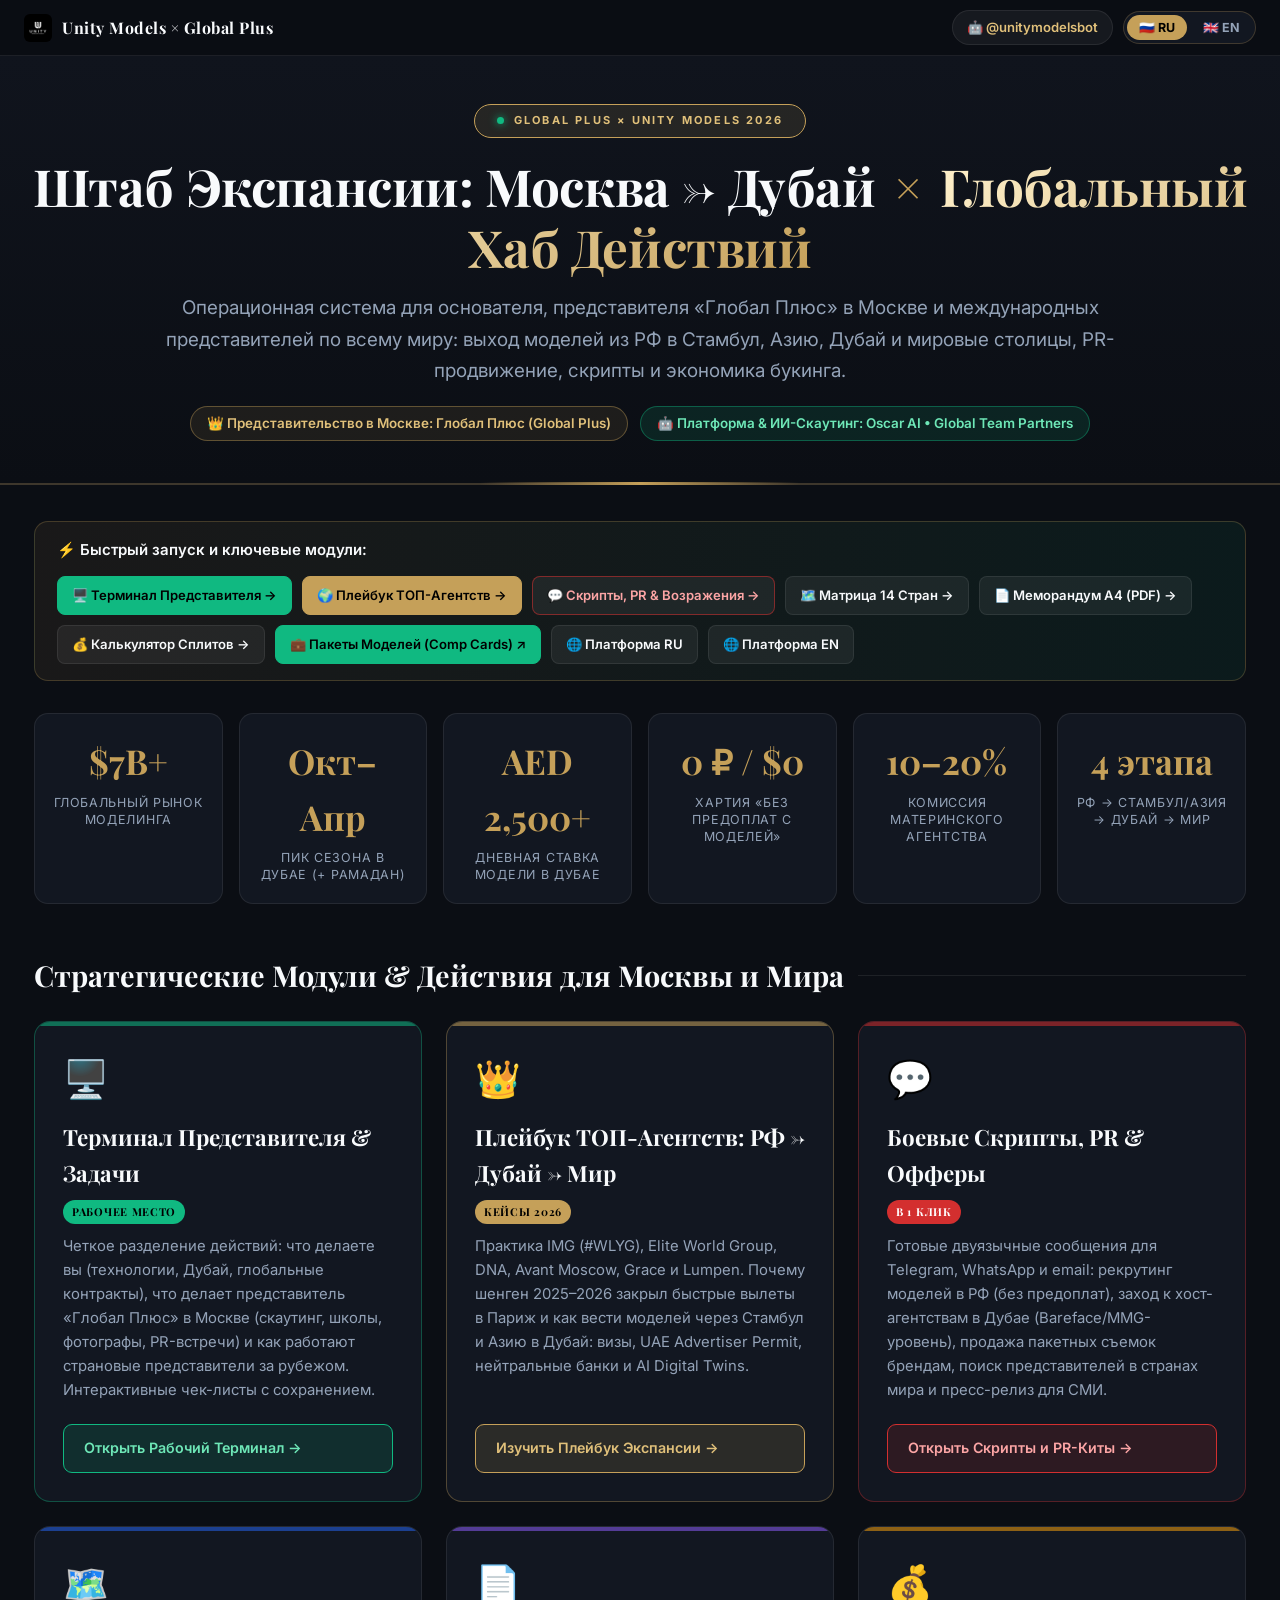
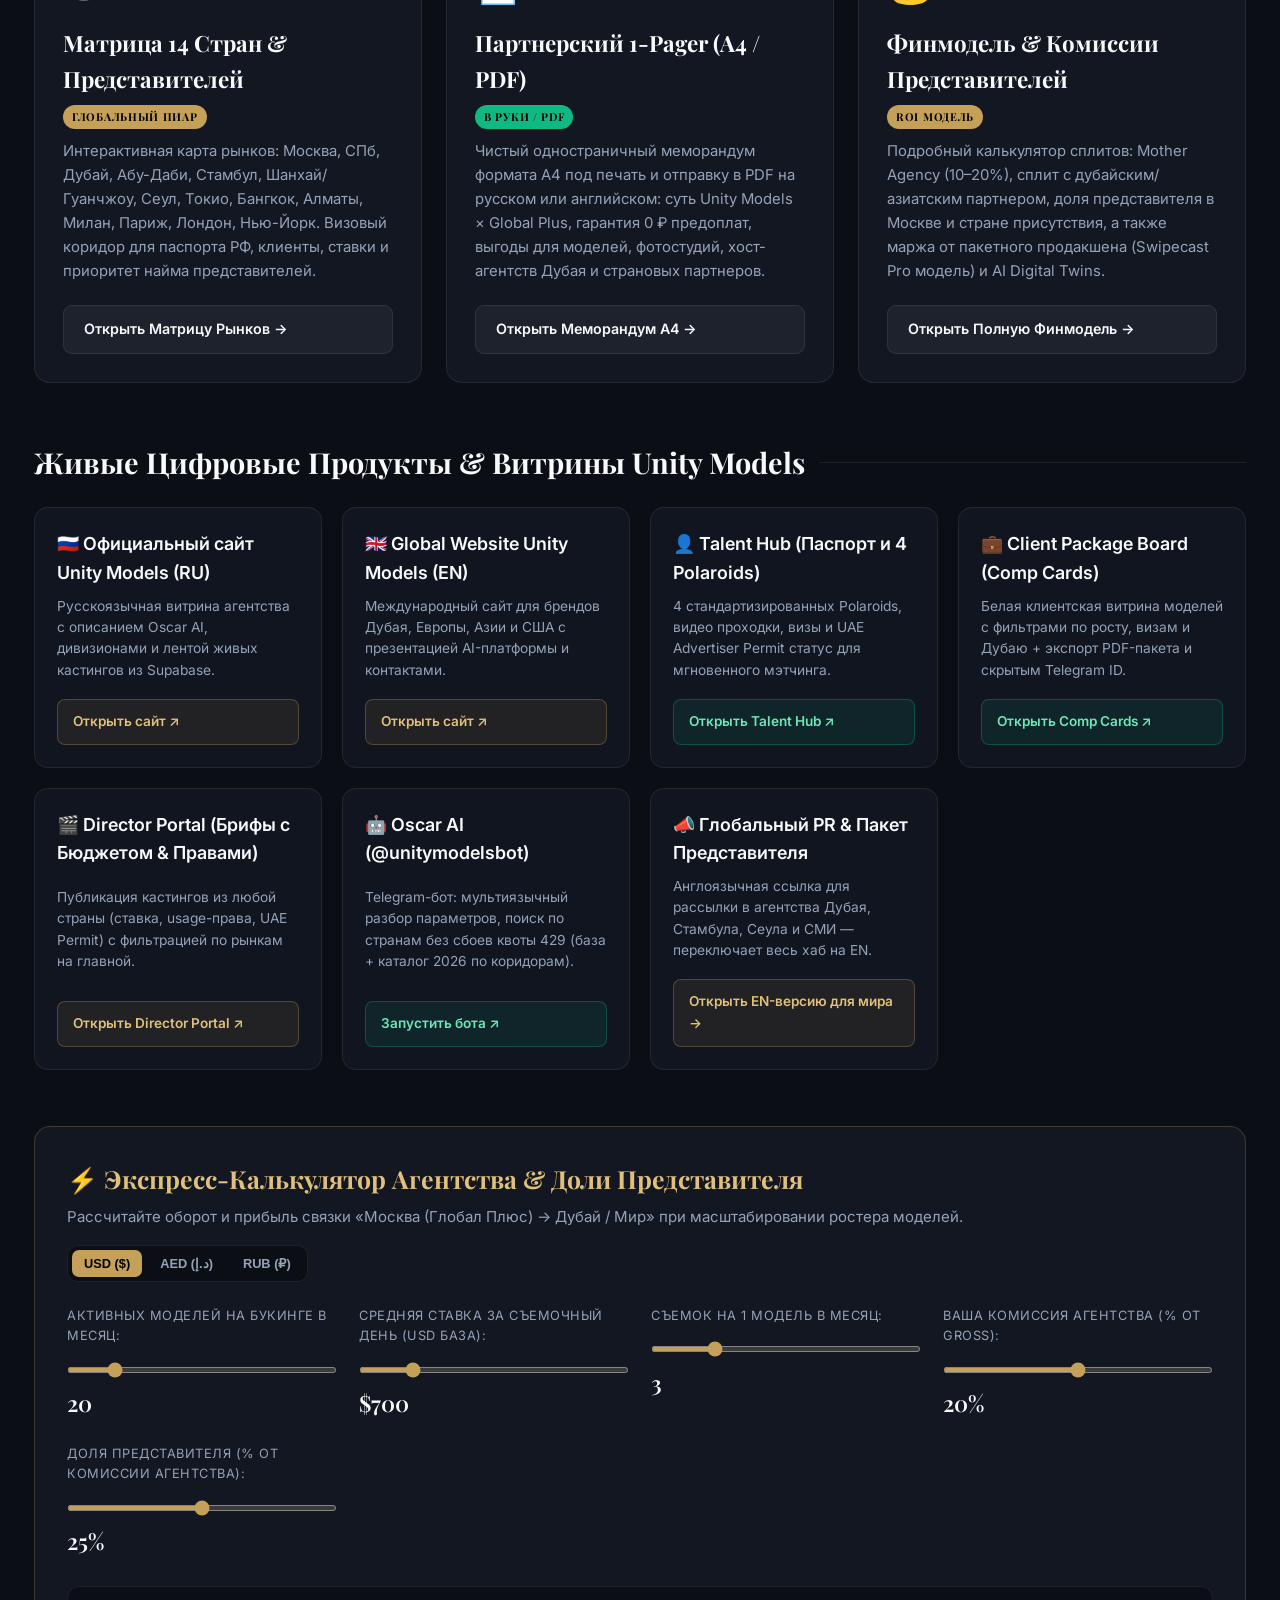
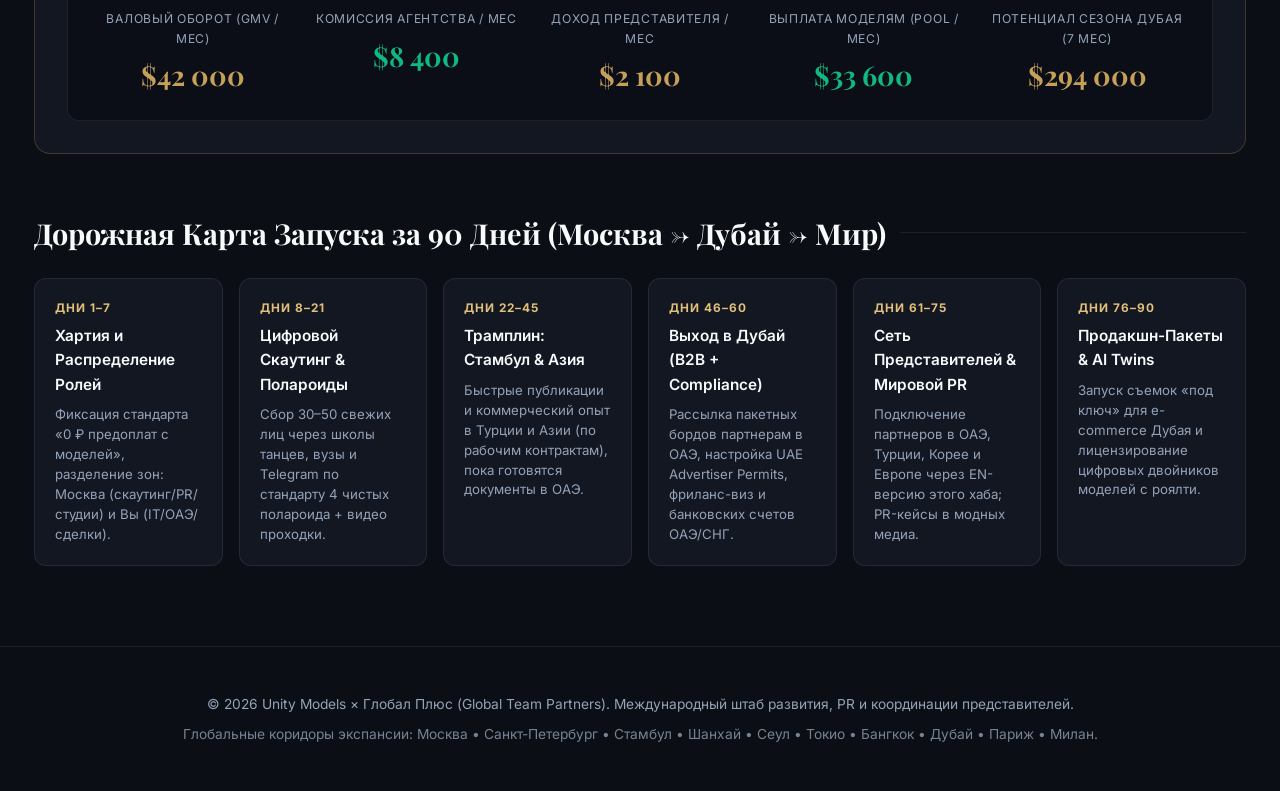
<file: index.html>
<!DOCTYPE html>
<html lang="ru">
<head>
    <meta charset="UTF-8">
    <meta name="viewport" content="width=device-width, initial-scale=1.0">
    <title>Unity Models × Global Plus | Global Action Hub & Expansion HQ (RU / EN)</title>
    <link rel="icon" type="image/png" href="images/logo.png">
    <link href="https://fonts.googleapis.com/css2?family=Playfair+Display:ital,wght@0,600;0,700;1,400&family=Inter:wght@300;400;500;600;700&display=swap" rel="stylesheet">
    <link rel="stylesheet" href="hub.css">
</head>
<body>

<!-- Top Utility Bar with Language Switcher -->
<div class="top-utility-bar">
    <div class="top-left-nav">
        <a href="index.html" class="top-logo-link">
            <img src="images/logo.png" alt="Unity Models" onerror="this.onerror=null;this.src='https://unityspirit.github.io/unity-models-platform/images/logo.png'">
            <span data-i18n="brand_name">Unity Models × Global Plus</span>
        </a>
    </div>
    <div class="top-right-controls">
        <a href="https://t.me/unitymodelsbot" target="_blank" rel="noopener noreferrer" class="nav-back-pill" data-i18n="bot_btn">🤖 @unitymodelsbot</a>
        <div class="lang-switcher" aria-label="Language Switcher">
            <button class="lang-btn active" data-lang="ru" onclick="HubI18n.setLang('ru')">🇷🇺 RU</button>
            <button class="lang-btn" data-lang="en" onclick="HubI18n.setLang('en')">🇬🇧 EN</button>
        </div>
    </div>
</div>

<!-- Hero Header -->
<header class="hero-header">
    <div class="brand-pill">
        <span class="dot"></span>
        <span data-i18n="hero_pill">GLOBAL PLUS × UNITY MODELS 2026</span>
    </div>
    <h1 data-i18n-html="hero_h1">Штаб Экспансии: Москва → Дубай <span class="cross">&times;</span> <span class="highlight">Глобальный Хаб Действий</span></h1>
    <p class="subtitle" data-i18n="hero_sub">Операционная система для основателя, представителя «Глобал Плюс» в Москве и международных представителей по всему миру: выход моделей из РФ в Стамбул, Азию, Дубай и мировые столицы, PR-продвижение, скрипты и экономика букинга.</p>
    <div class="badge-cluster">
        <div class="partner-badge" data-i18n="badge_moscow">👑 Представительство в Москве: Глобал Плюс (Global Plus)</div>
        <div class="tech-badge" data-i18n="badge_tech">🤖 Платформа & ИИ-Скаутинг: Oscar AI • Global Team Partners</div>
    </div>
</header>

<div class="container">

    <!-- Fast Actions Bar -->
    <div class="fast-actions-bar">
        <div class="fast-actions-title">
            <span data-i18n="fast_title">⚡ Быстрый запуск и ключевые модули:</span>
        </div>
        <div class="fast-actions-links">
            <a href="office.html" class="fast-btn emerald" data-i18n="fast_office">🖥️ Терминал Представителя &rarr;</a>
            <a href="playbook.html" class="fast-btn gold" data-i18n="fast_playbook">🌍 Плейбук ТОП-Агентств &rarr;</a>
            <a href="scripts.html" class="fast-btn crimson" data-i18n="fast_scripts">💬 Скрипты, PR & Возражения &rarr;</a>
            <a href="markets.html" class="fast-btn" data-i18n="fast_markets">🗺️ Матрица 14 Стран &rarr;</a>
            <a href="onepager.html" class="fast-btn" data-i18n="fast_pager">📄 Меморандум А4 (PDF) &rarr;</a>
            <a href="calculator.html" class="fast-btn" data-i18n="fast_calc">💰 Калькулятор Сплитов &rarr;</a>
            <a href="https://unityspirit.github.io/unity-models-platform/package.html" target="_blank" rel="noopener noreferrer" class="fast-btn emerald" data-i18n="fast_pkg">💼 Пакеты Моделей (Comp Cards) &nearr;</a>
            <a href="https://globalteamgroup.github.io/unity-models-platform/" target="_blank" rel="noopener noreferrer" class="fast-btn" data-i18n="live_ru">🌐 Платформа RU &nearr;</a>
            <a href="https://unityspirit.github.io/unity-models-platform/" target="_blank" rel="noopener noreferrer" class="fast-btn" data-i18n="live_en">🌐 Platform EN &nearr;</a>
        </div>
    </div>

    <!-- Stats Bar -->
    <div class="stats-bar">
        <div class="stat-card">
            <div class="stat-num">$7B+</div>
            <div class="stat-label" data-i18n="stat_1">Глобальный рынок моделинга</div>
        </div>
        <div class="stat-card">
            <div class="stat-num" data-i18n="stat_2_val">Окт–Апр</div>
            <div class="stat-label" data-i18n="stat_2">Пик сезона в Дубае (+ Рамадан)</div>
        </div>
        <div class="stat-card">
            <div class="stat-num">AED 2,500+</div>
            <div class="stat-label" data-i18n="stat_3">Дневная ставка модели в Дубае</div>
        </div>
        <div class="stat-card">
            <div class="stat-num" data-i18n="stat_4_val">0 ₽ / $0</div>
            <div class="stat-label" data-i18n="stat_4">Хартия «Без предоплат с моделей»</div>
        </div>
        <div class="stat-card">
            <div class="stat-num">10–20%</div>
            <div class="stat-label" data-i18n="stat_5">Комиссия материнского агентства</div>
        </div>
        <div class="stat-card">
            <div class="stat-num" data-i18n="stat_6_val">4 этапа</div>
            <div class="stat-label" data-i18n="stat_6">РФ → Стамбул/Азия → Дубай → Мир</div>
        </div>
    </div>

    <!-- Section 1: Core Modules -->
    <h2 class="section-heading" data-i18n="sec1_heading">Стратегические Модули &amp; Действия для Москвы и Мира</h2>

    <div class="grid-core">

        <div class="hub-card" style="--card-accent: var(--emerald); border-color: rgba(16, 185, 129, 0.35);">
            <div>
                <span class="card-icon">🖥️</span>
                <h3 class="card-title">
                    <span data-i18n="c1_title">Терминал Представителя &amp; Задачи</span>
                    <span class="badge-emerald" data-i18n="c1_badge">РАБОЧЕЕ МЕСТО</span>
                </h3>
                <p class="card-desc" data-i18n="c1_desc">Четкое разделение действий: что делаете вы (технологии, Дубай, глобальные контракты), что делает представитель «Глобал Плюс» в Москве (скаутинг, школы, фотографы, PR-встречи) и как работают страновые представители за рубежом. Интерактивные чек-листы с сохранением.</p>
            </div>
            <a href="office.html" class="btn-card" style="background: rgba(16, 185, 129, 0.14); border-color: var(--emerald); color: #6EE7B7;">
                <span data-i18n="c1_btn">Открыть Рабочий Терминал &rarr;</span>
            </a>
        </div>

        <div class="hub-card" style="--card-accent: var(--gold); border-color: rgba(197, 160, 89, 0.35);">
            <div>
                <span class="card-icon">👑</span>
                <h3 class="card-title">
                    <span data-i18n="c2_title">Плейбук ТОП-Агентств: РФ → Дубай → Мир</span>
                    <span class="badge-gold" data-i18n="c2_badge">КЕЙСЫ 2026</span>
                </h3>
                <p class="card-desc" data-i18n="c2_desc">Практика IMG (#WLYG), Elite World Group, DNA, Avant Moscow, Grace и Lumpen. Почему шенген 2025–2026 закрыл быстрые вылеты в Париж и как вести моделей через Стамбул и Азию в Дубай: визы, UAE Advertiser Permit, нейтральные банки и AI Digital Twins.</p>
            </div>
            <a href="playbook.html" class="btn-card" style="background: rgba(197, 160, 89, 0.14); border-color: var(--gold); color: var(--gold-light);">
                <span data-i18n="c2_btn">Изучить Плейбук Экспансии &rarr;</span>
            </a>
        </div>

        <div class="hub-card" style="--card-accent: var(--red); border-color: rgba(211, 47, 47, 0.35);">
            <div>
                <span class="card-icon">💬</span>
                <h3 class="card-title">
                    <span data-i18n="c3_title">Боевые Скрипты, PR &amp; Офферы</span>
                    <span class="badge-hot" data-i18n="c3_badge">В 1 КЛИК</span>
                </h3>
                <p class="card-desc" data-i18n="c3_desc">Готовые двуязычные сообщения для Telegram, WhatsApp и email: рекрутинг моделей в РФ (без предоплат), заход к хост-агентствам в Дубае (Bareface/MMG-уровень), продажа пакетных съемок брендам, поиск представителей в странах мира и пресс-релиз для СМИ.</p>
            </div>
            <a href="scripts.html" class="btn-card" style="background: rgba(211, 47, 47, 0.14); border-color: var(--red); color: #FCA5A5;">
                <span data-i18n="c3_btn">Открыть Скрипты и PR-Киты &rarr;</span>
            </a>
        </div>

        <div class="hub-card" style="--card-accent: var(--blue);">
            <div>
                <span class="card-icon">🗺️</span>
                <h3 class="card-title">
                    <span data-i18n="c4_title">Матрица 14 Стран &amp; Представителей</span>
                    <span class="badge-gold" data-i18n="c4_badge">ГЛОБАЛЬНЫЙ ПИАР</span>
                </h3>
                <p class="card-desc" data-i18n="c4_desc">Интерактивная карта рынков: Москва, СПб, Дубай, Абу-Даби, Стамбул, Шанхай/Гуанчжоу, Сеул, Токио, Бангкок, Алматы, Милан, Париж, Лондон, Нью-Йорк. Визовый коридор для паспорта РФ, клиенты, ставки и приоритет найма представителей.</p>
            </div>
            <a href="markets.html" class="btn-card">
                <span data-i18n="c4_btn">Открыть Матрицу Рынков &rarr;</span>
            </a>
        </div>

        <div class="hub-card" style="--card-accent: var(--purple);">
            <div>
                <span class="card-icon">📄</span>
                <h3 class="card-title">
                    <span data-i18n="c5_title">Партнерский 1-Pager (А4 / PDF)</span>
                    <span class="badge-emerald" data-i18n="c5_badge">В РУКИ / PDF</span>
                </h3>
                <p class="card-desc" data-i18n="c5_desc">Чистый одностраничный меморандум формата А4 под печать и отправку в PDF на русском или английском: суть Unity Models × Global Plus, гарантия 0 ₽ предоплат, выгоды для моделей, фотостудий, хост-агентств Дубая и страновых партнеров.</p>
            </div>
            <a href="onepager.html" class="btn-card">
                <span data-i18n="c5_btn">Открыть Меморандум А4 &rarr;</span>
            </a>
        </div>

        <div class="hub-card" style="--card-accent: var(--amber);">
            <div>
                <span class="card-icon">💰</span>
                <h3 class="card-title">
                    <span data-i18n="c6_title">Финмодель &amp; Комиссии Представителей</span>
                    <span class="badge-gold" data-i18n="c6_badge">ROI МОДЕЛЬ</span>
                </h3>
                <p class="card-desc" data-i18n="c6_desc">Подробный калькулятор сплитов: Mother Agency (10–20%), сплит с дубайским/азиатским партнером, доля представителя в Москве и стране присутствия, а также маржа от пакетного продакшена (Swipecast Pro модель) и AI Digital Twins.</p>
            </div>
            <a href="calculator.html" class="btn-card">
                <span data-i18n="c6_btn">Открыть Полную Финмодель &rarr;</span>
            </a>
        </div>

    </div>

    <!-- Section 2: Live Platform Ecosystem -->
    <h2 class="section-heading" data-i18n="sec2_heading">Живые Цифровые Продукты &amp; Витрины Unity Models</h2>

    <div class="demo-grid">
        <div class="demo-card">
            <div class="demo-content">
                <div class="demo-title" data-i18n="d1_title">🇷🇺 Официальный сайт Unity Models (RU)</div>
                <div class="demo-subtitle" data-i18n="d1_desc">Русскоязычная витрина агентства с описанием Oscar AI, дивизионами и лентой живых кастингов из Supabase.</div>
                <a href="https://globalteamgroup.github.io/unity-models-platform/" target="_blank" rel="noopener noreferrer" class="demo-link">
                    <span data-i18n="d_open">Открыть сайт &nearr;</span>
                </a>
            </div>
        </div>

        <div class="demo-card">
            <div class="demo-content">
                <div class="demo-title" data-i18n="d2_title">🇬🇧 Global Website Unity Models (EN)</div>
                <div class="demo-subtitle" data-i18n="d2_desc">Международный сайт для брендов Дубая, Европы, Азии и США с презентацией AI-платформы и контактами.</div>
                <a href="https://unityspirit.github.io/unity-models-platform/" target="_blank" rel="noopener noreferrer" class="demo-link">
                    <span data-i18n="d_open">Открыть сайт &nearr;</span>
                </a>
            </div>
        </div>

        <div class="demo-card">
            <div class="demo-content">
                <div class="demo-title" data-i18n="d3_title">👤 Talent Hub (Паспорт и 4 Polaroids)</div>
                <div class="demo-subtitle" data-i18n="d3_desc">4 стандартизированных Polaroids, видео проходки, визы и UAE Advertiser Permit статус для мгновенного мэтчинга.</div>
                <a href="https://unityspirit.github.io/unity-models-platform/hub.html" target="_blank" rel="noopener noreferrer" class="demo-link emerald">
                    <span data-i18n="d3_btn">Открыть Talent Hub &nearr;</span>
                </a>
            </div>
        </div>

        <div class="demo-card">
            <div class="demo-content">
                <div class="demo-title" data-i18n="d7_title">💼 Client Package Board (Comp Cards)</div>
                <div class="demo-subtitle" data-i18n="d7_desc">Белая клиентская витрина моделей с фильтрами по росту, визам и Дубаю + экспорт PDF-пакета и скрытым Telegram ID.</div>
                <a href="https://unityspirit.github.io/unity-models-platform/package.html" target="_blank" rel="noopener noreferrer" class="demo-link emerald">
                    <span data-i18n="d7_btn">Открыть Comp Cards &nearr;</span>
                </a>
            </div>
        </div>

        <div class="demo-card">
            <div class="demo-content">
                <div class="demo-title" data-i18n="d4_title">🎬 Director Portal (Для Кастинг-Директоров)</div>
                <div class="demo-subtitle" data-i18n="d4_desc">Публикация кастингов из любой страны с мгновенным сохранением в базу и отображением на главной странице.</div>
                <a href="https://unityspirit.github.io/unity-models-platform/directors.html" target="_blank" rel="noopener noreferrer" class="demo-link">
                    <span data-i18n="d4_btn">Открыть Director Portal &nearr;</span>
                </a>
            </div>
        </div>

        <div class="demo-card">
            <div class="demo-content">
                <div class="demo-title" data-i18n="d5_title">🤖 Oscar AI (@unitymodelsbot)</div>
                <div class="demo-subtitle" data-i18n="d5_desc">Telegram-бот: мультиязычный разбор параметров по тексту/фото, пошаговая анкета и подбор кастингов по странам.</div>
                <a href="https://t.me/unitymodelsbot" target="_blank" rel="noopener noreferrer" class="demo-link emerald">
                    <span data-i18n="d5_btn">Запустить бота &nearr;</span>
                </a>
            </div>
        </div>

        <div class="demo-card">
            <div class="demo-content">
                <div class="demo-title" data-i18n="d6_title">📣 Глобальный PR &amp; Пакет Представителя</div>
                <div class="demo-subtitle" data-i18n="d6_desc">Англоязычная ссылка для рассылки в агентства Дубая, Стамбула, Сеула и СМИ — переключает весь хаб на EN.</div>
                <a href="index.html?lang=en" class="demo-link">
                    <span data-i18n="d6_btn">Открыть EN-версию для мира &rarr;</span>
                </a>
            </div>
        </div>
    </div>

    <!-- Section 3: Express Calculator -->
    <div class="calc-box">
        <div class="calc-header">
            <div>
                <h3 data-i18n="calc_title">⚡ Экспресс-Калькулятор Агентства &amp; Доли Представителя</h3>
                <p data-i18n="calc_sub">Рассчитайте оборот и прибыль связки «Москва (Глобал Плюс) → Дубай / Мир» при масштабировании ростера моделей.</p>
            </div>
            <div class="currency-switch">
                <button class="cur-btn active" data-cur="USD" onclick="setCurrency('USD')">USD ($)</button>
                <button class="cur-btn" data-cur="AED" onclick="setCurrency('AED')">AED (د.إ)</button>
                <button class="cur-btn" data-cur="RUB" onclick="setCurrency('RUB')">RUB (₽)</button>
            </div>
        </div>

        <div class="calc-controls">
            <div class="calc-input-group">
                <label data-i18n="calc_l1">Активных моделей на букинге в месяц:</label>
                <input type="range" class="calc-slider" id="cModels" min="5" max="100" step="5" value="20" oninput="updateExpressCalc()">
                <div class="calc-val-display" id="cModelsVal">20</div>
            </div>
            <div class="calc-input-group">
                <label data-i18n="calc_l2">Средняя ставка за съемочный день (USD база):</label>
                <input type="range" class="calc-slider" id="cRate" min="300" max="2500" step="50" value="700" oninput="updateExpressCalc()">
                <div class="calc-val-display" id="cRateVal">$700</div>
            </div>
            <div class="calc-input-group">
                <label data-i18n="calc_l3">Съемок на 1 модель в месяц:</label>
                <input type="range" class="calc-slider" id="cBookings" min="1" max="10" step="1" value="3" oninput="updateExpressCalc()">
                <div class="calc-val-display" id="cBookingsVal">3</div>
            </div>
            <div class="calc-input-group">
                <label data-i18n="calc_l4">Ваша комиссия агентства (% от gross):</label>
                <input type="range" class="calc-slider" id="cAgencyPct" min="10" max="30" step="1" value="20" oninput="updateExpressCalc()">
                <div class="calc-val-display" id="cAgencyPctVal">20%</div>
            </div>
            <div class="calc-input-group">
                <label data-i18n="calc_l5">Доля представителя (% от комиссии агентства):</label>
                <input type="range" class="calc-slider" id="cRepPct" min="10" max="40" step="5" value="25" oninput="updateExpressCalc()">
                <div class="calc-val-display" id="cRepPctVal">25%</div>
            </div>
        </div>

        <div class="calc-results">
            <div>
                <div class="res-item-title" data-i18n="res_gross">Валовый оборот (GMV / мес)</div>
                <div class="res-item-val gold" id="rGross">$42,000</div>
            </div>
            <div>
                <div class="res-item-title" data-i18n="res_agency">Комиссия агентства / мес</div>
                <div class="res-item-val" id="rAgency">$8,400</div>
            </div>
            <div>
                <div class="res-item-title" data-i18n="res_rep">Доход представителя / мес</div>
                <div class="res-item-val gold" id="rRep">$2,100</div>
            </div>
            <div>
                <div class="res-item-title" data-i18n="res_models">Выплата моделям (pool / мес)</div>
                <div class="res-item-val" id="rModels">$33,600</div>
            </div>
            <div>
                <div class="res-item-title" data-i18n="res_season">Потенциал сезона Дубая (7 мес)</div>
                <div class="res-item-val gold" id="rSeason">$294,000</div>
            </div>
        </div>
    </div>

    <!-- Section 4: 90-Day Expansion Timeline -->
    <h2 class="section-heading" data-i18n="sec4_heading">Дорожная Карта Запуска за 90 Дней (Москва → Дубай → Мир)</h2>
    <div class="timeline-grid">
        <div class="timeline-card">
            <div class="timeline-day" data-i18n="t1_day">Дни 1–7</div>
            <div class="timeline-step" data-i18n="t1_step">Хартия и Распределение Ролей</div>
            <div class="timeline-desc" data-i18n="t1_desc">Фиксация стандарта «0 ₽ предоплат с моделей», разделение зон: Москва (скаутинг/PR/студии) и Вы (IT/ОАЭ/сделки).</div>
        </div>
        <div class="timeline-card">
            <div class="timeline-day" data-i18n="t2_day">Дни 8–21</div>
            <div class="timeline-step" data-i18n="t2_step">Цифровой Скаутинг &amp; Полароиды</div>
            <div class="timeline-desc" data-i18n="t2_desc">Сбор 30–50 свежих лиц через школы танцев, вузы и Telegram по стандарту 4 чистых полароида + видео проходки.</div>
        </div>
        <div class="timeline-card">
            <div class="timeline-day" data-i18n="t3_day">Дни 22–45</div>
            <div class="timeline-step" data-i18n="t3_step">Трамплин: Стамбул &amp; Азия</div>
            <div class="timeline-desc" data-i18n="t3_desc">Быстрые публикации и коммерческий опыт в Турции и Азии (по рабочим контрактам), пока готовятся документы в ОАЭ.</div>
        </div>
        <div class="timeline-card">
            <div class="timeline-day" data-i18n="t4_day">Дни 46–60</div>
            <div class="timeline-step" data-i18n="t4_step">Выход в Дубай (B2B + Compliance)</div>
            <div class="timeline-desc" data-i18n="t4_desc">Рассылка пакетных бордов партнерам в ОАЭ, настройка UAE Advertiser Permits, фриланс-виз и банковских счетов ОАЭ/СНГ.</div>
        </div>
        <div class="timeline-card">
            <div class="timeline-day" data-i18n="t5_day">Дни 61–75</div>
            <div class="timeline-step" data-i18n="t5_step">Сеть Представителей &amp; Мировой PR</div>
            <div class="timeline-desc" data-i18n="t5_desc">Подключение партнеров в ОАЭ, Турции, Корее и Европе через EN-версию этого хаба; PR-кейсы в модных медиа.</div>
        </div>
        <div class="timeline-card">
            <div class="timeline-day" data-i18n="t6_day">Дни 76–90</div>
            <div class="timeline-step" data-i18n="t6_step">Продакшн-Пакеты &amp; AI Twins</div>
            <div class="timeline-desc" data-i18n="t6_desc">Запуск съемок «под ключ» для e-commerce Дубая и лицензирование цифровых двойников моделей с роялти.</div>
        </div>
    </div>

</div>

<footer>
    <p data-i18n="footer_copy">© 2026 Unity Models × Глобал Плюс (Global Team Partners). Международный штаб развития, PR и координации представителей.</p>
    <p style="margin-top: 8px; opacity: 0.78;" data-i18n="footer_sub">Глобальные коридоры экспансии: Москва • Санкт-Петербург • Стамбул • Шанхай • Сеул • Токио • Бангкок • Дубай • Париж • Милан.</p>
</footer>

<script src="i18n.js"></script>
<script>
const INDEX_DICT = {
    ru: {
        hero_pill: 'GLOBAL PLUS × UNITY MODELS 2026',
        hero_h1: 'Штаб Экспансии: Москва → Дубай <span class="cross">&times;</span> <span class="highlight">Глобальный Хаб Действий</span>',
        hero_sub: 'Операционная система для основателя, представителя «Глобал Плюс» в Москве и международных представителей по всему миру: выход моделей из РФ в Стамбул, Азию, Дубай и мировые столицы, PR-продвижение, скрипты и экономика букинга.',
        badge_moscow: '👑 Представительство в Москве: Глобал Плюс (Global Plus)',
        badge_tech: '🤖 Платформа & ИИ-Скаутинг: Oscar AI • Global Team Partners',
        fast_title: '⚡ Быстрый запуск и ключевые модули:',
        fast_office: '🖥️ Терминал Представителя →',
        fast_playbook: '🌍 Плейбук ТОП-Агентств →',
        fast_scripts: '💬 Скрипты, PR & Возражения →',
        fast_markets: '🗺️ Матрица 14 Стран →',
        fast_pager: '📄 Меморандум А4 (PDF) →',
        fast_calc: '💰 Калькулятор Сплитов →',
        stat_1: 'Глобальный рынок моделинга',
        stat_2_val: 'Окт–Апр',
        stat_2: 'Пик сезона в Дубае (+ Рамадан)',
        stat_3: 'Дневная ставка модели в Дубае',
        stat_4_val: '0 ₽ / $0',
        stat_4: 'Хартия «Без предоплат с моделей»',
        stat_5: 'Комиссия материнского агентства',
        stat_6_val: '4 этапа',
        stat_6: 'РФ → Стамбул/Азия → Дубай → Мир',
        sec1_heading: 'Стратегические Модули & Действия для Москвы и Мира',
        c1_title: 'Терминал Представителя & Задачи',
        c1_badge: 'РАБОЧЕЕ МЕСТО',
        c1_desc: 'Четкое разделение действий: что делаете вы (технологии, Дубай, глобальные контракты), что делает представитель «Глобал Плюс» в Москве (скаутинг, школы, фотографы, PR-встречи) и как работают страновые представители за рубежом. Интерактивные чек-листы с сохранением.',
        c1_btn: 'Открыть Рабочий Терминал →',
        c2_title: 'Плейбук ТОП-Агентств: РФ → Дубай → Мир',
        c2_badge: 'КЕЙСЫ 2026',
        c2_desc: 'Практика IMG (#WLYG), Elite World Group, DNA, Avant Moscow, Grace и Lumpen. Почему шенген 2025–2026 закрыл быстрые вылеты в Париж и как вести моделей через Стамбул и Азию в Дубай: визы, UAE Advertiser Permit, нейтральные банки и AI Digital Twins.',
        c2_btn: 'Изучить Плейбук Экспансии →',
        c3_title: 'Боевые Скрипты, PR & Офферы',
        c3_badge: 'В 1 КЛИК',
        c3_desc: 'Готовые двуязычные сообщения для Telegram, WhatsApp и email: рекрутинг моделей в РФ (без предоплат), заход к хост-агентствам в Дубае (Bareface/MMG-уровень), продажа пакетных съемок брендам, поиск представителей в странах мира и пресс-релиз для СМИ.',
        c3_btn: 'Открыть Скрипты и PR-Киты →',
        c4_title: 'Матрица 14 Стран & Представителей',
        c4_badge: 'ГЛОБАЛЬНЫЙ ПИАР',
        c4_desc: 'Интерактивная карта рынков: Москва, СПб, Дубай, Абу-Даби, Стамбул, Шанхай/Гуанчжоу, Сеул, Токио, Бангкок, Алматы, Милан, Париж, Лондон, Нью-Йорк. Визовый коридор для паспорта РФ, клиенты, ставки и приоритет найма представителей.',
        c4_btn: 'Открыть Матрицу Рынков →',
        c5_title: 'Партнерский 1-Pager (А4 / PDF)',
        c5_badge: 'В РУКИ / PDF',
        c5_desc: 'Чистый одностраничный меморандум формата А4 под печать и отправку в PDF на русском или английском: суть Unity Models × Global Plus, гарантия 0 ₽ предоплат, выгоды для моделей, фотостудий, хост-агентств Дубая и страновых партнеров.',
        c5_btn: 'Открыть Меморандум А4 →',
        c6_title: 'Финмодель & Комиссии Представителей',
        c6_badge: 'ROI МОДЕЛЬ',
        c6_desc: 'Подробный калькулятор сплитов: Mother Agency (10–20%), сплит с дубайским/азиатским партнером, доля представителя в Москве и стране присутствия, а также маржа от пакетного продакшена (Swipecast Pro модель) и AI Digital Twins.',
        c6_btn: 'Открыть Полную Финмодель →',
        sec2_heading: 'Живые Цифровые Продукты & Витрины Unity Models',
        d1_title: '🇷🇺 Официальный сайт Unity Models (RU)',
        d1_desc: 'Русскоязычная витрина агентства с описанием Oscar AI, дивизионами и лентой живых кастингов из Supabase.',
        d2_title: '🇬🇧 Global Website Unity Models (EN)',
        d2_desc: 'Международный сайт для брендов Дубая, Европы, Азии и США с презентацией AI-платформы и контактами.',
        d3_title: '👤 Talent Hub (Паспорт и 4 Polaroids)',
        d3_desc: '4 стандартизированных Polaroids, видео проходки, визы и UAE Advertiser Permit статус для мгновенного мэтчинга.',
        d4_title: '🎬 Director Portal (Брифы с Бюджетом & Правами)',
        d4_desc: 'Публикация кастингов из любой страны (ставка, usage-права, UAE Permit) с фильтрацией по рынкам на главной.',
        d5_title: '🤖 Oscar AI (@unitymodelsbot)',
        d5_desc: 'Telegram-бот: мультиязычный разбор параметров, поиск по странам без сбоев квоты 429 (база + каталог 2026 по коридорам).',
        d6_title: '📣 Глобальный PR & Пакет Представителя',
        d6_desc: 'Англоязычная ссылка для рассылки в агентства Дубая, Стамбула, Сеула и СМИ — переключает весь хаб на EN.',
        d7_title: '💼 Client Package Board (Comp Cards)',
        d7_desc: 'Белая клиентская витрина моделей с фильтрами по росту, визам и Дубаю + экспорт PDF-пакета и скрытым Telegram ID.',
        d_open: 'Открыть сайт ↗',
        d3_btn: 'Открыть Talent Hub ↗',
        d4_btn: 'Открыть Director Portal ↗',
        d5_btn: 'Запустить бота ↗',
        d6_btn: 'Открыть EN-версию для мира →',
        d7_btn: 'Открыть Comp Cards ↗',
        fast_pkg: '💼 Пакеты Моделей (Comp Cards) ↗',
        calc_title: '⚡ Экспресс-Калькулятор Агентства & Доли Представителя',
        calc_sub: 'Рассчитайте оборот и прибыль связки «Москва (Глобал Плюс) → Дубай / Мир» при масштабировании ростера моделей.',
        calc_l1: 'Активных моделей на букинге в месяц:',
        calc_l2: 'Средняя ставка за съемочный день (USD база):',
        calc_l3: 'Съемок на 1 модель в месяц:',
        calc_l4: 'Ваша комиссия агентства (% от gross):',
        calc_l5: 'Доля представителя (% от комиссии агентства):',
        res_gross: 'Валовый оборот (GMV / мес)',
        res_agency: 'Комиссия агентства / мес',
        res_rep: 'Доход представителя / мес',
        res_models: 'Выплата моделям (pool / мес)',
        res_season: 'Потенциал сезона Дубая (7 мес)',
        sec4_heading: 'Дорожная Карта Запуска за 90 Дней (Москва → Дубай → Мир)',
        t1_day: 'Дни 1–7',
        t1_step: 'Хартия и Распределение Ролей',
        t1_desc: 'Фиксация стандарта «0 ₽ предоплат с моделей», разделение зон: Москва (скаутинг/PR/студии) и Вы (IT/ОАЭ/сделки).',
        t2_day: 'Дни 8–21',
        t2_step: 'Цифровой Скаутинг & Полароиды',
        t2_desc: 'Сбор 30–50 свежих лиц через школы танцев, вузы и Telegram по стандарту 4 чистых полароида + видео проходки.',
        t3_day: 'Дни 22–45',
        t3_step: 'Трамплин: Стамбул & Азия',
        t3_desc: 'Быстрые публикации и коммерческий опыт в Турции и Азии (по рабочим контрактам), пока готовятся документы в ОАЭ.',
        t4_day: 'Дни 46–60',
        t4_step: 'Выход в Дубай (B2B + Compliance)',
        t4_desc: 'Рассылка пакетных бордов партнерам в ОАЭ, настройка UAE Advertiser Permits, фриланс-виз и банковских счетов ОАЭ/СНГ.',
        t5_day: 'Дни 61–75',
        t5_step: 'Сеть Представителей & Мировой PR',
        t5_desc: 'Подключение партнеров в ОАЭ, Турции, Корее и Европе через EN-версию этого хаба; PR-кейсы в модных медиа.',
        t6_day: 'Дни 76–90',
        t6_step: 'Продакшн-Пакеты & AI Twins',
        t6_desc: 'Запуск съемок «под ключ» для e-commerce Дубая и лицензирование цифровых двойников моделей с роялти.'
    },
    en: {
        hero_pill: 'GLOBAL PLUS × UNITY MODELS 2026',
        hero_h1: 'Expansion HQ: Moscow → Dubai <span class="cross">&times;</span> <span class="highlight">Global Action Hub</span>',
        hero_sub: 'The operational command center for the Founder, Global Plus Moscow Representation, and International Country Representatives worldwide: scaling Russian & CIS talent into Istanbul, Asia, Dubai, and global capitals with PR playbooks, scripts, and transparent unit economics.',
        badge_moscow: '👑 Moscow Representation: Global Plus (Глобал Плюс)',
        badge_tech: '🤖 Platform & AI Scouting Core: Oscar AI • Global Team Partners',
        fast_title: '⚡ Quick Launch & Core Action Modules:',
        fast_office: '🖥️ Rep Action Terminal →',
        fast_playbook: '🌍 Top-Agency Playbook →',
        fast_scripts: '💬 Scripts, PR & Objections →',
        fast_markets: '🗺️ 14-Country Matrix →',
        fast_pager: '📄 A4 One-Pager (PDF) →',
        fast_calc: '💰 Split & ROI Calculator →',
        stat_1: 'Global Modeling Market',
        stat_2_val: 'Oct–Apr',
        stat_2: 'Dubai Peak Season (+ Ramadan)',
        stat_3: 'Dubai Commercial Day Rate',
        stat_4_val: '$0 / 0 ₽',
        stat_4: 'Zero Upfront Model Fee Charter',
        stat_5: 'Mother Agency Standard Cut',
        stat_6_val: '4 Stages',
        stat_6: 'RU → TR/Asia → Dubai → Global',
        sec1_heading: 'Strategic Action Modules for Moscow & Global Representatives',
        c1_title: 'Representative Terminal & Tasks',
        c1_badge: 'WORKSPACE',
        c1_desc: 'Clear division of ownership: what You execute (tech, Dubai deals, licensing), what the Global Plus Moscow Representative owns (scouting, dance schools, studio partners, local PR), and how International Country Reps expand worldwide. Persistent interactive checklists.',
        c1_btn: 'Open Action Terminal →',
        c2_title: 'Top-Agency Playbook: RU → Dubai → World',
        c2_badge: '2026 CASES',
        c2_desc: 'Lessons from IMG (#WLYG), Elite World Group, DNA, Avant Moscow, Grace & Lumpen. Why 2025–2026 Schengen limits require the Istanbul & Asia stepping-stone corridor into Dubai: UAE Advertiser Permits, freelance visas, neutral banking, and consensual AI Digital Twins.',
        c2_btn: 'Read Expansion Playbook →',
        c3_title: 'Outreach Scripts, PR Kits & Objections',
        c3_badge: '1-CLICK COPY',
        c3_desc: 'Ready-to-send bilingual outreach messages for WhatsApp, Telegram, and email: Russian talent scouting (Zero-Upfront Charter), pitching Dubai host agencies (Bareface/MMG tier), selling turnkey e-commerce lookbooks to brands, recruiting global reps, and press pitches.',
        c3_btn: 'Open Scripts & PR Kits →',
        c4_title: '14-Country & Representative Matrix',
        c4_badge: 'GLOBAL PR',
        c4_desc: 'Filterable market map covering Moscow, St. Petersburg, Dubai, Abu Dhabi, Istanbul, Shanghai/Guangzhou, Seoul, Tokyo, Bangkok, Almaty, Milan, Paris, London, and NYC — with visa realities, peak seasons, client verticals, rates, and rep recruitment priority.',
        c4_btn: 'Explore Country Matrix →',
        c5_title: 'Partner One-Pager (A4 / PDF Ready)',
        c5_badge: 'PRINT / PDF',
        c5_desc: 'Clean printable A4 executive memorandum in English or Russian for live meetings in Moscow, Dubai, or globally: Unity Models × Global Plus positioning, anti-scam charter, value prop for brands/host agencies, and country rep partnership terms.',
        c5_btn: 'Open Printable A4 Brief →',
        c6_title: 'Financial Model & Rep Revenue Splits',
        c6_badge: 'ROI MODEL',
        c6_desc: 'Detailed split calculator: Mother Agency (10–20%), Dubai/Asian host agency split, Moscow & International Country Representative revenue share, plus Swipecast Pro–style turnkey e-commerce production bundles and AI Twin residuals.',
        c6_btn: 'Open Full Financial Model →',
        sec2_heading: 'Live Digital Ecosystem & Portals (Unity Models)',
        d1_title: '🇷🇺 Unity Models Website (Russian)',
        d1_desc: 'Russian-language agency showcase featuring Oscar AI casting engine, divisions, and live Supabase casting feed.',
        d2_title: '🇬🇧 Unity Models Website (Global EN)',
        d2_desc: 'International brand-facing portal for Dubai, Europe, Asia, and Americas clients with live castings and bot onboarding.',
        d3_title: '👤 Talent Hub (Passport & 4 Polaroids)',
        d3_desc: 'Standardized 4-Polaroid digitals, runway walk video links, visa inventory, and UAE Advertiser Permit readiness.',
        d4_title: '🎬 Casting Director Portal (Rates & Usage)',
        d4_desc: 'Submit casting briefs with day rates, usage territory & UAE permit specs synced directly to website & Oscar AI.',
        d5_title: '🤖 Oscar AI (@unitymodelsbot)',
        d5_desc: 'Resilient Telegram casting assistant: country open-call directory fallback + Supabase matching even during 429 limits.',
        d6_title: '📣 International PR & Rep Share Link',
        d6_desc: 'Send this direct English URL (?lang=en) to agencies, brands, and country representatives in Dubai, Istanbul, Asia, or Europe.',
        d7_title: '💼 Client Package Board (Comp Cards)',
        d7_desc: 'Shareable client roster with height, division & Dubai visa filters, PDF Comp Card print export, and masked talent privacy.',
        d_open: 'Open Live Site ↗',
        d3_btn: 'Open Talent Hub ↗',
        d4_btn: 'Open Director Portal ↗',
        d5_btn: 'Launch Telegram Bot ↗',
        d6_btn: 'Copy / Open Global EN Link →',
        d7_btn: 'Open Comp Cards ↗',
        fast_pkg: '💼 Client Comp Cards ↗',
        calc_title: '⚡ Express Agency & Representative Revenue Calculator',
        calc_sub: 'Model monthly gross volume, agency commission, and representative payout across Moscow → Dubai → Global placements.',
        calc_l1: 'Active Booked Models / Month:',
        calc_l2: 'Average Shoot Day Rate (USD base):',
        calc_l3: 'Bookings per Model / Month:',
        calc_l4: 'Agency Commission (% of Gross):',
        calc_l5: 'Representative Share (% of Agency Net):',
        res_gross: 'Monthly Gross Volume (GMV)',
        res_agency: 'Agency Commission / Mo',
        res_rep: 'Representative Payout / Mo',
        res_models: 'Model Net Pool / Mo',
        res_season: 'Dubai Peak Season (7 Mo GMV)',
        sec4_heading: '90-Day Global Launch Roadmap (Moscow → Dubai → World)',
        t1_day: 'Days 1–7',
        t1_step: 'Charter & Ownership Split',
        t1_desc: 'Lock Zero-Upfront-Fee Charter, align legal/banking checklists (UAE/KZ/AM), and split roles: Moscow Rep (local) vs Founder (global/tech).',
        t2_day: 'Days 8–21',
        t2_step: 'Phygital Scouting & Polaroid QA',
        t2_desc: 'Onboard 30–50 vetted Russian/CIS faces via dance schools, universities & Telegram using strict 4-polaroid + walk-video standards.',
        t3_day: 'Days 22–45',
        t3_step: 'Stepping Stones: Istanbul & Asia',
        t3_desc: 'Build editorial tearsheets in Turkey and paid commercial volume in China/Seoul/Bangkok via sponsored work visas before Dubai/EU.',
        t4_day: 'Days 46–60',
        t4_step: 'Dubai Entry (B2B + Permits)',
        t4_desc: 'Send curated comp packages to Dubai host agencies; align UAE Advertiser Permits, freelance visas & neutral payout rails.',
        t5_day: 'Days 61–75',
        t5_step: 'Global Reps & PR Blitz',
        t5_desc: 'Recruit partner representatives in Dubai, Istanbul, Seoul & Europe using this EN hub; pitch fashion-tech PR case studies.',
        t6_day: 'Days 76–90',
        t6_step: 'Turnkey Studios & AI Twins',
        t6_desc: 'Launch fixed-price Dubai e-commerce lookbook bundles and opt-in consensual Digital Twin licensing with model residuals.'
    }
};

let currency = 'USD';
const RATES = { USD: 1, AED: 3.67, RUB: 95 };
const SYMBOLS = { USD: '$', AED: 'AED ', RUB: '₽' };

function setCurrency(cur) {
    currency = cur;
    document.querySelectorAll('.cur-btn').forEach(b => b.classList.toggle('active', b.dataset.cur === cur));
    updateExpressCalc();
}

function fmtMoney(usdVal) {
    const converted = Math.round(usdVal * RATES[currency]);
    const locale = HubI18n.getLang() === 'ru' ? 'ru-RU' : 'en-US';
    if (currency === 'RUB') return converted.toLocaleString(locale) + ' ₽';
    if (currency === 'AED') return 'AED ' + converted.toLocaleString(locale);
    return '$' + converted.toLocaleString(locale);
}

function updateExpressCalc() {
    const models = parseInt(document.getElementById('cModels').value, 10);
    const rate = parseInt(document.getElementById('cRate').value, 10);
    const bookings = parseInt(document.getElementById('cBookings').value, 10);
    const agencyPct = parseInt(document.getElementById('cAgencyPct').value, 10);
    const repPct = parseInt(document.getElementById('cRepPct').value, 10);

    document.getElementById('cModelsVal').textContent = models;
    document.getElementById('cRateVal').textContent = fmtMoney(rate);
    document.getElementById('cBookingsVal').textContent = bookings;
    document.getElementById('cAgencyPctVal').textContent = agencyPct + '%';
    document.getElementById('cRepPctVal').textContent = repPct + '%';

    const gross = models * rate * bookings;
    const agencyNet = gross * (agencyPct / 100);
    const repShare = agencyNet * (repPct / 100);
    const modelPool = gross - agencyNet;
    const season7 = gross * 7;

    document.getElementById('rGross').textContent = fmtMoney(gross);
    document.getElementById('rAgency').textContent = fmtMoney(agencyNet);
    document.getElementById('rRep').textContent = fmtMoney(repShare);
    document.getElementById('rModels').textContent = fmtMoney(modelPool);
    document.getElementById('rSeason').textContent = fmtMoney(season7);
}

HubI18n.onChange(() => updateExpressCalc());
HubI18n.init(INDEX_DICT);
updateExpressCalc();
</script>
</body>
</html>
</file>
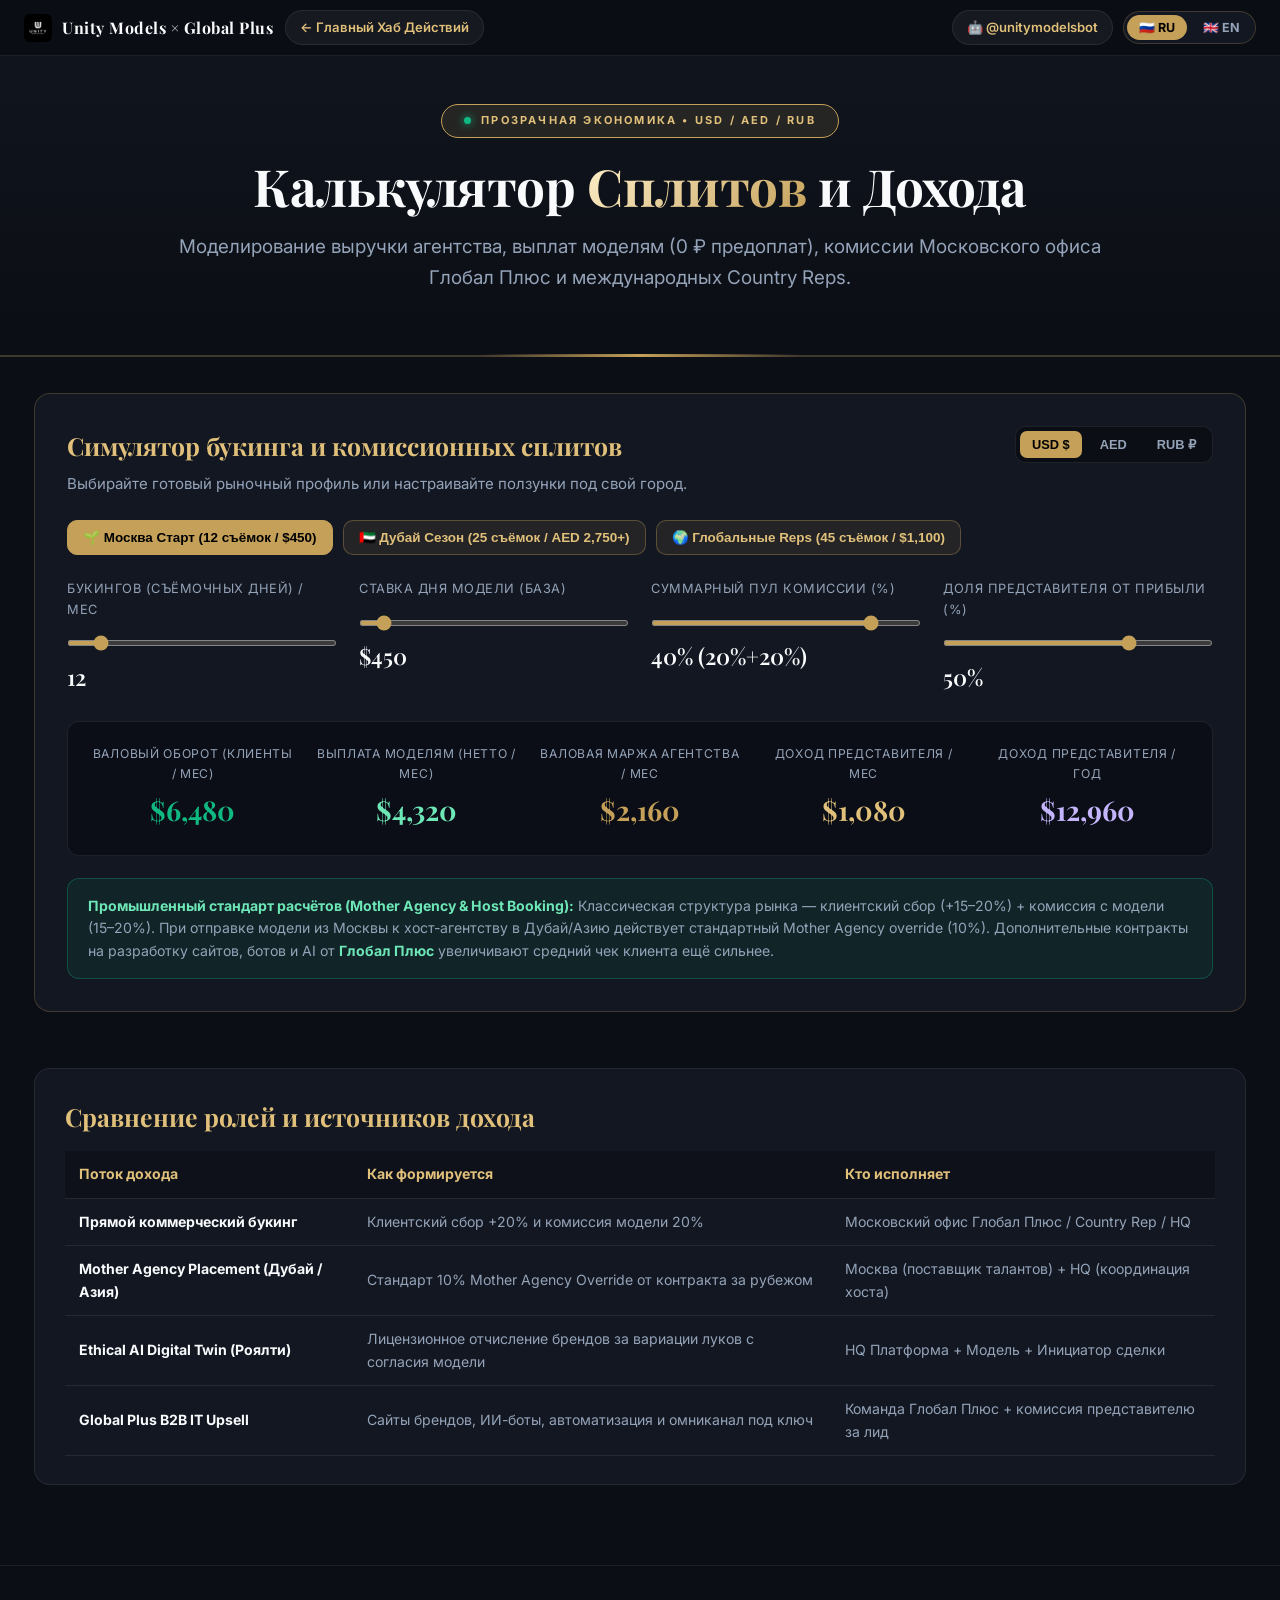
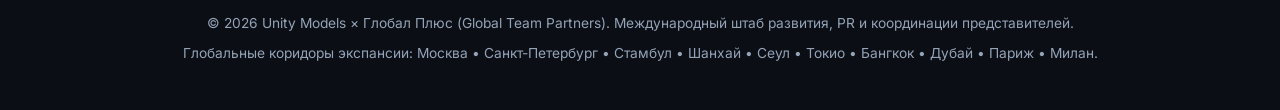
<file: calculator.html>
<!DOCTYPE html>
<html lang="ru">
<head>
    <meta charset="UTF-8">
    <meta name="viewport" content="width=device-width, initial-scale=1.0">
    <title>Unity Models × Global Plus | Agency Commission & Split Calculator (RU / EN)</title>
    <link rel="icon" type="image/png" href="images/logo.png">
    <link href="https://fonts.googleapis.com/css2?family=Playfair+Display:ital,wght@0,600;0,700;1,400&family=Inter:wght@300;400;500;600;700&display=swap" rel="stylesheet">
    <link rel="stylesheet" href="hub.css">
    <style>
        .preset-row {
            display: flex;
            gap: 10px;
            flex-wrap: wrap;
            margin-bottom: 24px;
        }
        .preset-btn {
            background: rgba(197, 160, 89, 0.1);
            border: 1px solid rgba(197, 160, 89, 0.35);
            color: var(--gold-light);
            padding: 9px 15px;
            border-radius: 10px;
            font-size: 0.84rem;
            font-weight: 600;
            cursor: pointer;
            transition: all 0.2s;
        }
        .preset-btn:hover, .preset-btn.active {
            background: var(--gold);
            color: #000;
            border-color: var(--gold);
        }
        .split-note {
            margin-top: 22px;
            padding: 16px 20px;
            border-radius: 12px;
            background: rgba(16, 185, 129, 0.08);
            border: 1px solid rgba(16, 185, 129, 0.3);
            font-size: 0.88rem;
            color: var(--text-dim);
            line-height: 1.6;
        }
        .split-note strong { color: #6EE7B7; }
    </style>
</head>
<body>

<div class="top-utility-bar">
    <div class="top-left-nav">
        <a href="index.html" class="top-logo-link">
            <img src="images/logo.png" alt="Unity Models" onerror="this.onerror=null;this.src='https://unityspirit.github.io/unity-models-platform/images/logo.png'">
            <span data-i18n="brand_name">Unity Models × Global Plus</span>
        </a>
        <a href="index.html" class="nav-back-pill" data-i18n="back_hub">← Главный Хаб Действий</a>
    </div>
    <div class="top-right-controls">
        <a href="https://t.me/unitymodelsbot" target="_blank" rel="noopener noreferrer" class="nav-back-pill" data-i18n="bot_btn">🤖 @unitymodelsbot</a>
        <div class="lang-switcher" aria-label="Language Switcher">
            <button class="lang-btn active" data-lang="ru" onclick="HubI18n.setLang('ru')">🇷🇺 RU</button>
            <button class="lang-btn" data-lang="en" onclick="HubI18n.setLang('en')">🇬🇧 EN</button>
        </div>
    </div>
</div>

<header class="hero-header">
    <div class="brand-pill">
        <span class="dot"></span>
        <span data-i18n="hero_pill">TRANSPARENT BOOKING ECONOMICS • USD / AED / RUB</span>
    </div>
    <h1 data-i18n-html="hero_h1">Калькулятор <span class="highlight">Сплитов</span> и Дохода</h1>
    <p class="subtitle" data-i18n="hero_sub">Рассчитайте валовой оборот букингов, чистую выплату моделям (Хартия 0 ₽ предоплат), доход представителя в Москве или Country Rep за рубежом и прибыль штаба.</p>
</header>

<div class="container">
    <div class="calc-box">
        <div class="calc-header">
            <div>
                <h3 data-i18n="calc_title">Симулятор экономики агентства и представителей</h3>
                <p data-i18n="calc_desc">Выберите готовый рыночный сценарий или подвигайте ползунки под ваш город.</p>
            </div>
            <div class="currency-switch">
                <button class="cur-btn active" data-cur="USD" onclick="setCur('USD')">USD $</button>
                <button class="cur-btn" data-cur="AED" onclick="setCur('AED')">AED</button>
                <button class="cur-btn" data-cur="RUB" onclick="setCur('RUB')">RUB ₽</button>
            </div>
        </div>

        <div class="preset-row">
            <button class="preset-btn active" onclick="applyPreset(12, 450, 20, 20, 50, this)" data-i18n="p1">🌱 Старт в Москве (12 съёмок / $450)</button>
            <button class="preset-btn" onclick="applyPreset(25, 750, 20, 20, 45, this)" data-i18n="p2">🇦🇪 Дубай Пик (25 съёмок / AED 2,750+)</button>
            <button class="preset-btn" onclick="applyPreset(45, 1100, 20, 20, 40, this)" data-i18n="p3">🌍 Глобальная сеть Reps (45 съёмок / $1,100)</button>
        </div>

        <div class="calc-controls">
            <div class="calc-input-group">
                <label for="sBookings" data-i18n="lbl_bookings">Съёмочных дней / букингов в месяц</label>
                <input type="range" id="sBookings" class="calc-slider" min="2" max="100" value="12" oninput="calcUpdate()">
                <div class="calc-val-display" id="vBookings">12</div>
            </div>
            <div class="calc-input-group">
                <label for="sRate" data-i18n="lbl_rate">Средний чек дня модели (база USD)</label>
                <input type="range" id="sRate" class="calc-slider" min="200" max="4000" step="50" value="450" oninput="calcUpdate()">
                <div class="calc-val-display" id="vRate">$450</div>
            </div>
            <div class="calc-input-group">
                <label for="sFee" data-i18n="lbl_fee">Сбор с клиента (+%) + комиссия с модели (%)</label>
                <input type="range" id="sFee" class="calc-slider" min="15" max="45" step="5" value="40" oninput="calcUpdate()">
                <div class="calc-val-display" id="vFee">40% (20%+20%)</div>
            </div>
            <div class="calc-input-group">
                <label for="sRepSplit" data-i18n="lbl_rep">Доля Представителя от прибыли агентства (%)</label>
                <input type="range" id="sRepSplit" class="calc-slider" min="15" max="65" step="5" value="50" oninput="calcUpdate()">
                <div class="calc-val-display" id="vRepSplit">50%</div>
            </div>
        </div>

        <div class="calc-results">
            <div>
                <div class="res-item-title" data-i18n="res_gmv">Оборот (Client Billing / мес)</div>
                <div class="res-item-val" id="outGmv">$0</div>
            </div>
            <div>
                <div class="res-item-title" data-i18n="res_models">Чистыми моделям / мес</div>
                <div class="res-item-val" id="outModels" style="color:#6EE7B7;">$0</div>
            </div>
            <div>
                <div class="res-item-title" data-i18n="res_agency">Доход агентства / мес</div>
                <div class="res-item-val gold" id="outAgency">$0</div>
            </div>
            <div>
                <div class="res-item-title" data-i18n="res_rep">Доля Представителя / мес</div>
                <div class="res-item-val" id="outRep" style="color:var(--gold-light);">$0</div>
            </div>
            <div>
                <div class="res-item-title" data-i18n="res_annual">Годовой доход Представителя</div>
                <div class="res-item-val" id="outAnnual" style="color:#C4B5FD;">$0</div>
            </div>
        </div>

        <div class="split-note" data-i18n-html="split_note">
            <strong>Промышленный стандарт расчётов (Mother Agency &amp; Host Booking):</strong> При стандартной модели Дубая/Европы клиент платит базовую ставку + 20% Agency Service Fee, а с гонорара модели удерживается 20% агентской комиссии (итого ~40% маржинальный пул на букинге). При передаче модели через принимающее агентство в Дубае Mother Agency получает стандартные <strong>10% override</strong>. Включённые B2B-продажи IT-услуг <strong>Глобал Плюс</strong> (сайты, боты, автоматизация) дают отдельный дополнительный чек сверх модельных букингов.
        </div>
    </div>

    <div class="playbook-panel">
        <h2 data-i18n="tbl_title">Примерные ориентиры для разных ролей</h2>
        <div class="table-wrap">
            <table class="data-table" id="splitTable"></table>
        </div>
    </div>
</div>

<footer>
    <p data-i18n="footer_copy">© 2026 Unity Models × Глобал Плюс (Global Team Partners).</p>
    <p style="margin-top:8px;" data-i18n="footer_sub">Глобальные коридоры экспансии: Москва • Санкт-Петербург • Стамбул • Шанхай • Сеул • Токио • Дубай • Париж • Милан.</p>
</footer>

<script src="i18n.js"></script>
<script>
const DICT = {
    ru: {
        hero_pill: 'ПРОЗРАЧНАЯ ЭКОНОМИКА • USD / AED / RUB',
        hero_h1: 'Калькулятор <span class="highlight">Сплитов</span> и Дохода',
        hero_sub: 'Моделирование выручки агентства, выплат моделям (0 ₽ предоплат), комиссии Московского офиса Глобал Плюс и международных Country Reps.',
        calc_title: 'Симулятор букинга и комиссионных сплитов',
        calc_desc: 'Выбирайте готовый рыночный профиль или настраивайте ползунки под свой город.',
        p1: '🌱 Москва Старт (12 съёмок / $450)',
        p2: '🇦🇪 Дубай Сезон (25 съёмок / AED 2,750+)',
        p3: '🌍 Глобальные Reps (45 съёмок / $1,100)',
        lbl_bookings: 'Букингов (съёмочных дней) / мес',
        lbl_rate: 'Ставка дня модели (база)',
        lbl_fee: 'Суммарный пул комиссии (%)',
        lbl_rep: 'Доля Представителя от прибыли (%)',
        res_gmv: 'Валовый оборот (Клиенты / мес)',
        res_models: 'Выплата моделям (Нетто / мес)',
        res_agency: 'Валовая маржа агентства / мес',
        res_rep: 'Доход Представителя / мес',
        res_annual: 'Доход Представителя / год',
        split_note: '<strong>Промышленный стандарт расчётов (Mother Agency &amp; Host Booking):</strong> Классическая структура рынка — клиентский сбор (+15–20%) + комиссия с модели (15–20%). При отправке модели из Москвы к хост-агентству в Дубай/Азию действует стандартный Mother Agency override (10%). Дополнительные контракты на разработку сайтов, ботов и AI от <strong>Глобал Плюс</strong> увеличивают средний чек клиента ещё сильнее.',
        tbl_title: 'Сравнение ролей и источников дохода'
    },
    en: {
        hero_pill: 'TRANSPARENT AGENCY ECONOMICS • USD / AED / RUB',
        hero_h1: 'Commission &amp; <span class="highlight">Revenue Split</span> Calculator',
        hero_sub: 'Simulate gross brand billing, model net payouts (Zero-Upfront Charter), Moscow Global Plus earnings, and International Country Representative splits.',
        calc_title: 'Agency & Country Rep Financial Simulator',
        calc_desc: 'Click a benchmark preset or drag sliders for your territory.',
        p1: '🌱 Moscow Start (12 days / $450)',
        p2: '🇦🇪 Dubai Commercial Peak (25 days / AED 2,750+)',
        p3: '🌍 Global Scale (45 days / $1,100)',
        lbl_bookings: 'Booked Shoot Days / Month',
        lbl_rate: 'Model Base Day Rate',
        lbl_fee: 'Combined Agency Commission Pool (%)',
        lbl_rep: 'Representative Share of Net Pool (%)',
        res_gmv: 'Gross Brand Billing / Mo',
        res_models: 'Net Paid to Models / Mo',
        res_agency: 'Total Agency Pool / Mo',
        res_rep: 'Representative Earnings / Mo',
        res_annual: 'Representative Annualized',
        split_note: '<strong>Standard Modeling Accounting (Mother Agency &amp; Host Booking):</strong> Industry norm combines client service fee (+15–20%) with talent commission (15–20%). When placing vetted Moscow faces with Dubai/Asian host agencies, the Mother Agency retains a standard <strong>10% override</strong>. Global Plus enterprise digital upsells (websites, bots, AI automation) layer high-margin recurring revenue atop talent bookings.',
        tbl_title: 'Role & Commission Architecture Reference'
    }
};

const FX = {
    USD: { symbol: '$', rate: 1 },
    AED: { symbol: 'AED ', rate: 3.67 },
    RUB: { symbol: '₽', rate: 95 }
};
let cur = 'USD';

function fmt(usdAmount) {
    const f = FX[cur];
    const val = Math.round(usdAmount * f.rate);
    const formatted = val.toLocaleString('en-US');
    return cur === 'RUB' ? `${formatted} ₽` : `${f.symbol}${formatted}`;
}

function setCur(c) {
    cur = c;
    document.querySelectorAll('.cur-btn').forEach((b) => b.classList.toggle('active', b.dataset.cur === c));
    calcUpdate();
}

function applyPreset(bookings, rateUsd, clientFee, modelFee, repPct, btn) {
    document.getElementById('sBookings').value = bookings;
    document.getElementById('sRate').value = rateUsd;
    document.getElementById('sFee').value = clientFee + modelFee;
    document.getElementById('sRepSplit').value = repPct;
    document.querySelectorAll('.preset-btn').forEach((b) => b.classList.remove('active'));
    if (btn) btn.classList.add('active');
    calcUpdate();
}

function calcUpdate() {
    const bookings = Number(document.getElementById('sBookings').value);
    const baseRateUsd = Number(document.getElementById('sRate').value);
    const poolPct = Number(document.getElementById('sFee').value);
    const repPct = Number(document.getElementById('sRepSplit').value);

    const clientFeePct = poolPct / 2;
    const modelCommPct = poolPct / 2;

    const grossBase = bookings * baseRateUsd;
    const clientTotal = grossBase * (1 + clientFeePct / 100);
    const netModels = grossBase * (1 - modelCommPct / 100);
    const agencyPool = clientTotal - netModels;
    const repIncome = agencyPool * (repPct / 100);
    const annualRep = repIncome * 12;

    document.getElementById('vBookings').textContent = bookings;
    document.getElementById('vRate').textContent = fmt(baseRateUsd);
    document.getElementById('vFee').textContent = `${poolPct}% (${clientFeePct}%+${modelCommPct}%)`;
    document.getElementById('vRepSplit').textContent = `${repPct}%`;

    document.getElementById('outGmv').textContent = fmt(clientTotal);
    document.getElementById('outModels').textContent = fmt(netModels);
    document.getElementById('outAgency').textContent = fmt(agencyPool);
    document.getElementById('outRep').textContent = fmt(repIncome);
    document.getElementById('outAnnual').textContent = fmt(annualRep);
}

function renderTable(lang) {
    const tbl = document.getElementById('splitTable');
    if (lang === 'ru') {
        tbl.innerHTML = `
            <thead>
                <tr>
                    <th>Поток дохода</th>
                    <th>Как формируется</th>
                    <th>Кто исполняет</th>
                </tr>
            </thead>
            <tbody>
                <tr>
                    <td><strong>Прямой коммерческий букинг</strong></td>
                    <td>Клиентский сбор +20% и комиссия модели 20%</td>
                    <td>Московский офис Глобал Плюс / Country Rep / HQ</td>
                </tr>
                <tr>
                    <td><strong>Mother Agency Placement (Дубай / Азия)</strong></td>
                    <td>Стандарт 10% Mother Agency Override от контракта за рубежом</td>
                    <td>Москва (поставщик талантов) + HQ (координация хоста)</td>
                </tr>
                <tr>
                    <td><strong>Ethical AI Digital Twin (Роялти)</strong></td>
                    <td>Лицензионное отчисление брендов за вариации луков с согласия модели</td>
                    <td>HQ Платформа + Модель + Инициатор сделки</td>
                </tr>
                <tr>
                    <td><strong>Global Plus B2B IT Upsell</strong></td>
                    <td>Сайты брендов, ИИ-боты, автоматизация и омниканал под ключ</td>
                    <td>Команда Глобал Плюс + комиссия представителю за лид</td>
                </tr>
            </tbody>
        `;
    } else {
        tbl.innerHTML = `
            <thead>
                <tr>
                    <th>Revenue Stream</th>
                    <th>Standard Structure</th>
                    <th>Owner / Split</th>
                </tr>
            </thead>
            <tbody>
                <tr>
                    <td><strong>Direct Commercial Booking</strong></td>
                    <td>+20% Client Service Fee &amp; 20% Model Commission</td>
                    <td>Global Plus Moscow Desk / Country Rep / HQ</td>
                </tr>
                <tr>
                    <td><strong>Mother Agency Placement (Dubai / Asia)</strong></td>
                    <td>Industry-standard 10% Mother Agency Override</td>
                    <td>Moscow Scouting Desk + HQ Host Coordination</td>
                </tr>
                <tr>
                    <td><strong>Consent-First AI Digital Twin</strong></td>
                    <td>Recurring licensing fee for approved brand e-com variations</td>
                    <td>Talent Royalty + HQ Platform + Deal Originator</td>
                </tr>
                <tr>
                    <td><strong>Global Plus B2B Tech Upsell</strong></td>
                    <td>Custom brand websites, AI automation, smart bots &amp; DevSecOps</td>
                    <td>Global Plus Engineering + Origination Fee for Rep</td>
                </tr>
            </tbody>
        `;
    }
}

HubI18n.onChange((lang) => {
    renderTable(lang);
    calcUpdate();
});
HubI18n.init(DICT);
</script>
</body>
</html>
</file>
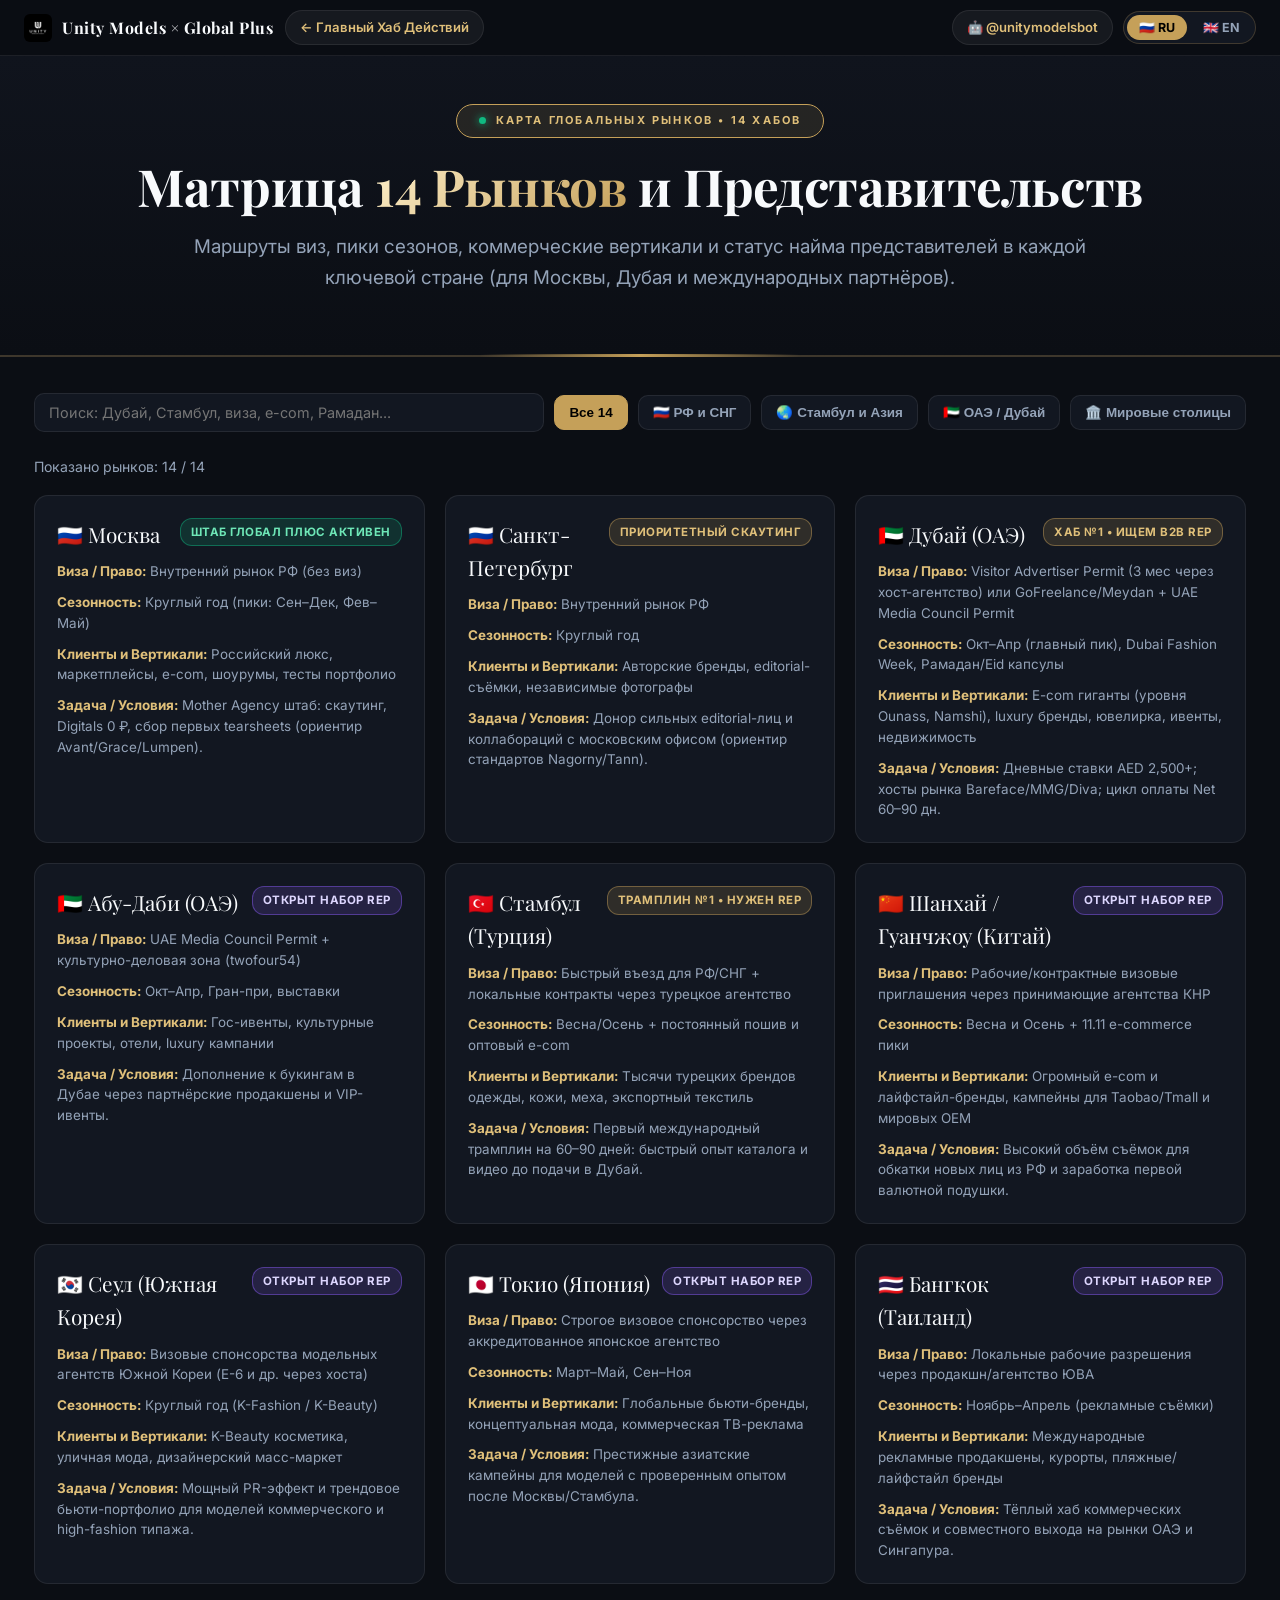
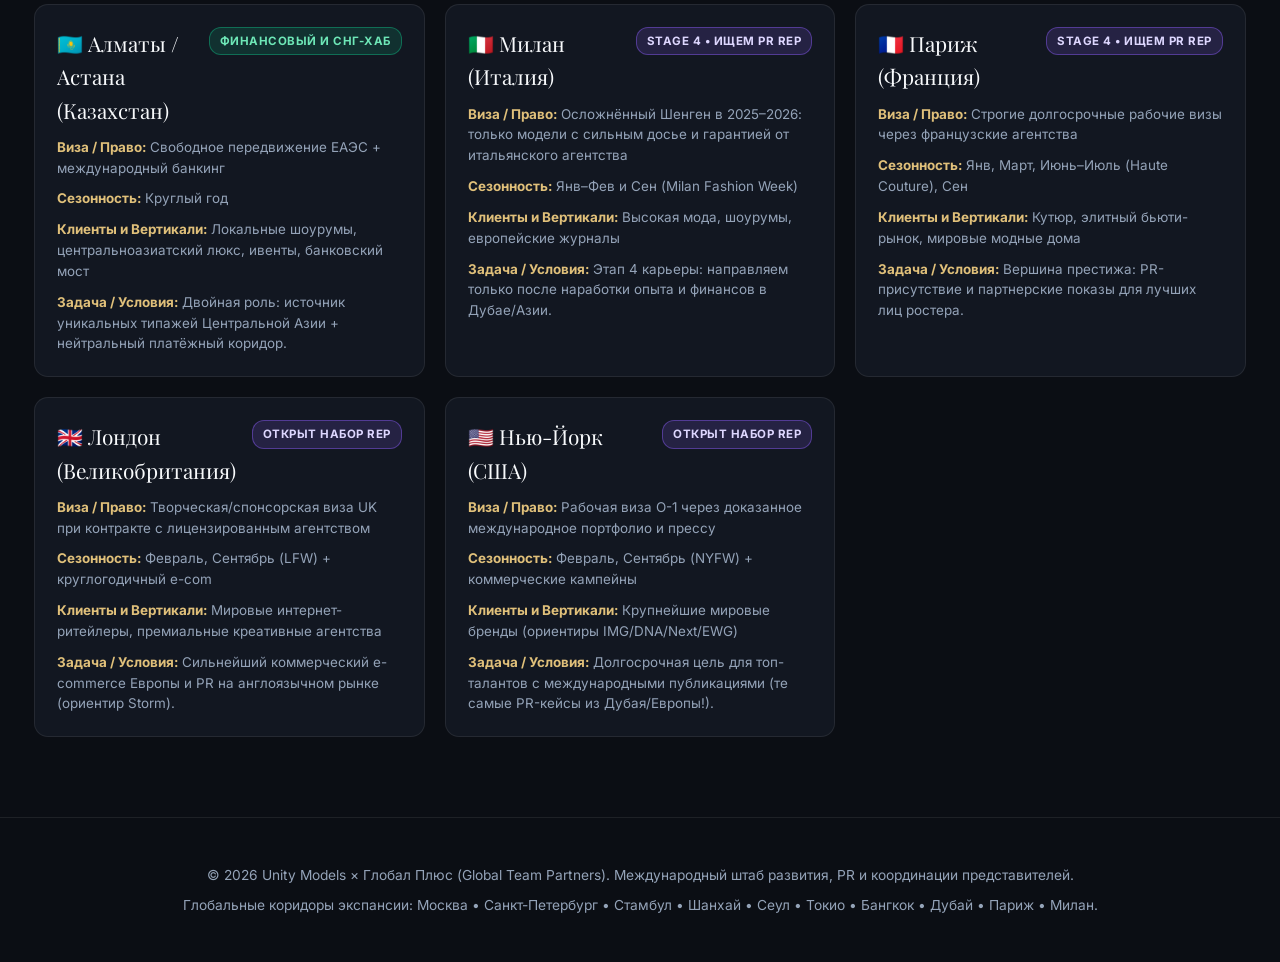
<file: markets.html>
<!DOCTYPE html>
<html lang="ru">
<head>
    <meta charset="UTF-8">
    <meta name="viewport" content="width=device-width, initial-scale=1.0">
    <title>Unity Models × Global Plus | 14-Market Intelligence Matrix (RU / EN)</title>
    <link rel="icon" type="image/png" href="images/logo.png">
    <link href="https://fonts.googleapis.com/css2?family=Playfair+Display:ital,wght@0,600;0,700;1,400&family=Inter:wght@300;400;500;600;700&display=swap" rel="stylesheet">
    <link rel="stylesheet" href="hub.css">
    <style>
        .market-grid {
            display: grid;
            grid-template-columns: repeat(auto-fit, minmax(330px, 1fr));
            gap: 20px;
            margin-bottom: 48px;
        }
        .status-pill {
            font-size: 0.72rem;
            font-weight: 700;
            padding: 4px 10px;
            border-radius: 12px;
            text-transform: uppercase;
            letter-spacing: 0.5px;
            white-space: nowrap;
        }
        .status-active {
            background: rgba(16, 185, 129, 0.16);
            border: 1px solid rgba(16, 185, 129, 0.45);
            color: #6EE7B7;
        }
        .status-priority {
            background: rgba(197, 160, 89, 0.16);
            border: 1px solid rgba(197, 160, 89, 0.45);
            color: var(--gold-light);
        }
        .status-open {
            background: rgba(139, 92, 246, 0.16);
            border: 1px solid rgba(139, 92, 246, 0.45);
            color: #DDD6FE;
        }
        .filter-btn {
            background: var(--bg-surface);
            border: 1px solid var(--border-card);
            color: var(--text-dim);
            padding: 9px 14px;
            border-radius: 10px;
            font-size: 0.84rem;
            font-weight: 600;
            cursor: pointer;
            transition: all 0.2s;
        }
        .filter-btn.active, .filter-btn:hover {
            background: var(--gold);
            color: #000;
            border-color: var(--gold);
        }
    </style>
</head>
<body>

<div class="top-utility-bar">
    <div class="top-left-nav">
        <a href="index.html" class="top-logo-link">
            <img src="images/logo.png" alt="Unity Models" onerror="this.onerror=null;this.src='https://unityspirit.github.io/unity-models-platform/images/logo.png'">
            <span data-i18n="brand_name">Unity Models × Global Plus</span>
        </a>
        <a href="index.html" class="nav-back-pill" data-i18n="back_hub">← Главный Хаб Действий</a>
    </div>
    <div class="top-right-controls">
        <a href="https://t.me/unitymodelsbot" target="_blank" rel="noopener noreferrer" class="nav-back-pill" data-i18n="bot_btn">🤖 @unitymodelsbot</a>
        <div class="lang-switcher" aria-label="Language Switcher">
            <button class="lang-btn active" data-lang="ru" onclick="HubI18n.setLang('ru')">🇷🇺 RU</button>
            <button class="lang-btn" data-lang="en" onclick="HubI18n.setLang('en')">🇬🇧 EN</button>
        </div>
    </div>
</div>

<header class="hero-header">
    <div class="brand-pill">
        <span class="dot"></span>
        <span data-i18n="hero_pill">GLOBAL TERRITORY MATRIX • 14 HUBS</span>
    </div>
    <h1 data-i18n-html="hero_h1">Матрица <span class="highlight">14 Рынков</span> и Представительств</h1>
    <p class="subtitle" data-i18n="hero_sub">Визовые коридоры для моделей РФ/СНГ в 2026 году, пиковые сезоны, отраслевые вертикали брендов и открытые вакансии Country Representatives по всему миру.</p>
</header>

<div class="container">
    <div class="filter-bar">
        <input type="text" id="marketSearch" class="search-input" data-i18n-placeholder="search_ph" placeholder="Поиск по городу, стране, визе или нише..." oninput="renderMarkets()">
        <button class="filter-btn active" data-cat="all" onclick="setCat('all')" data-i18n="cat_all">Все 14</button>
        <button class="filter-btn" data-cat="cis" onclick="setCat('cis')" data-i18n="cat_cis">🇷🇺 РФ и СНГ</button>
        <button class="filter-btn" data-cat="step" onclick="setCat('step')" data-i18n="cat_step">🌏 Стамбул / Азия</button>
        <button class="filter-btn" data-cat="uae" onclick="setCat('uae')" data-i18n="cat_uae">🇦🇪 ОАЭ / Дубай</button>
        <button class="filter-btn" data-cat="capitals" onclick="setCat('capitals')" data-i18n="cat_cap">🏛️ Столицы моды</button>
    </div>

    <div id="marketCount" style="margin-bottom:16px; color:var(--text-dim); font-size:0.88rem;"></div>
    <div id="marketsGrid" class="market-grid"></div>
</div>

<footer>
    <p data-i18n="footer_copy">© 2026 Unity Models × Глобал Плюс (Global Team Partners).</p>
    <p style="margin-top:8px;" data-i18n="footer_sub">Глобальные коридоры экспансии: Москва • Санкт-Петербург • Стамбул • Шанхай • Сеул • Токио • Дубай • Париж • Милан.</p>
</footer>

<script src="i18n.js"></script>
<script>
const DICT = {
    ru: {
        hero_pill: 'КАРТА ГЛОБАЛЬНЫХ РЫНКОВ • 14 ХАБОВ',
        hero_h1: 'Матрица <span class="highlight">14 Рынков</span> и Представительств',
        hero_sub: 'Маршруты виз, пики сезонов, коммерческие вертикали и статус найма представителей в каждой ключевой стране (для Москвы, Дубая и международных партнёров).',
        search_ph: 'Поиск: Дубай, Стамбул, виза, e-com, Рамадан...',
        cat_all: 'Все 14',
        cat_cis: '🇷🇺 РФ и СНГ',
        cat_step: '🌏 Стамбул и Азия',
        cat_uae: '🇦🇪 ОАЭ / Дубай',
        cat_cap: '🏛️ Мировые столицы',
        found_prefix: 'Показано рынков:',
        lbl_visa: 'Виза / Право:',
        lbl_season: 'Сезонность:',
        lbl_clients: 'Клиенты и Вертикали:',
        lbl_role: 'Задача / Условия:'
    },
    en: {
        hero_pill: 'GLOBAL TERRITORY MATRIX • 14 HUBS',
        hero_h1: '14-City <span class="highlight">Global Expansion</span> Matrix',
        hero_sub: 'Visa realities for 2025–2026, seasonal peaks, client buyer verticals, and Country Representative status across every strategic market.',
        search_ph: 'Search Dubai, Istanbul, visa, e-com, Ramadan...',
        cat_all: 'All 14 Hubs',
        cat_cis: '🇷🇺 Russia & CIS',
        cat_step: '🌏 Istanbul & Asia',
        cat_uae: '🇦🇪 UAE / Dubai',
        cat_cap: '🏛️ Fashion Capitals',
        found_prefix: 'Showing markets:',
        lbl_visa: 'Visa / Compliance:',
        lbl_season: 'Peak Season:',
        lbl_clients: 'Client Verticals:',
        lbl_role: 'Strategy / Economics:'
    }
};

const MARKETS = [
    {
        cat: 'cis', statusCls: 'status-active',
        ru: { city: '🇷🇺 Москва', status: 'Штаб Глобал Плюс Активен', visa: 'Внутренний рынок РФ (без виз)', season: 'Круглый год (пики: Сен–Дек, Фев–Май)', clients: 'Российский люкс, маркетплейсы, e-com, шоурумы, тесты портфолио', role: 'Mother Agency штаб: скаутинг, Digitals 0 ₽, сбор первых tearsheets (ориентир Avant/Grace/Lumpen).' },
        en: { city: '🇷🇺 Moscow', status: 'Active Global Plus HQ', visa: 'Domestic Market', season: 'Year-round (Peaks: Sep–Dec, Feb–May)', clients: 'Russian luxury designers, major e-com marketplaces, lookbook studios', role: 'Mother Agency scouting hub, $0-upfront Digitals sessions, pre-export tearsheet building.' }
    },
    {
        cat: 'cis', statusCls: 'status-priority',
        ru: { city: '🇷🇺 Санкт-Петербург', status: 'Приоритетный скаутинг', visa: 'Внутренний рынок РФ', season: 'Круглый год', clients: 'Авторские бренды, editorial-съёмки, независимые фотографы', role: 'Донор сильных editorial-лиц и коллабораций с московским офисом (ориентир стандартов Nagorny/Tann).' },
        en: { city: '🇷🇺 St. Petersburg', status: 'Priority Scouting Desk', visa: 'Domestic Market', season: 'Year-round', clients: 'Boutique fashion houses, high-editorial magazines, studios', role: 'Editorial talent pipeline feeding the Moscow Global Plus export board.' }
    },
    {
        cat: 'uae', statusCls: 'status-priority',
        ru: { city: '🇦🇪 Дубай (ОАЭ)', status: 'Хаб №1 • Ищем B2B Rep', visa: 'Visitor Advertiser Permit (3 мес через хост-агентство) или GoFreelance/Meydan + UAE Media Council Permit', season: 'Окт–Апр (главный пик), Dubai Fashion Week, Рамадан/Eid капсулы', clients: 'E-com гиганты (уровня Ounass, Namshi), luxury бренды, ювелирка, ивенты, недвижимость', role: 'Дневные ставки AED 2,500+; хосты рынка Bareface/MMG/Diva; цикл оплаты Net 60–90 дн.' },
        en: { city: '🇦🇪 Dubai (UAE)', status: 'Hub #1 • Rep Priority', visa: 'Agency-Sponsored Visitor Advertiser Permit (3 mo) or GoFreelance/Meydan + UAE Media Council Permit', season: 'Oct–Apr peak + Dubai Fashion Week (DFW) + Ramadan/Eid modestwear', clients: 'Luxury e-com (Ounass/Namshi tier), beauty, jewelry, real estate, hospitality', role: 'Benchmark day rates AED 2,500+; Bareface/MMG/Diva ecosystem; Net 60–90 corporate payout terms.' }
    },
    {
        cat: 'uae', statusCls: 'status-open',
        ru: { city: '🇦🇪 Абу-Даби (ОАЭ)', status: 'Открыт набор Rep', visa: 'UAE Media Council Permit + культурно-деловая зона (twofour54)', season: 'Окт–Апр, Гран-при, выставки', clients: 'Гос-ивенты, культурные проекты, отели, luxury кампании', role: 'Дополнение к букингам в Дубае через партнёрские продакшены и VIP-ивенты.' },
        en: { city: '🇦🇪 Abu Dhabi (UAE)', status: 'Rep Open', visa: 'UAE Media Council Permit / twofour54 media zone alignment', season: 'Oct–Apr, major exhibitions & luxury hospitality', clients: 'Cultural institutions, luxury resorts, corporate summits, modesty retail', role: 'Adjacent UAE corporate & high-hospitality campaigns paired with Dubai desk.' }
    },
    {
        cat: 'step', statusCls: 'status-priority',
        ru: { city: '🇹🇷 Стамбул (Турция)', status: 'Трамплин №1 • Нужен Rep', visa: 'Быстрый въезд для РФ/СНГ + локальные контракты через турецкое агентство', season: 'Весна/Осень + постоянный пошив и оптовый e-com', clients: 'Тысячи турецких брендов одежды, кожи, меха, экспортный текстиль', role: 'Первый международный трамплин на 60–90 дней: быстрый опыт каталога и видео до подачи в Дубай.' },
        en: { city: '🇹🇷 Istanbul (Turkey)', status: 'Stepping Stone #1 • Rep Needed', visa: 'Easy access for RU/CIS; commercial placement via licensed Turkish partners', season: 'Year-round heavy apparel/e-com cycles', clients: 'Textiles, modest fashion exporters, leather, wholesale showrooms', role: 'Fast 60–90 day book-builder & daily shooting endurance prior to Dubai deployment.' }
    },
    {
        cat: 'step', statusCls: 'status-open',
        ru: { city: '🇨🇳 Шанхай / Гуанчжоу (Китай)', status: 'Открыт набор Rep', visa: 'Рабочие/контрактные визовые приглашения через принимающие агентства КНР', season: 'Весна и Осень + 11.11 e-commerce пики', clients: 'Огромный e-com и лайфстайл-бренды, кампейны для Taobao/Tmall и мировых OEM', role: 'Высокий объём съёмок для обкатки новых лиц из РФ и заработка первой валютной подушки.' },
        en: { city: '🇨🇳 Shanghai / Guangzhou (China)', status: 'Rep Open', visa: 'Contract agency sponsorship work visas', season: 'Spring/Autumn & mega e-commerce cycles', clients: 'High-volume e-commerce retailers, sportswear, consumer lifestyle brands', role: 'Proven volume stepping stone to refine on-camera movement & build cash reserves.' }
    },
    {
        cat: 'step', statusCls: 'status-open',
        ru: { city: '🇰🇷 Сеул (Южная Корея)', status: 'Открыт набор Rep', visa: 'Визовые спонсорства модельных агентств Южной Кореи (E-6 и др. через хоста)', season: 'Круглый год (K-Fashion / K-Beauty)', clients: 'K-Beauty косметика, уличная мода, дизайнерский масс-маркет', role: 'Мощный PR-эффект и трендовое бьюти-портфолио для моделей коммерческого и high-fashion типажа.' },
        en: { city: '🇰🇷 Seoul (South Korea)', status: 'Rep Open', visa: 'Host-agency sponsored entertainment/model permits', season: 'Year-round K-Beauty & lookbook drops', clients: 'Global K-Beauty skincare brands, streetwear, editorial lookbooks', role: 'High-aesthetic beauty tearsheets elevating model value for Dubai & EU buyers.' }
    },
    {
        cat: 'step', statusCls: 'status-open',
        ru: { city: '🇯🇵 Токио (Япония)', status: 'Открыт набор Rep', visa: 'Строгое визовое спонсорство через аккредитованное японское агентство', season: 'Март–Май, Сен–Ноя', clients: 'Глобальные бьюти-бренды, концептуальная мода, коммерческая ТВ-реклама', role: 'Престижные азиатские кампейны для моделей с проверенным опытом после Москвы/Стамбула.' },
        en: { city: '🇯🇵 Tokyo (Japan)', status: 'Rep Open', visa: 'Strict Japanese host agency visa sponsorship', season: 'Spring & Autumn peaks', clients: 'Heritage Japanese cosmetics, global fashion, TV commercials', role: 'Tier-1 Asian credibility boost for refined editorial & beauty models.' }
    },
    {
        cat: 'step', statusCls: 'status-open',
        ru: { city: '🇹🇭 Бангкок (Таиланд)', status: 'Открыт набор Rep', visa: 'Локальные рабочие разрешения через продакшн/агентство ЮВА', season: 'Ноябрь–Апрель (рекламные съёмки)', clients: 'Международные рекламные продакшены, курорты, пляжные/лайфстайл бренды', role: 'Тёплый хаб коммерческих съёмок и совместного выхода на рынки ОАЭ и Сингапура.' },
        en: { city: '🇹🇭 Bangkok (Thailand)', status: 'Rep Open', visa: 'Production/agency compliant work permits', season: 'Nov–Apr regional commercial filming window', clients: 'Global TVC productions, swimwear/resortwear, SEA e-commerce', role: 'High-sunlight commercial lifestyle portfolio hub bridging Asia & UAE.' }
    },
    {
        cat: 'cis', statusCls: 'status-active',
        ru: { city: '🇰🇿 Алматы / Астана (Казахстан)', status: 'Финансовый и СНГ-Хаб', visa: 'Свободное передвижение ЕАЭС + международный банкинг', season: 'Круглый год', clients: 'Локальные шоурумы, центральноазиатский люкс, ивенты, банковский мост', role: 'Двойная роль: источник уникальных типажей Центральной Азии + нейтральный платёжный коридор.' },
        en: { city: '🇰🇿 Almaty / Astana (Kazakhstan)', status: 'CIS + Banking Hub', visa: 'Free EAEU mobility; international banking rail', season: 'Year-round', clients: 'Central Asian luxury retail, regional TVCs, corporate events', role: 'Source diverse editorial faces + operate compliant neutral banking/billing rails.' }
    },
    {
        cat: 'capitals', statusCls: 'status-open',
        ru: { city: '🇮🇹 Милан (Италия)', status: 'Stage 4 • Ищем PR Rep', visa: 'Осложнённый Шенген в 2025–2026: только модели с сильным досье и гарантией от итальянского агентства', season: 'Янв–Фев и Сен (Milan Fashion Week)', clients: 'Высокая мода, шоурумы, европейские журналы', role: 'Этап 4 карьеры: направляем только после наработки опыта и финансов в Дубае/Азии.' },
        en: { city: '🇮🇹 Milan (Italy)', status: 'Stage 4 • Rep Open', visa: 'Tightened 2025–2026 Schengen issuance; strong sponsor dossier required', season: 'Jan–Feb & Sep Fashion Weeks + showroom seasons', clients: 'Runway houses, luxury showrooms, international editorials', role: 'Stage 4 apex market reached after Asia/Dubai book maturity.' }
    },
    {
        cat: 'capitals', statusCls: 'status-open',
        ru: { city: '🇫🇷 Париж (Франция)', status: 'Stage 4 • Ищем PR Rep', visa: 'Строгие долгосрочные рабочие визы через французские агентства', season: 'Янв, Март, Июнь–Июль (Haute Couture), Сен', clients: 'Кутюр, элитный бьюти-рынок, мировые модные дома', role: 'Вершина престижа: PR-присутствие и партнерские показы для лучших лиц ростера.' },
        en: { city: '🇫🇷 Paris (France)', status: 'Stage 4 • Rep Open', visa: 'Strict long-stay/artist talent authorizations via French agencies', season: 'RTW & Haute Couture calendar peaks', clients: 'Luxury maisons, haute couture, prestige beauty campaigns', role: 'Global prestige pinnacle for top editorial placements.' }
    },
    {
        cat: 'capitals', statusCls: 'status-open',
        ru: { city: '🇬🇧 Лондон (Великобритания)', status: 'Открыт набор Rep', visa: 'Творческая/спонсорская виза UK при контракте с лицензированным агентством', season: 'Февраль, Сентябрь (LFW) + круглогодичный e-com', clients: 'Мировые интернет-ритейлеры, премиальные креативные агентства', role: 'Сильнейший коммерческий e-commerce Европы и PR на англоязычном рынке (ориентир Storm).' },
        en: { city: '🇬🇧 London (UK)', status: 'Rep Open', visa: 'UK creative/sponsor certificate via licensed British host', season: 'LFW Feb/Sep + year-round high e-commerce', clients: 'Global online luxury retailers, creative studios, Storm-benchmark tier', role: 'High-converting UK commercial placement & English-language press exposure.' }
    },
    {
        cat: 'capitals', statusCls: 'status-open',
        ru: { city: '🇺🇸 Нью-Йорк (США)', status: 'Открыт набор Rep', visa: 'Рабочая виза O-1 через доказанное международное портфолио и прессу', season: 'Февраль, Сентябрь (NYFW) + коммерческие кампейны', clients: 'Крупнейшие мировые бренды (ориентиры IMG/DNA/Next/EWG)', role: 'Долгосрочная цель для топ-талантов с международными публикациями (те самые PR-кейсы из Дубая/Европы!).' },
        en: { city: '🇺🇸 New York (USA)', status: 'Rep Open', visa: 'O-1 Extraordinary Ability Visa (built on Dubai/EU press & tearsheets!)', season: 'NYFW Feb/Sep + major global commercials', clients: 'Global flagship brands (IMG/DNA/Next/EWG ecosystem)', role: 'Top-level career target: PR & publications built in Moscow/Dubai feed O-1 approvals.' }
    }
];

let activeCat = 'all';

function setCat(cat) {
    activeCat = cat;
    document.querySelectorAll('.filter-btn').forEach((b) => {
        b.classList.toggle('active', b.dataset.cat === cat);
    });
    renderMarkets();
}

function renderMarkets() {
    const lang = HubI18n.getLang();
    const q = (document.getElementById('marketSearch').value || '').trim().toLowerCase();
    const grid = document.getElementById('marketsGrid');
    const countEl = document.getElementById('marketCount');

    const filtered = MARKETS.filter((m) => {
        if (activeCat !== 'all' && m.cat !== activeCat) return false;
        if (!q) return true;
        const d = m[lang];
        const blob = `${d.city} ${d.status} ${d.visa} ${d.season} ${d.clients} ${d.role}`.toLowerCase();
        return blob.includes(q);
    });

    countEl.textContent = `${HubI18n.t('found_prefix')} ${filtered.length} / ${MARKETS.length}`;

    grid.innerHTML = filtered.map((m) => {
        const d = m[lang];
        return `
            <div class="market-card">
                <div class="market-top">
                    <div class="market-name">${d.city}</div>
                    <span class="status-pill ${m.statusCls}">${d.status}</span>
                </div>
                <div class="market-meta"><strong>${HubI18n.t('lbl_visa')}</strong> ${d.visa}</div>
                <div class="market-meta"><strong>${HubI18n.t('lbl_season')}</strong> ${d.season}</div>
                <div class="market-meta"><strong>${HubI18n.t('lbl_clients')}</strong> ${d.clients}</div>
                <div class="market-meta"><strong>${HubI18n.t('lbl_role')}</strong> ${d.role}</div>
            </div>
        `;
    }).join('');
}

HubI18n.onChange(() => renderMarkets());
HubI18n.init(DICT);
</script>
</body>
</html>
</file>
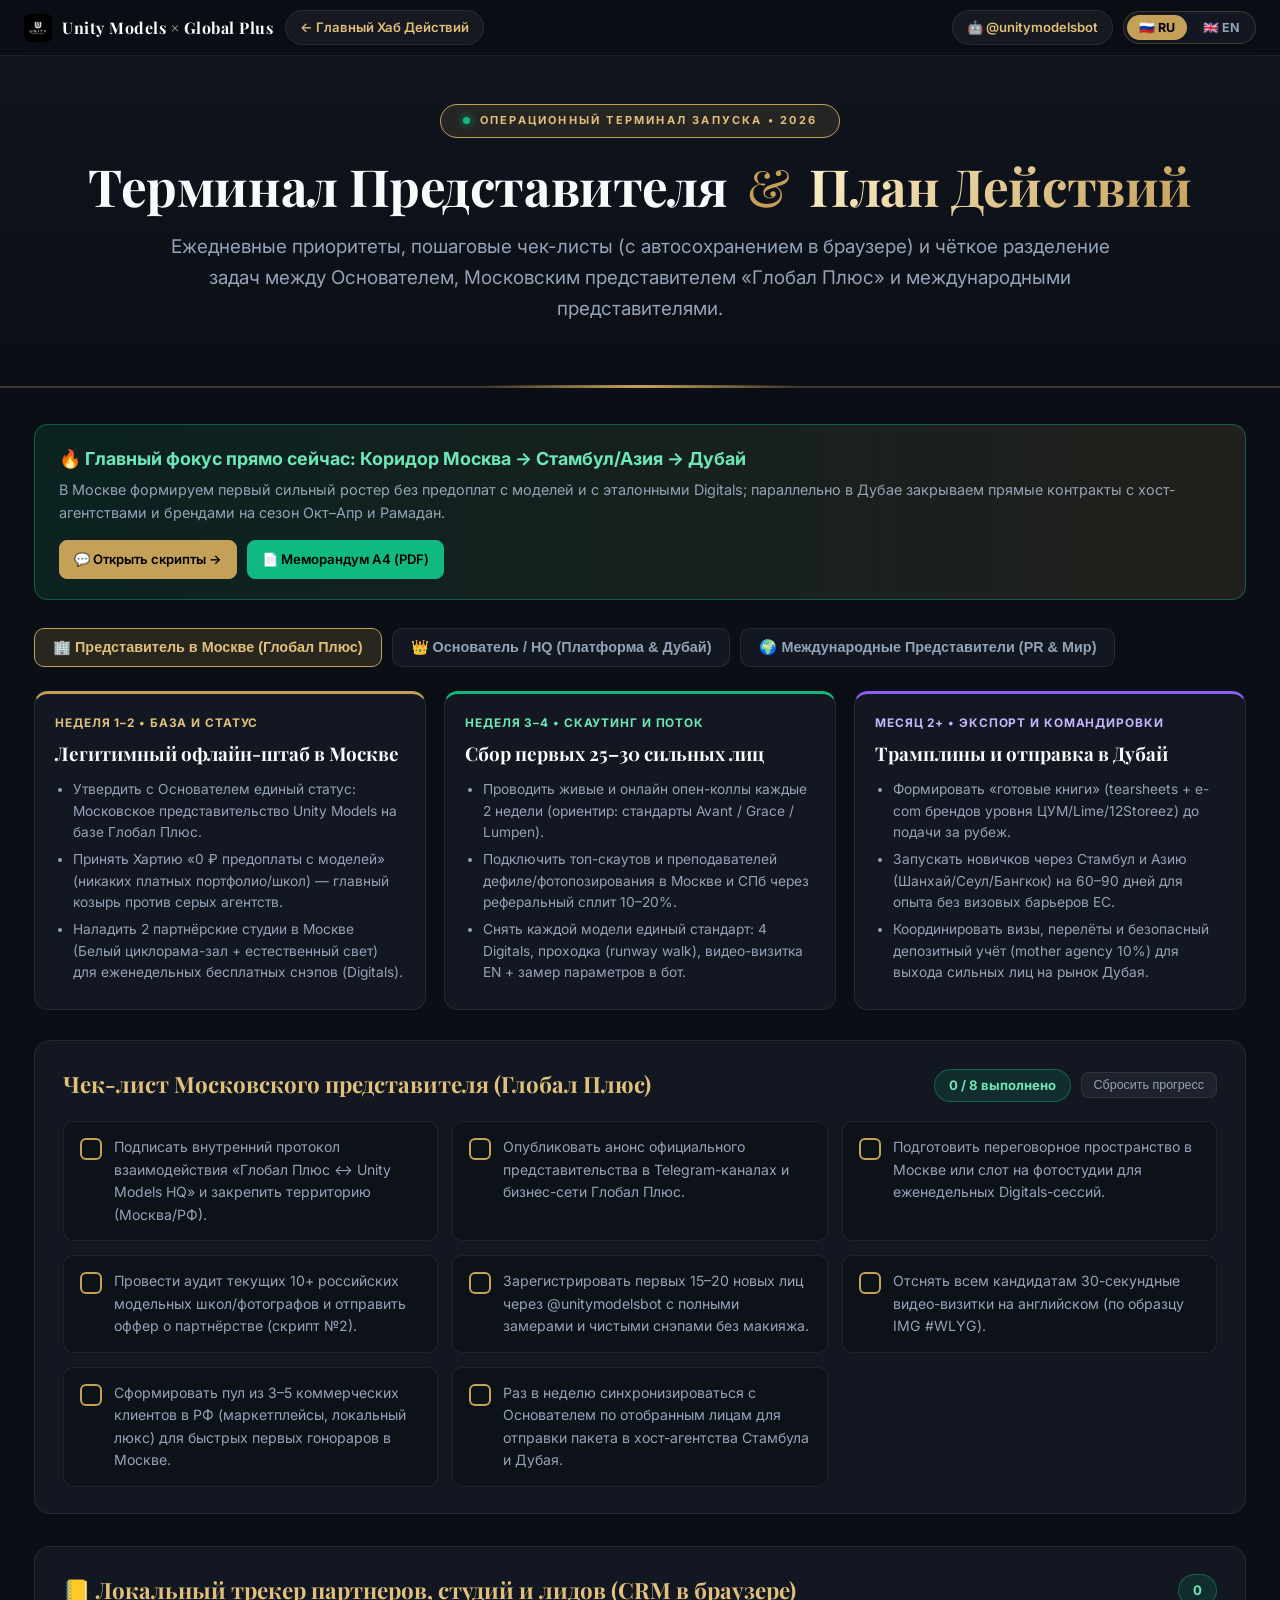
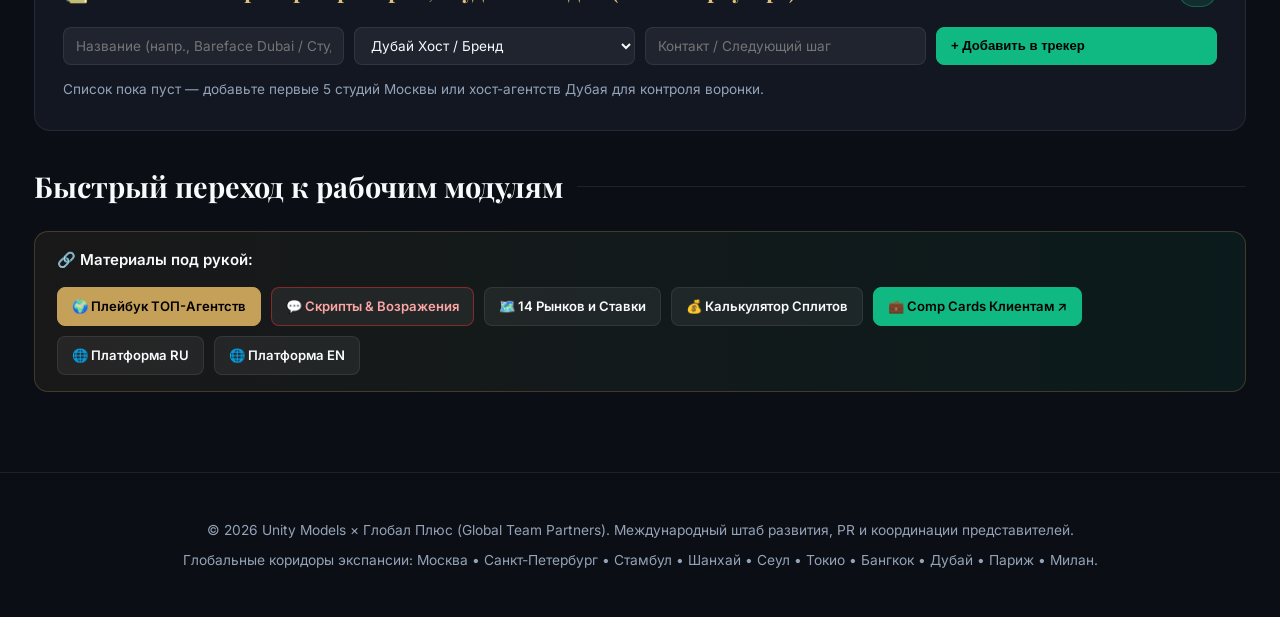
<file: office.html>
<!DOCTYPE html>
<html lang="ru">
<head>
    <meta charset="UTF-8">
    <meta name="viewport" content="width=device-width, initial-scale=1.0">
    <title>Unity Models × Global Plus | Representative Action Terminal (RU / EN)</title>
    <link rel="icon" type="image/png" href="images/logo.png">
    <link href="https://fonts.googleapis.com/css2?family=Playfair+Display:ital,wght@0,600;0,700;1,400&family=Inter:wght@300;400;500;600;700&display=swap" rel="stylesheet">
    <link rel="stylesheet" href="hub.css">
    <style>
        .roadmap-grid {
            display: grid;
            grid-template-columns: repeat(auto-fit, minmax(260px, 1fr));
            gap: 18px;
            margin-bottom: 30px;
        }
        .roadmap-card {
            background: var(--bg-surface);
            border: 1px solid var(--border-card);
            border-radius: 14px;
            padding: 20px;
            border-top: 3px solid var(--gold);
        }
        .roadmap-card.emerald-top { border-top-color: var(--emerald); }
        .roadmap-card.purple-top { border-top-color: var(--purple); }
        .roadmap-phase {
            font-size: 0.74rem;
            font-weight: 700;
            text-transform: uppercase;
            letter-spacing: 0.9px;
            color: var(--gold-light);
            margin-bottom: 6px;
        }
        .roadmap-card.emerald-top .roadmap-phase { color: #6EE7B7; }
        .roadmap-card.purple-top .roadmap-phase { color: #C4B5FD; }
        .roadmap-card h4 {
            font-family: 'Playfair Display', serif;
            font-size: 1.18rem;
            color: var(--white);
            margin-bottom: 10px;
        }
        .roadmap-card ul {
            padding-left: 18px;
            color: var(--text-dim);
            font-size: 0.86rem;
            line-height: 1.55;
        }
        .roadmap-card li { margin-bottom: 6px; }
        .reset-btn {
            background: rgba(255,255,255,0.05);
            border: 1px solid var(--border-card);
            color: var(--text-dim);
            padding: 5px 12px;
            border-radius: 8px;
            font-size: 0.78rem;
            cursor: pointer;
            transition: all 0.2s;
        }
        .reset-btn:hover {
            border-color: var(--red);
            color: #FCA5A5;
        }
        .crm-form-grid {
            display: grid;
            grid-template-columns: repeat(auto-fit, minmax(170px, 1fr));
            gap: 10px;
            margin-bottom: 14px;
        }
        .crm-input {
            background: rgba(255,255,255,0.06);
            border: 1px solid var(--border-card);
            color: var(--white);
            padding: 9px 12px;
            border-radius: 8px;
            font-size: 0.85rem;
            font-family: inherit;
        }
        .crm-row {
            display: flex;
            justify-content: space-between;
            align-items: center;
            gap: 12px;
            padding: 10px 12px;
            border-radius: 10px;
            background: rgba(255,255,255,0.03);
            border: 1px solid rgba(255,255,255,0.08);
            margin-bottom: 8px;
            flex-wrap: wrap;
        }
        .crm-stage-btn {
            background: rgba(197, 160, 89, 0.16);
            border: 1px solid rgba(197, 160, 89, 0.45);
            color: var(--gold-light);
            border-radius: 999px;
            padding: 4px 10px;
            font-size: 0.74rem;
            cursor: pointer;
        }
    </style>
</head>
<body>

<div class="top-utility-bar">
    <div class="top-left-nav">
        <a href="index.html" class="top-logo-link">
            <img src="images/logo.png" alt="Unity Models" onerror="this.onerror=null;this.src='https://unityspirit.github.io/unity-models-platform/images/logo.png'">
            <span data-i18n="brand_name">Unity Models × Global Plus</span>
        </a>
        <a href="index.html" class="nav-back-pill" data-i18n="back_hub">← Главный Хаб Действий</a>
    </div>
    <div class="top-right-controls">
        <a href="https://t.me/unitymodelsbot" target="_blank" rel="noopener noreferrer" class="nav-back-pill" data-i18n="bot_btn">🤖 @unitymodelsbot</a>
        <div class="lang-switcher" aria-label="Language Switcher">
            <button class="lang-btn active" data-lang="ru" onclick="HubI18n.setLang('ru')">🇷🇺 RU</button>
            <button class="lang-btn" data-lang="en" onclick="HubI18n.setLang('en')">🇬🇧 EN</button>
        </div>
    </div>
</div>

<header class="hero-header">
    <div class="brand-pill">
        <span class="dot"></span>
        <span data-i18n="hero_pill">OPERATIONAL COMMAND TERMINAL • 2026</span>
    </div>
    <h1 data-i18n-html="hero_h1">Терминал Представителя <span class="cross">&amp;</span> <span class="highlight">План Действий</span></h1>
    <p class="subtitle" data-i18n="hero_sub">Ежедневные приоритеты, пошаговые чек-листы (с автосохранением в браузере) и распределение ролей между Основателем, Московским офисом Глобал Плюс и международными представителями.</p>
</header>

<div class="container">

    <!-- Hot Focus Banner -->
    <div class="hot-deal-banner">
        <div>
            <h3 data-i18n="hot_title">🔥 Главный фокус запуска сейчас: Коридор Москва → Стамбул/Азия → Дубай</h3>
            <p data-i18n="hot_desc">Собираем первый элитный ростер в Москве (Хартия 0 ₽ предоплаты + 100% единые Digitals), подключаем 3–5 хост-агентств в Дубае под пиковый сезон (октябрь–апрель + коллекции Рамадана) и масштабируем PR через представителей в странах мира.</p>
        </div>
        <div style="display:flex; gap:10px; flex-wrap:wrap;">
            <a href="scripts.html" class="fast-btn gold" data-i18n="hot_btn_scripts">💬 Открыть скрипты &rarr;</a>
            <a href="onepager.html" class="fast-btn emerald" data-i18n="hot_btn_pager">📄 Скачать 1-Pager (PDF)</a>
        </div>
    </div>

    <!-- Role Selector Tabs -->
    <div class="role-tabs" id="roleTabs">
        <button class="role-tab-btn active" data-role="moscow" onclick="selectRole('moscow')" data-i18n="tab_moscow">🏢 Представитель в Москве (Глобал Плюс)</button>
        <button class="role-tab-btn" data-role="founder" onclick="selectRole('founder')" data-i18n="tab_founder">👑 Основатель / HQ (Платформа & Дубай)</button>
        <button class="role-tab-btn" data-role="global" onclick="selectRole('global')" data-i18n="tab_global">🌍 Представители в странах (PR & B2B)</button>
    </div>

    <!-- Role Dynamic Blueprint -->
    <div id="roleRoadmap" class="roadmap-grid"></div>

    <!-- Interactive Checklist Box -->
    <div class="checklist-box">
        <div class="checklist-header">
            <div>
                <h2 class="checklist-title" id="checklistTitle">—</h2>
            </div>
            <div style="display:flex; align-items:center; gap:10px; flex-wrap:wrap;">
                <span class="progress-pill" id="progressPill">0 / 0</span>
                <button class="reset-btn" onclick="resetCurrentRole()" data-i18n="btn_reset">Сбросить прогресс</button>
            </div>
        </div>
        <div class="checklist-grid" id="checklistGrid"></div>
    </div>

    <!-- Partner & Brand Pipeline Micro-CRM (LocalStorage) -->
    <div class="checklist-box" style="margin-top: 26px;">
        <div class="checklist-header">
            <div>
                <h2 class="checklist-title" data-i18n="crm_title">📒 Локальный трекер партнеров, студий и лидов (CRM в браузере)</h2>
            </div>
            <span class="progress-pill" id="leadCountPill">0</span>
        </div>
        <form id="leadForm" class="crm-form-grid">
            <input type="text" id="leadName" class="crm-input" maxlength="80" required data-i18n-placeholder="crm_ph_name" placeholder="Название (напр., Bareface Dubai / Студия в Москве)">
            <select id="leadType" class="crm-input">
                <option value="Dubai Host / Client" data-i18n="crm_t1">Дубай Хост / Бренд</option>
                <option value="Moscow Studio / Scout" data-i18n="crm_t2">Москва Студия / Скаут</option>
                <option value="Model Prospect" data-i18n="crm_t3">Модель на отбор</option>
                <option value="Global Country Rep" data-i18n="crm_t4">Представитель в стране</option>
            </select>
            <input type="text" id="leadNote" class="crm-input" maxlength="100" data-i18n-placeholder="crm_ph_note" placeholder="Контакт / Следующий шаг">
            <button type="submit" class="fast-btn emerald" data-i18n="crm_add">+ Добавить в трекер</button>
        </form>
        <div id="leadList"></div>
    </div>

    <!-- Navigation Strip -->
    <h2 class="section-heading" data-i18n="nav_heading">Быстрый переход к инструментам</h2>
    <div class="fast-actions-bar">
        <div class="fast-actions-title" data-i18n="nav_label">🔗 Все модули Хаба и живые платформы:</div>
        <div class="fast-actions-links">
            <a href="playbook.html" class="fast-btn gold" data-i18n="link_playbook">🌍 Плейбук ТОП-Агентств</a>
            <a href="scripts.html" class="fast-btn crimson" data-i18n="link_scripts">💬 Скрипты & Возражения</a>
            <a href="markets.html" class="fast-btn" data-i18n="link_markets">🗺️ 14 Рынков и Ставки</a>
            <a href="calculator.html" class="fast-btn" data-i18n="link_calc">💰 Калькулятор Сплитов</a>
            <a href="https://unityspirit.github.io/unity-models-platform/package.html" target="_blank" rel="noopener noreferrer" class="fast-btn emerald" data-i18n="link_pkg">💼 Comp Cards Клиентам &nearr;</a>
            <a href="https://globalteamgroup.github.io/unity-models-platform/" target="_blank" rel="noopener noreferrer" class="fast-btn" data-i18n="live_ru">🌐 Платформа RU &nearr;</a>
            <a href="https://unityspirit.github.io/unity-models-platform/" target="_blank" rel="noopener noreferrer" class="fast-btn" data-i18n="live_en">🌐 Platform EN &nearr;</a>
        </div>
    </div>

</div>

<footer>
    <p data-i18n="footer_copy">© 2026 Unity Models × Глобал Плюс (Global Team Partners).</p>
    <p style="margin-top:8px;" data-i18n="footer_sub">Глобальные коридоры экспансии: Москва • Санкт-Петербург • Стамбул • Шанхай • Сеул • Токио • Дубай • Париж • Милан.</p>
</footer>

<script src="i18n.js"></script>
<script>
const DICT = {
    ru: {
        hero_pill: 'ОПЕРАЦИОННЫЙ ТЕРМИНАЛ ЗАПУСКА • 2026',
        hero_h1: 'Терминал Представителя <span class="cross">&amp;</span> <span class="highlight">План Действий</span>',
        hero_sub: 'Ежедневные приоритеты, пошаговые чек-листы (с автосохранением в браузере) и чёткое разделение задач между Основателем, Московским представителем «Глобал Плюс» и международными представителями.',
        hot_title: '🔥 Главный фокус прямо сейчас: Коридор Москва → Стамбул/Азия → Дубай',
        hot_desc: 'В Москве формируем первый сильный ростер без предоплат с моделей и с эталонными Digitals; параллельно в Дубае закрываем прямые контракты с хост-агентствами и брендами на сезон Окт–Апр и Рамадан.',
        hot_btn_scripts: '💬 Открыть скрипты →',
        hot_btn_pager: '📄 Меморандум А4 (PDF)',
        tab_moscow: '🏢 Представитель в Москве (Глобал Плюс)',
        tab_founder: '👑 Основатель / HQ (Платформа & Дубай)',
        tab_global: '🌍 Международные Представители (PR & Мир)',
        btn_reset: 'Сбросить прогресс',
        nav_heading: 'Быстрый переход к рабочим модулям',
        nav_label: '🔗 Материалы под рукой:',
        link_playbook: '🌍 Плейбук ТОП-Агентств',
        link_scripts: '💬 Скрипты & Возражения',
        link_markets: '🗺️ 14 Рынков и Ставки',
        link_calc: '💰 Калькулятор Сплитов',
        link_pkg: '💼 Comp Cards Клиентам ↗',
        crm_title: '📒 Локальный трекер партнеров, студий и лидов (CRM в браузере)',
        crm_ph_name: 'Название (напр., Bareface Dubai / Студия в Москве)',
        crm_t1: 'Дубай Хост / Бренд',
        crm_t2: 'Москва Студия / Скаут',
        crm_t3: 'Модель на отбор',
        crm_t4: 'Представитель в стране',
        crm_ph_note: 'Контакт / Следующий шаг',
        crm_add: '+ Добавить в трекер',
        done_word: 'выполнено'
    },
    en: {
        hero_pill: 'OPERATIONAL COMMAND TERMINAL • 2026',
        hero_h1: 'Representative Terminal <span class="cross">&amp;</span> <span class="highlight">Action Plan</span>',
        hero_sub: 'Daily priorities, browser-saved step-by-step checklists, and clear execution ownership between the Founder, Moscow Global Plus Representative, and International Country Partners.',
        hot_title: '🔥 Top Priority Right Now: Moscow → Istanbul/Asia → Dubai Corridor',
        hot_desc: 'Build a verified Zero-Upfront model roster in Moscow with uniform Digitals; simultaneously lock Dubai host agency & brand deals for Oct–Apr peak and Ramadan campaigns.',
        hot_btn_scripts: '💬 Open Scripts →',
        hot_btn_pager: '📄 Print A4 1-Pager (PDF)',
        tab_moscow: '🏢 Moscow Rep (Global Plus)',
        tab_founder: '👑 Founder / HQ (Platform & Dubai)',
        tab_global: '🌍 Country Representatives (PR & Global)',
        btn_reset: 'Reset Progress',
        nav_heading: 'Quick Access to Tools',
        nav_label: '🔗 Essential Modules:',
        link_playbook: '🌍 Top-Agency Playbook',
        link_scripts: '💬 Scripts & Objections',
        link_markets: '🗺️ 14-Market Matrix',
        link_calc: '💰 Commission Calculator',
        link_pkg: '💼 Client Comp Cards ↗',
        crm_title: '📒 Partner, Studio & Brand Lead Tracker (Browser CRM)',
        crm_ph_name: 'Name (e.g. Bareface Dubai / Moscow Studio)',
        crm_t1: 'Dubai Host / Brand',
        crm_t2: 'Moscow Studio / Scout',
        crm_t3: 'Model Candidate',
        crm_t4: 'Country Representative',
        crm_ph_note: 'Contact / Next Step',
        crm_add: '+ Add Lead',
        done_word: 'completed'
    }
};

const ROLE_DATA = {
    moscow: {
        ru: {
            title: 'Чек-лист Московского представителя (Глобал Плюс)',
            phases: [
                {
                    cls: '',
                    phase: 'Неделя 1–2 • База и Статус',
                    title: 'Легитимный офлайн-штаб в Москве',
                    items: [
                        'Утвердить с Основателем единый статус: Московское представительство Unity Models на базе Глобал Плюс.',
                        'Принять Хартию «0 ₽ предоплаты с моделей» (никаких платных портфолио/школ) — главный козырь против серых агентств.',
                        'Наладить 2 партнёрские студии в Москве (Белый циклорама-зал + естественный свет) для еженедельных бесплатных снэпов (Digitals).'
                    ]
                },
                {
                    cls: 'emerald-top',
                    phase: 'Неделя 3–4 • Скаутинг и Поток',
                    title: 'Сбор первых 25–30 сильных лиц',
                    items: [
                        'Проводить живые и онлайн опен-коллы каждые 2 недели (ориентир: стандарты Avant / Grace / Lumpen).',
                        'Подключить топ-скаутов и преподавателей дефиле/фотопозирования в Москве и СПб через реферальный сплит 10–20%.',
                        'Снять каждой модели единый стандарт: 4 Digitals, проходка (runway walk), видео-визитка EN + замер параметров в бот.'
                    ]
                },
                {
                    cls: 'purple-top',
                    phase: 'Месяц 2+ • Экспорт и Командировки',
                    title: 'Трамплины и отправка в Дубай',
                    items: [
                        'Формировать «готовые книги» (tearsheets + e-com брендов уровня ЦУМ/Lime/12Storeez) до подачи за рубеж.',
                        'Запускать новичков через Стамбул и Азию (Шанхай/Сеул/Бангкок) на 60–90 дней для опыта без визовых барьеров ЕС.',
                        'Координировать визы, перелёты и безопасный депозитный учёт (mother agency 10%) для выхода сильных лиц на рынок Дубая.'
                    ]
                }
            ],
            checklist: [
                'Подписать внутренний протокол взаимодействия «Глобал Плюс ↔ Unity Models HQ» и закрепить территорию (Москва/РФ).',
                'Опубликовать анонс официального представительства в Telegram-каналах и бизнес-сети Глобал Плюс.',
                'Подготовить переговорное пространство в Москве или слот на фотостудии для еженедельных Digitals-сессий.',
                'Провести аудит текущих 10+ российских модельных школ/фотографов и отправить оффер о партнёрстве (скрипт №2).',
                'Зарегистрировать первых 15–20 новых лиц через @unitymodelsbot с полными замерами и чистыми снэпами без макияжа.',
                'Отснять всем кандидатам 30-секундные видео-визитки на английском (по образцу IMG #WLYG).',
                'Сформировать пул из 3–5 коммерческих клиентов в РФ (маркетплейсы, локальный люкс) для быстрых первых гонораров в Москве.',
                'Раз в неделю синхронизироваться с Основателем по отобранным лицам для отправки пакета в хост-агентства Стамбула и Дубая.'
            ]
        },
        en: {
            title: 'Moscow Representative Checklist (Global Plus)',
            phases: [
                {
                    cls: '',
                    phase: 'Weeks 1–2 • Foundation & Trust',
                    title: 'Official Moscow Offline Desk',
                    items: [
                        'Align mandate with HQ: Official Moscow representation powered by Global Plus.',
                        'Adopt Zero-Upfront Charter ($0/0 RUB upfront from talent) — instant differentiation from pay-to-play scammers.',
                        'Secure 2 daylight studio slots in Moscow for standardized weekly clean Digitals (Polas).'
                    ]
                },
                {
                    cls: 'emerald-top',
                    phase: 'Weeks 3–4 • Scouting Engine',
                    title: 'Onboard First 25–30 Export-Ready Faces',
                    items: [
                        'Host bi-weekly open calls in Moscow + St. Petersburg inspired by Avant / Grace / Lumpen casting bars.',
                        'Partner with independent scouts, runway coaches, and e-com photographers via referral split.',
                        'Ensure every profile has 4 clean Polas, walk video, EN intro clip, and verified measurements in @unitymodelsbot.'
                    ]
                },
                {
                    cls: 'purple-top',
                    phase: 'Month 2+ • Stepping Stones & UAE',
                    title: 'Book-Building & Placement Exports',
                    items: [
                        'Build real Russian e-com & editorial tearsheets first so models do not arrive abroad as raw novices.',
                        'Route new faces through zero-visa/fast-visa Asia & Istanbul 60–90 day placements (due to 2025–2026 Schengen multi-visa limits).',
                        'Manage advance ledger transparency, clean banking rails, and 10% Mother Agency overrides on Dubai contracts.'
                    ]
                }
            ],
            checklist: [
                'Finalize Moscow coordination mandate & territory terms between Global Plus and Unity Models HQ.',
                'Announce official Moscow representation across Global Plus executive & Telegram network.',
                'Book recurring Moscow studio hours for standardized natural-light Digitals and walk videos.',
                'Reach out to 10+ photographers, stylists & model coaches in Moscow/SPb using Script #2.',
                'Onboard first 15–20 vetted models into @unitymodelsbot & Supabase with complete metrics.',
                'Record 30-second English slates/self-tapes for every export candidate.',
                'Close 3–5 Moscow commercial/lookbook shoots so the local desk generates immediate cashflow.',
                'Hold weekly roster review sync with HQ to nominate top faces for Istanbul, Asia & Dubai boards.'
            ]
        }
    },
    founder: {
        ru: {
            title: 'Чек-лист Основателя / HQ (Технологии, Дубай и Legal)',
            phases: [
                {
                    cls: '',
                    phase: 'Неделя 1–2 • Техстек и Матчинг',
                    title: 'Апгрейд Платформы и Бота',
                    items: [
                        'Довести @unitymodelsbot и web-платформу (RU + EN) до стабильной работы без 429 квот — кешировать открытые кастинги в Supabase.',
                        'Расширить матчинг по полям top-агентств: Бюст/Талия/Бёдра, цвет глаз/волос, размер обуви, портфолио, города/визы.',
                        'Сгенерировать единые Share-композитки (Comp Cards) в PDF/веб-ссылке для мгновенной отправки клиентам в WhatsApp и Email.'
                    ]
                },
                {
                    cls: 'emerald-top',
                    phase: 'Неделя 3–4 • Дубай и Юр. структура',
                    title: 'Хост-агентства и Комплаенс ОАЭ',
                    items: [
                        'Установить прямые Mother-Agency контакты с Bareface, MMG Models и Diva Dubai под сезон Окт–Апр и Рамадан.',
                        'Внедрить строгий комплаенс ОАЭ: Visitor Advertiser Permit (3 мес через агентство) или UAE Media Council Permit / GoFreelance (~AED 7,500–10,000+).',
                        'Настроить нейтральные финансовые рельсы (ОАЭ/Казахстан/Грузия/Армения) для приёма B2B-оплат с циклом 60–90 дней.'
                    ]
                },
                {
                    cls: 'purple-top',
                    phase: 'Месяц 2+ • Digital Twins и Пиар',
                    title: 'Лидерство и Глобальная Сеть',
                    items: [
                        'Запустить добровольный модуль «AI Digital Twin» (по стандарту H&M x Uncut): модель владеет лицензией и получает роялти за каждый ИИ-лукбук бренда.',
                        'Нанять и подключить Country Reps (Дубай, Стамбул, Шанхай, Алматы, Лондон/Милан) через единую шкалу комиссий.',
                        'Предоставлять брендам в Дубае «продакшн под ключ» (Модель + ИИ-подбор + Продюсирование) через синергию с Глобал Плюс.'
                    ]
                }
            ],
            checklist: [
                'Настроить ежедневный парсинг/кэширование кастингов в Supabase + 24h TTL, чтобы убрать 429 ошибки поиска в @unitymodelsbot.',
                'Добавить в профиль модели расширенные метрики (chest/waist/hips, shoe, languages, passport/visa) и авто-генератор Comp Card.',
                'Подписать стандартный двуязычный (EN/RU) Mother Agency Split Agreement (стандарт 10% MA + 20% Booking/Host).',
                'Провести переговоры минимум с 3 лицензированными агентствами в Дубае (Bareface / MMG / Diva / локальные бутики) на приём русских лиц.',
                'Зафиксировать юридическую схему ОАЭ по разрешениям UAE Media Council / Visitor Advertiser Permit — ноль рисков штрафов от AED 5,000+.',
                'Развернуть платёжные и эскроу-решения для B2B (UAE/KZ/GE/AM) и учесть 60–90-дневный кэш-гэп на выплатах моделям.',
                'Запустить пилот «Licensed Digital Twin» для 3 первых брендов в Дубае с роялти моделям 50/50 или 70/30.',
                'Подключить дашборд аналитики для Московского офиса (Глобал Плюс) и первых 5 зарубежных представителей.'
            ]
        },
        en: {
            title: 'Founder / HQ Checklist (Tech, Dubai Hub & Compliance)',
            phases: [
                {
                    cls: '',
                    phase: 'Weeks 1–2 • Platform & AI Core',
                    title: 'Bot Stability & Agency Comp Cards',
                    items: [
                        'Eliminate 429 search limits in @unitymodelsbot by caching live castings daily in Supabase + Multi-key fallback.',
                        'Upgrade Supabase model schema: Bust/Waist/Hips, Eyes/Hair, Shoe Size, Languages, Visa Status & Walk Video.',
                        'Auto-generate instant sharable Comp Card URLs from bot profiles for one-click WhatsApp/Email client pitches.'
                    ]
                },
                {
                    cls: 'emerald-top',
                    phase: 'Weeks 3–4 • Dubai Hub & Legal',
                    title: 'Host Agencies & UAE Permits',
                    items: [
                        'Establish Mother Agency placement agreements with top Dubai agencies (Bareface, MMG, Diva) ahead of Oct–Apr + Ramadan peak.',
                        'Enforce UAE compliance: 3-month Visitor Advertiser Permit via licensed agency or GoFreelance/Meydan + UAE Media Council permit.',
                        'Set up compliant international invoicing & settlement rails (UAE/KZ/GE/AM) accommodating standard 60–90 day brand payouts.'
                    ]
                },
                {
                    cls: 'purple-top',
                    phase: 'Month 2+ • Digital Twins & PR Scale',
                    title: 'Ethical AI + Global Rep Rollout',
                    items: [
                        'Launch consensual AI Digital Twin licensing (modeled on H&M x Uncut): talent retains likeness rights + earns usage royalties.',
                        'Onboard Country Representatives across Istanbul, Dubai, Almaty, Asia & EU with unified payout splits.',
                        'Sell turnkey e-com & social lookbook packages (Talent + AI casting + Production) backed by Global Plus IT infrastructure.'
                    ]
                }
            ],
            checklist: [
                'Fix 429 fallback permanently via scheduled Supabase casting sync + instant internal search.',
                'Extend bot/web intake to full industry measurements (chest/waist/hips, shoe, languages, visas) & Digital Polas.',
                'Publish bilingual Mother Agency Agreement (10% MA override + clear 60–90 day payout ledger).',
                'Open active placement talks with 3+ licensed Dubai agencies (Bareface, MMG, Diva, Boutique E-com houses).',
                'Document mandatory UAE Media Council Advertiser Permit & Visitor Permit workflow to avoid AED 5,000+ fines.',
                'Verify neutral international settlement accounts (UAE/KZ/GE/AM) for cross-border payouts.',
                'Draft pilot "Consent-First AI Twin License" for e-commerce brands.',
                'Activate weekly KPI sync with Moscow Rep (Global Plus) and newly appointed International Reps.'
            ]
        }
    },
    global: {
        ru: {
            title: 'Чек-лист Международных Представителей (PR, Рынки, Клиенты)',
            phases: [
                {
                    cls: '',
                    phase: 'Неделя 1–2 • Авторитет в стране',
                    title: 'Локализация и Связи',
                    items: [
                        'Использовать Меморандум А4 (onepager.html) на английском для встреч с местными брендами, шоурумами и кастинг-директорами.',
                        'Составить список из 30 целевых клиентов в своём городе (модные дома, маркетплейсы, ювелирка, недвижимость, IT/ивенты).',
                        'Разместить локальные открытые кастинги своей страны в систему Unity Models (приток локальных талантов и брендов).'
                    ]
                },
                {
                    cls: 'emerald-top',
                    phase: 'Неделя 3–4 • PR и Коллаборации',
                    title: 'Видимость на Неделях Моды и в Медиа',
                    items: [
                        'Посещать локальные шоурумы, выставки, Fashion Weeks и питчить «новое поколение славянских и интернациональных лиц без визовых срывов».',
                        'Собирать PR-публикации, бэкстейджи и кейсы в локальной прессе/соцсетях со ссылкой на платформу и бота.',
                        'Координировать совместные съёмки (Editorial Pulls) для наполнения портфолио моделей и взаимного пиара.'
                    ]
                },
                {
                    cls: 'purple-top',
                    phase: 'Месяц 2+ • Монетизация',
                    title: 'Повторяющийся доход представителя',
                    items: [
                        'Закрывать прямые коммерческие букинги (до 20% агентская комиссия + 20% клиентский сбор в зависимости от сплита в Калькуляторе).',
                        'Подключать региональные хост-агентства в Стамбуле, Сеуле, Шанхае, Бангкоке, Европе и США для двустороннего обмена моделями.',
                        'Питчить B2B-клиентам комплексные решения от Global Plus (сайты, AI-автоматизация, боты) в связке с продакшеном.'
                    ]
                }
            ],
            checklist: [
                'Изучить 14-страновую матрицу ставок и визовых ограничений (markets.html) для своего региона.',
                'Сохранить PDF Меморандум А4 (EN) на телефон/планшет для быстрой отправки клиентам в WhatsApp и LinkedIn.',
                'Составить CRM-список из 30 брендов, кастинг-директоров и продюсеров своего города.',
                'Отправить первые 15 персональных офферов местным брендам и шоурумам по Скрипту №4 и №5.',
                'Договориться о 2+ локальных коллаборациях / editorial-съёмках или партнёрствах с фотостудиями.',
                'Передать в HQ минимум 3 верифицированных брифа/кастинга от местных клиентов для мгновенного мэтчинга моделей из Москвы и мира.',
                'Выпустить 1+ PR-анонс / кейс в локальных профильных каналах или модных медиа с упоминанием Unity Models × Global Plus.',
                'Проверить условия выплаты комиссионных (USD/AED/EUR/USDT-комплаент) в связке с финансовым отделом HQ.'
            ]
        },
        en: {
            title: 'International Country Representative Checklist (PR & B2B)',
            phases: [
                {
                    cls: '',
                    phase: 'Weeks 1–2 • Local Presence',
                    title: 'Territory Positioning & Prospect List',
                    items: [
                        'Arm yourself with the printable A4 Partner Brief (onepager.html) in English for instant sharing.',
                        'Build a focused list of 30 target buyers in your city: fashion brands, e-com retailers, luxury hospitality, and production houses.',
                        'Feed verified local open castings in your country directly into Unity Models to attract regional models and buyers.'
                    ]
                },
                {
                    cls: 'emerald-top',
                    phase: 'Weeks 3–4 • PR & Industry Access',
                    title: 'Showrooms, Fashion Weeks & Press',
                    items: [
                        'Attend local Fashion Week showrooms, trade fairs, and agency mixers pitching curated, reliable Moscow & global faces.',
                        'Secure local PR mentions, editorial features, and backstage reels linking back to Unity Models Platform.',
                        'Co-produce test shoots and brand lookbooks that upgrade model books and generate regional brand trust.'
                    ]
                },
                {
                    cls: 'purple-top',
                    phase: 'Month 2+ • Recurring Revenue',
                    title: 'Direct Bookings & Cross-Selling',
                    items: [
                        'Close commercial day-rate shoots and seasonal contracts (earning transparent rep commission via our Split Calculator).',
                        'Establish two-way placement links with host agencies in Istanbul, Dubai, Seoul, Shanghai, Milan, London & NY.',
                        'Upsell Global Plus digital production & AI automation (websites, custom bots, e-com engines) alongside talent.'
                    ]
                }
            ],
            checklist: [
                'Review the 14-Market Intelligence Matrix (markets.html) for visa rules & benchmark day rates in your territory.',
                'Download the EN A4 Partner 1-Pager (onepager.html) to your phone for instant WhatsApp/LinkedIn outreach.',
                'Compile a 30-lead CRM list of local fashion brands, e-commerce studios, and casting directors.',
                'Send 15 tailored outreach pitches using Scripts #4 (Dubai/Global Brands) and #5 (PR & Partner Recruit).',
                'Secure 2+ local studio / editorial collaborations or boutique showroom partnerships.',
                'Submit at least 3 qualified client briefs/castings to HQ for rapid matching via Oscar AI & Moscow roster.',
                'Publish 1 local PR feature, press note, or creator interview highlighting Unity Models × Global Plus.',
                'Confirm your international payout rail and commission tier using calculator.html with HQ.'
            ]
        }
    }
};

let activeRole = 'moscow';
const STORAGE_PREFIX = 'unity_office_chk_';

function loadChecks(role) {
    try {
        return JSON.parse(localStorage.getItem(STORAGE_PREFIX + role) || '{}');
    } catch (e) {
        return {};
    }
}

function saveChecks(role, data) {
    localStorage.setItem(STORAGE_PREFIX + role, JSON.stringify(data));
}

function selectRole(role) {
    activeRole = role;
    document.querySelectorAll('.role-tab-btn').forEach((btn) => {
        btn.classList.toggle('active', btn.dataset.role === role);
    });
    renderRole();
}

function toggleCheck(role, idx) {
    const state = loadChecks(role);
    state[idx] = !state[idx];
    saveChecks(role, state);
    renderRole();
}

function resetCurrentRole() {
    localStorage.removeItem(STORAGE_PREFIX + activeRole);
    renderRole();
}

function renderRole() {
    const lang = HubI18n.getLang();
    const roleContent = ROLE_DATA[activeRole][lang];
    const roadmapEl = document.getElementById('roleRoadmap');
    const checklistEl = document.getElementById('checklistGrid');
    const titleEl = document.getElementById('checklistTitle');
    const pillEl = document.getElementById('progressPill');

    roadmapEl.innerHTML = roleContent.phases.map((p) => `
        <div class="roadmap-card ${p.cls}">
            <div class="roadmap-phase">${p.phase}</div>
            <h4>${p.title}</h4>
            <ul>${p.items.map((it) => `<li>${it}</li>`).join('')}</ul>
        </div>
    `).join('');

    titleEl.textContent = roleContent.title;
    const checks = loadChecks(activeRole);
    let doneCount = 0;

    checklistEl.innerHTML = roleContent.checklist.map((text, idx) => {
        const isDone = !!checks[idx];
        if (isDone) doneCount++;
        return `
            <div class="check-item ${isDone ? 'done' : ''}" onclick="toggleCheck('${activeRole}', ${idx})">
                <div class="check-box-icon">${isDone ? '✓' : ''}</div>
                <div>${text}</div>
            </div>
        `;
    }).join('');

    const total = roleContent.checklist.length;
    pillEl.textContent = `${doneCount} / ${total} ${HubI18n.t('done_word')}`;
}

const LEAD_KEY = 'unity_office_leads_v1';
const LEAD_STAGES = {
    ru: ['Новый контакт', 'В переговорах', 'Пакет отправлен', 'Сделка / Активен'],
    en: ['Outreach', 'In Talks', 'Package Sent', 'Active Deal']
};

function loadLeads() {
    try { return JSON.parse(localStorage.getItem(LEAD_KEY) || '[]'); }
    catch { return []; }
}

function saveLeads(list) {
    localStorage.setItem(LEAD_KEY, JSON.stringify(list));
}

function renderLeads() {
    const lang = HubI18n.getLang();
    const listEl = document.getElementById('leadList');
    const countPill = document.getElementById('leadCountPill');
    const leads = loadLeads();
    if (countPill) countPill.textContent = String(leads.length);
    if (!listEl) return;

    listEl.textContent = '';
    if (leads.length === 0) {
        const empty = document.createElement('p');
        empty.style.cssText = 'font-size:0.85rem; color:var(--text-dim); margin:4px 0;';
        empty.textContent = lang === 'ru'
            ? 'Список пока пуст — добавьте первые 5 студий Москвы или хост-агентств Дубая для контроля воронки.'
            : 'No leads yet — add your first Dubai host agencies, brands, or studios above.';
        listEl.appendChild(empty);
        return;
    }

    const stages = LEAD_STAGES[lang] || LEAD_STAGES.en;
    leads.forEach((lead, idx) => {
        const row = document.createElement('div');
        row.className = 'crm-row';

        const left = document.createElement('div');
        const title = document.createElement('strong');
        title.style.color = '#fff';
        title.textContent = lead.name;
        left.appendChild(title);

        const meta = document.createElement('div');
        meta.style.cssText = 'font-size:0.78rem; color:var(--text-dim); margin-top:2px;';
        meta.textContent = [lead.type, lead.note].filter(Boolean).join(' • ');
        left.appendChild(meta);
        row.appendChild(left);

        const right = document.createElement('div');
        right.style.cssText = 'display:flex; gap:8px; align-items:center;';

        const stageBtn = document.createElement('button');
        stageBtn.type = 'button';
        stageBtn.className = 'crm-stage-btn';
        const stageIdx = Number.isInteger(lead.stage) ? lead.stage % stages.length : 0;
        stageBtn.textContent = stages[stageIdx];
        stageBtn.addEventListener('click', () => {
            const next = loadLeads();
            if (next[idx]) {
                next[idx].stage = ((next[idx].stage || 0) + 1) % stages.length;
                saveLeads(next);
                renderLeads();
            }
        });
        right.appendChild(stageBtn);

        const delBtn = document.createElement('button');
        delBtn.type = 'button';
        delBtn.className = 'reset-btn';
        delBtn.textContent = '×';
        delBtn.addEventListener('click', () => {
            const next = loadLeads().filter((_, i) => i !== idx);
            saveLeads(next);
            renderLeads();
        });
        right.appendChild(delBtn);

        row.appendChild(right);
        listEl.appendChild(row);
    });
}

document.getElementById('leadForm')?.addEventListener('submit', (e) => {
    e.preventDefault();
    const nameEl = document.getElementById('leadName');
    const typeEl = document.getElementById('leadType');
    const noteEl = document.getElementById('leadNote');
    const name = (nameEl?.value || '').trim();
    if (!name) return;

    const leads = loadLeads();
    leads.unshift({
        name,
        type: typeEl?.value || '',
        note: (noteEl?.value || '').trim(),
        stage: 0
    });
    saveLeads(leads);
    if (nameEl) nameEl.value = '';
    if (noteEl) noteEl.value = '';
    renderLeads();
});

HubI18n.onChange(() => {
    renderRole();
    renderLeads();
});
HubI18n.init(DICT);
renderLeads();
</script>
</body>
</html>
</file>
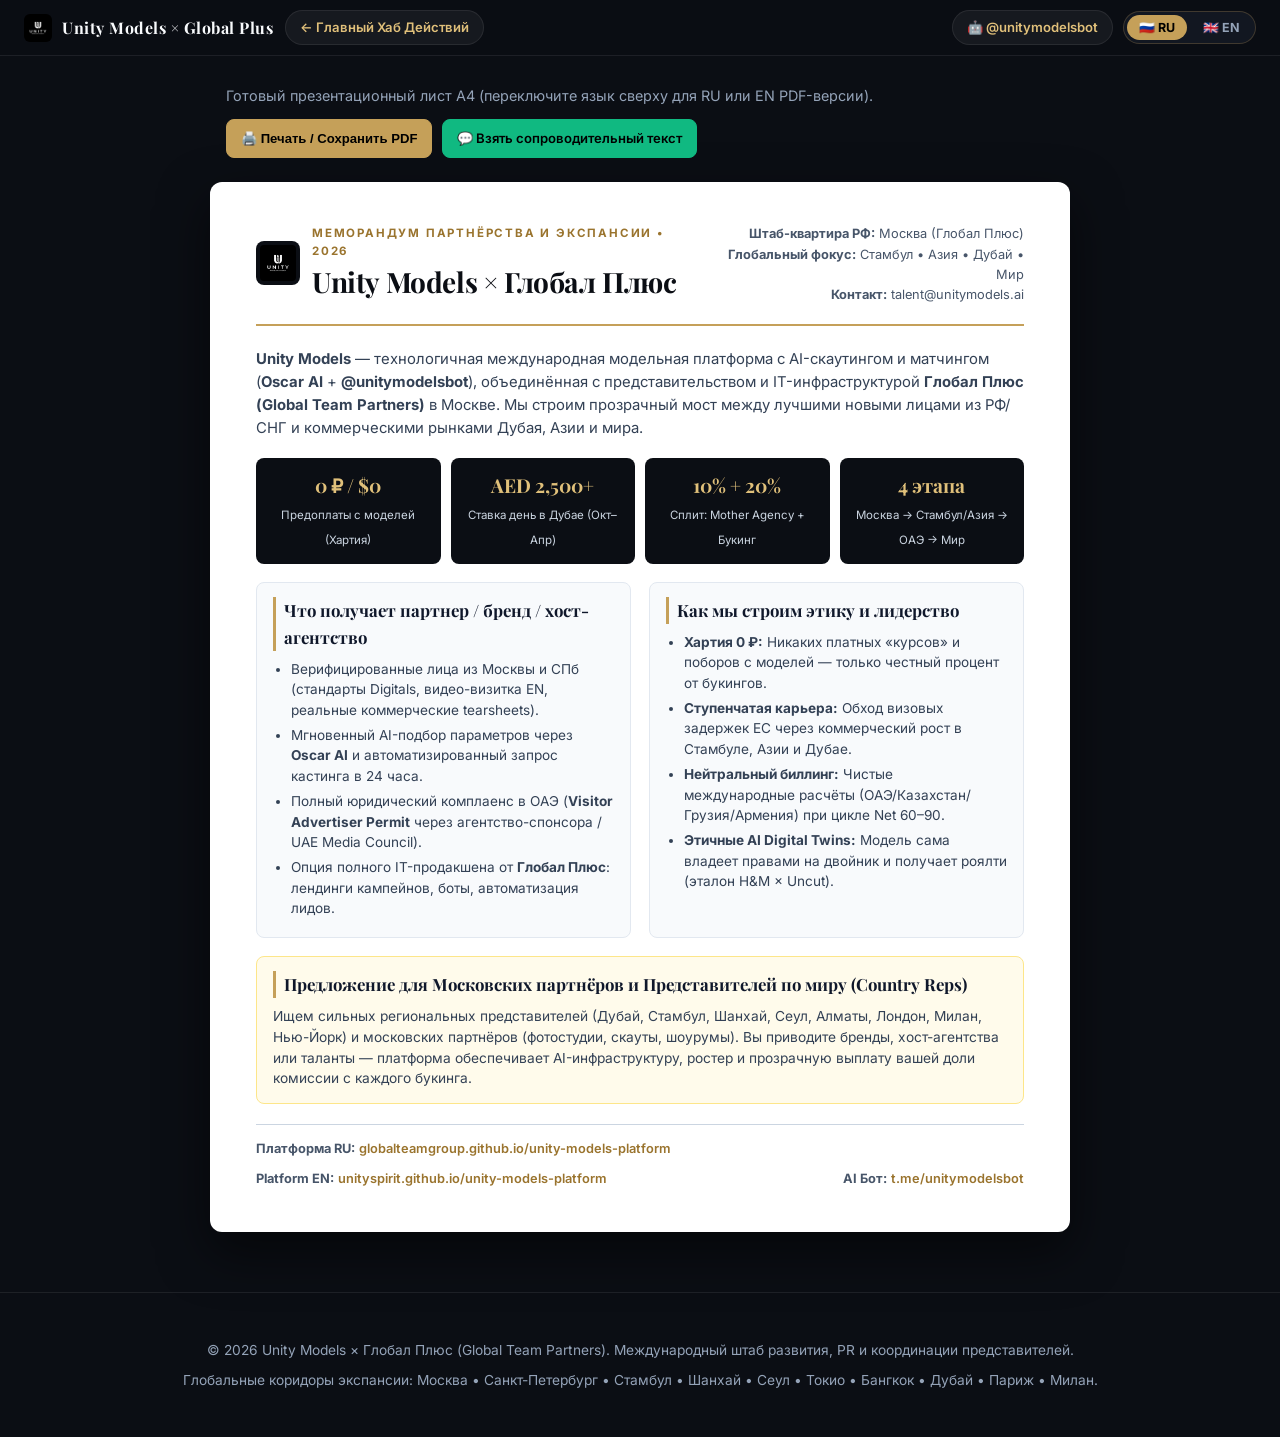
<file: onepager.html>
<!DOCTYPE html>
<html lang="ru">
<head>
    <meta charset="UTF-8">
    <meta name="viewport" content="width=device-width, initial-scale=1.0">
    <title>Unity Models × Global Plus | Executive A4 Partner One-Pager (RU / EN)</title>
    <link rel="icon" type="image/png" href="images/logo.png">
    <link href="https://fonts.googleapis.com/css2?family=Playfair+Display:ital,wght@0,600;0,700;1,400&family=Inter:wght@300;400;500;600;700&display=swap" rel="stylesheet">
    <link rel="stylesheet" href="hub.css">
    <style>
        .print-toolbar {
            max-width: 860px;
            margin: 28px auto 0;
            padding: 0 16px;
            display: flex;
            align-items: center;
            justify-content: space-between;
            flex-wrap: wrap;
            gap: 12px;
        }
        .a4-header {
            display: flex;
            justify-content: space-between;
            align-items: flex-start;
            gap: 16px;
            border-bottom: 2px solid #C5A059;
            padding-bottom: 18px;
            margin-bottom: 22px;
        }
        .a4-logo-row {
            display: flex;
            align-items: center;
            gap: 12px;
        }
        .a4-logo-row img {
            height: 44px;
            width: auto;
            border-radius: 8px;
            background: #0B0E14;
            padding: 4px;
        }
        .a4-kicker {
            font-size: 0.72rem;
            text-transform: uppercase;
            letter-spacing: 1.8px;
            color: #9A742E;
            font-weight: 700;
            margin-bottom: 4px;
        }
        .a4-sheet h1 {
            font-size: 1.75rem !important;
            line-height: 1.2 !important;
            margin-bottom: 4px !important;
            text-align: left !important;
        }
        .a4-meta-box {
            text-align: right;
            font-size: 0.8rem;
            color: #475569;
        }
        .a4-grid {
            display: grid;
            grid-template-columns: 1fr 1fr;
            gap: 18px;
            margin: 18px 0;
        }
        .a4-box {
            border: 1px solid #E2E8F0;
            border-radius: 8px;
            padding: 14px 16px;
            background: #F8FAFC;
        }
        .a4-box h3 {
            font-family: 'Playfair Display', serif;
            font-size: 1.05rem;
            margin-bottom: 8px;
            color: #0F172A;
            border-left: 3px solid #C5A059;
            padding-left: 8px;
        }
        .a4-box ul { padding-left: 18px; font-size: 0.85rem; line-height: 1.5; }
        .a4-box li { margin-bottom: 5px; }
        .a4-kpi-row {
            display: grid;
            grid-template-columns: repeat(4, 1fr);
            gap: 10px;
            margin: 18px 0;
        }
        .a4-kpi {
            background: #0B0E14;
            color: #F8FAFC;
            padding: 12px 10px;
            border-radius: 8px;
            text-align: center;
        }
        .a4-kpi strong {
            display: block;
            font-family: 'Playfair Display', serif;
            font-size: 1.2rem;
            color: #E0C07A;
        }
        .a4-kpi span { font-size: 0.72rem; color: #CBD5E1; }
        .a4-footer {
            border-top: 1px solid #CBD5E1;
            padding-top: 14px;
            margin-top: 20px;
            display: flex;
            justify-content: space-between;
            flex-wrap: wrap;
            gap: 10px;
            font-size: 0.8rem;
            color: #475569;
        }
        .a4-footer a { color: #9A742E; font-weight: 600; text-decoration: none; }
        @media (max-width: 720px) {
            .a4-grid, .a4-kpi-row { grid-template-columns: 1fr; }
            .a4-header { flex-direction: column; }
            .a4-meta-box { text-align: left; }
        }
    </style>
</head>
<body>

<div class="top-utility-bar no-print">
    <div class="top-left-nav">
        <a href="index.html" class="top-logo-link">
            <img src="images/logo.png" alt="Unity Models" onerror="this.onerror=null;this.src='https://unityspirit.github.io/unity-models-platform/images/logo.png'">
            <span data-i18n="brand_name">Unity Models × Global Plus</span>
        </a>
        <a href="index.html" class="nav-back-pill" data-i18n="back_hub">← Главный Хаб Действий</a>
    </div>
    <div class="top-right-controls">
        <a href="https://t.me/unitymodelsbot" target="_blank" rel="noopener noreferrer" class="nav-back-pill" data-i18n="bot_btn">🤖 @unitymodelsbot</a>
        <div class="lang-switcher" aria-label="Language Switcher">
            <button class="lang-btn active" data-lang="ru" onclick="HubI18n.setLang('ru')">🇷🇺 RU</button>
            <button class="lang-btn" data-lang="en" onclick="HubI18n.setLang('en')">🇬🇧 EN</button>
        </div>
    </div>
</div>

<div class="print-toolbar no-print">
    <div style="color:var(--text-dim); font-size:0.9rem;" data-i18n="print_note">Готовый лист формата А4 для партнёров, агентств Дубая, брендов и представителей.</div>
    <div style="display:flex; gap:10px; flex-wrap:wrap;">
        <button class="fast-btn gold" onclick="window.print()" data-i18n="btn_print">🖨️ Печать / Сохранить в PDF</button>
        <a href="scripts.html" class="fast-btn emerald" data-i18n="btn_scripts">💬 Тексты к письму</a>
    </div>
</div>

<div class="a4-sheet" id="sheetContainer"></div>

<footer class="no-print">
    <p data-i18n="footer_copy">© 2026 Unity Models × Глобал Плюс (Global Team Partners).</p>
    <p style="margin-top:8px;" data-i18n="footer_sub">Глобальные коридоры экспансии: Москва • Санкт-Петербург • Стамбул • Шанхай • Сеул • Токио • Дубай • Париж • Милан.</p>
</footer>

<script src="i18n.js"></script>
<script>
const DICT = {
    ru: {
        print_note: 'Готовый презентационный лист A4 (переключите язык сверху для RU или EN PDF-версии).',
        btn_print: '🖨️ Печать / Сохранить PDF',
        btn_scripts: '💬 Взять сопроводительный текст'
    },
    en: {
        print_note: 'Print-ready A4 Executive Sheet (toggle RU/EN above before exporting PDF).',
        btn_print: '🖨️ Print / Save as PDF',
        btn_scripts: '💬 Copy Cover Email'
    }
};

function renderSheet(lang) {
    const el = document.getElementById('sheetContainer');
    if (lang === 'ru') {
        el.innerHTML = `
            <div class="a4-header">
                <div class="a4-logo-row">
                    <img src="images/logo.png" alt="Unity Models Logo" onerror="this.onerror=null;this.src='https://unityspirit.github.io/unity-models-platform/images/logo.png'">
                    <div>
                        <div class="a4-kicker">МЕМОРАНДУМ ПАРТНЁРСТВА И ЭКСПАНСИИ • 2026</div>
                        <h1>Unity Models &times; Глобал Плюс</h1>
                    </div>
                </div>
                <div class="a4-meta-box">
                    <strong>Штаб-квартира РФ:</strong> Москва (Глобал Плюс)<br>
                    <strong>Глобальный фокус:</strong> Стамбул • Азия • Дубай • Мир<br>
                    <strong>Контакт:</strong> talent@unitymodels.ai
                </div>
            </div>

            <p style="font-size:0.93rem; line-height:1.55; margin-bottom:14px;">
                <strong>Unity Models</strong> — технологичная международная модельная платформа с AI-скаутингом и матчингом (<strong>Oscar AI</strong> + <strong>@unitymodelsbot</strong>), объединённая с представительством и IT-инфраструктурой <strong>Глобал Плюс (Global Team Partners)</strong> в Москве. Мы строим прозрачный мост между лучшими новыми лицами из РФ/СНГ и коммерческими рынками Дубая, Азии и мира.
            </p>

            <div class="a4-kpi-row">
                <div class="a4-kpi"><strong>0 ₽ / $0</strong><span>Предоплаты с моделей (Хартия)</span></div>
                <div class="a4-kpi"><strong>AED 2,500+</strong><span>Ставка день в Дубае (Окт–Апр)</span></div>
                <div class="a4-kpi"><strong>10% + 20%</strong><span>Сплит: Mother Agency + Букинг</span></div>
                <div class="a4-kpi"><strong>4 этапа</strong><span>Москва → Стамбул/Азия → ОАЭ → Мир</span></div>
            </div>

            <div class="a4-grid">
                <div class="a4-box">
                    <h3>Что получает партнер / бренд / хост-агентство</h3>
                    <ul>
                        <li>Верифицированные лица из Москвы и СПб (стандарты Digitals, видео-визитка EN, реальные коммерческие tearsheets).</li>
                        <li>Мгновенный AI-подбор параметров через <strong>Oscar AI</strong> и автоматизированный запрос кастинга в 24 часа.</li>
                        <li>Полный юридический комплаенс в ОАЭ (<strong>Visitor Advertiser Permit</strong> через агентство-спонсора / UAE Media Council).</li>
                        <li>Опция полного IT-продакшена от <strong>Глобал Плюс</strong>: лендинги кампейнов, боты, автоматизация лидов.</li>
                    </ul>
                </div>
                <div class="a4-box">
                    <h3>Как мы строим этику и лидерство</h3>
                    <ul>
                        <li><strong>Хартия 0 ₽:</strong> Никаких платных «курсов» и поборов с моделей — только честный процент от букингов.</li>
                        <li><strong>Ступенчатая карьера:</strong> Обход визовых задержек ЕС через коммерческий рост в Стамбуле, Азии и Дубае.</li>
                        <li><strong>Нейтральный биллинг:</strong> Чистые международные расчёты (ОАЭ/Казахстан/Грузия/Армения) при цикле Net 60–90.</li>
                        <li><strong>Этичные AI Digital Twins:</strong> Модель сама владеет правами на двойник и получает роялти (эталон H&M × Uncut).</li>
                    </ul>
                </div>
            </div>

            <div class="a4-box" style="margin-top:10px; background:#FFFBEB; border-color:#FDE68A;">
                <h3>Предложение для Московских партнёров и Представителей по миру (Country Reps)</h3>
                <p style="font-size:0.86rem; line-height:1.5;">
                    Ищем сильных региональных представителей (Дубай, Стамбул, Шанхай, Сеул, Алматы, Лондон, Милан, Нью-Йорк) и московских партнёров (фотостудии, скауты, шоурумы). Вы приводите бренды, хост-агентства или таланты — платформа обеспечивает AI-инфраструктуру, ростер и прозрачную выплату вашей доли комиссии с каждого букинга.
                </p>
            </div>

            <div class="a4-footer">
                <div><strong>Платформа RU:</strong> <a href="https://globalteamgroup.github.io/unity-models-platform/" target="_blank" rel="noopener noreferrer">globalteamgroup.github.io/unity-models-platform</a></div>
                <div><strong>Platform EN:</strong> <a href="https://unityspirit.github.io/unity-models-platform/" target="_blank" rel="noopener noreferrer">unityspirit.github.io/unity-models-platform</a></div>
                <div><strong>AI Бот:</strong> <a href="https://t.me/unitymodelsbot" target="_blank" rel="noopener noreferrer">t.me/unitymodelsbot</a></div>
            </div>
        `;
    } else {
        el.innerHTML = `
            <div class="a4-header">
                <div class="a4-logo-row">
                    <img src="images/logo.png" alt="Unity Models Logo" onerror="this.onerror=null;this.src='https://unityspirit.github.io/unity-models-platform/images/logo.png'">
                    <div>
                        <div class="a4-kicker">EXECUTIVE PARTNER &amp; EXPANSION BRIEF • 2026</div>
                        <h1>Unity Models &times; Global Plus</h1>
                    </div>
                </div>
                <div class="a4-meta-box">
                    <strong>Moscow Desk:</strong> Global Plus (Official Rep)<br>
                    <strong>Corridors:</strong> Istanbul • Asia • Dubai • Global<br>
                    <strong>Direct Email:</strong> talent@unitymodels.ai
                </div>
            </div>

            <p style="font-size:0.93rem; line-height:1.55; margin-bottom:14px;">
                <strong>Unity Models</strong> is an AI-enabled international modeling &amp; talent platform (powered by <strong>Oscar AI</strong> and <strong>@unitymodelsbot</strong>) operating in strategic alliance with <strong>Global Plus (Global Team Partners)</strong> in Moscow. We connect vetted Russian, CIS, and global commercial/fashion faces directly with Dubai host agencies, luxury e-commerce houses, and international production teams.
            </p>

            <div class="a4-kpi-row">
                <div class="a4-kpi"><strong>$0 / 0 ₽</strong><span>Zero-Upfront Model Charter</span></div>
                <div class="a4-kpi"><strong>AED 2,500+</strong><span>Dubai Benchmark Day Rate</span></div>
                <div class="a4-kpi"><strong>10% + 20%</strong><span>Mother Agency + Booking Split</span></div>
                <div class="a4-kpi"><strong>4-Stage</strong><span>Moscow → TR/Asia → UAE → World</span></div>
            </div>

            <div class="a4-grid">
                <div class="a4-box">
                    <h3>Value for Host Agencies, Brands &amp; Buyers</h3>
                    <ul>
                        <li>Export-ready talent vetted in Moscow/SPb with unretouched Polas, EN intro slates, and real commercial tearsheets.</li>
                        <li>24-hour curated shortlists matched by <strong>Oscar AI</strong> across height, measurements, languages, and active visas.</li>
                        <li>Full UAE regulatory compliance (Agency-Sponsored 3-mo <strong>Visitor Advertiser Permit</strong> &amp; UAE Media Council rules).</li>
                        <li>Optional turnkey campaign digital stack via <strong>Global Plus</strong> (websites, AI automation, smart Telegram/WhatsApp bots).</li>
                    </ul>
                </div>
                <div class="a4-box">
                    <h3>Why Top Talent &amp; Global Reps Choose Us</h3>
                    <ul>
                        <li><strong>Zero-Upfront Charter:</strong> Models pay zero entry or studio fees — revenue comes strictly from booked jobs.</li>
                        <li><strong>Smart Visa Routing:</strong> Navigating 2025–2026 visa shifts via rapid Istanbul, Asia &amp; Dubai commercial seasons.</li>
                        <li><strong>Neutral Settlement Rails:</strong> Clean international invoicing across UAE/KZ/GE/AM managing Net 60–90 cycles.</li>
                        <li><strong>Consent-First AI Twins:</strong> Models retain likeness ownership and collect licensing royalties (H&M × Uncut model).</li>
                    </ul>
                </div>
            </div>

            <div class="a4-box" style="margin-top:10px; background:#FFFBEB; border-color:#FDE68A;">
                <h3>International Country Representative &amp; PR Partner Mandate</h3>
                <p style="font-size:0.86rem; line-height:1.5;">
                    We are appointing Country Representatives in Dubai, Istanbul, Shanghai, Seoul, Bangkok, Almaty, Milan, London &amp; NYC. Bring brand demand, showroom PR, or host agency introductions — Unity Models × Global Plus provides the vetted roster, AI matching tech, legal playbook, and high recurring commissions on every closed campaign.
                </p>
            </div>

            <div class="a4-footer">
                <div><strong>Platform EN:</strong> <a href="https://unityspirit.github.io/unity-models-platform/" target="_blank" rel="noopener noreferrer">unityspirit.github.io/unity-models-platform</a></div>
                <div><strong>Platform RU:</strong> <a href="https://globalteamgroup.github.io/unity-models-platform/" target="_blank" rel="noopener noreferrer">globalteamgroup.github.io/unity-models-platform</a></div>
                <div><strong>Telegram Bot:</strong> <a href="https://t.me/unitymodelsbot" target="_blank" rel="noopener noreferrer">t.me/unitymodelsbot</a></div>
            </div>
        `;
    }
}

HubI18n.onChange((lang) => renderSheet(lang));
HubI18n.init(DICT);
</script>
</body>
</html>
</file>
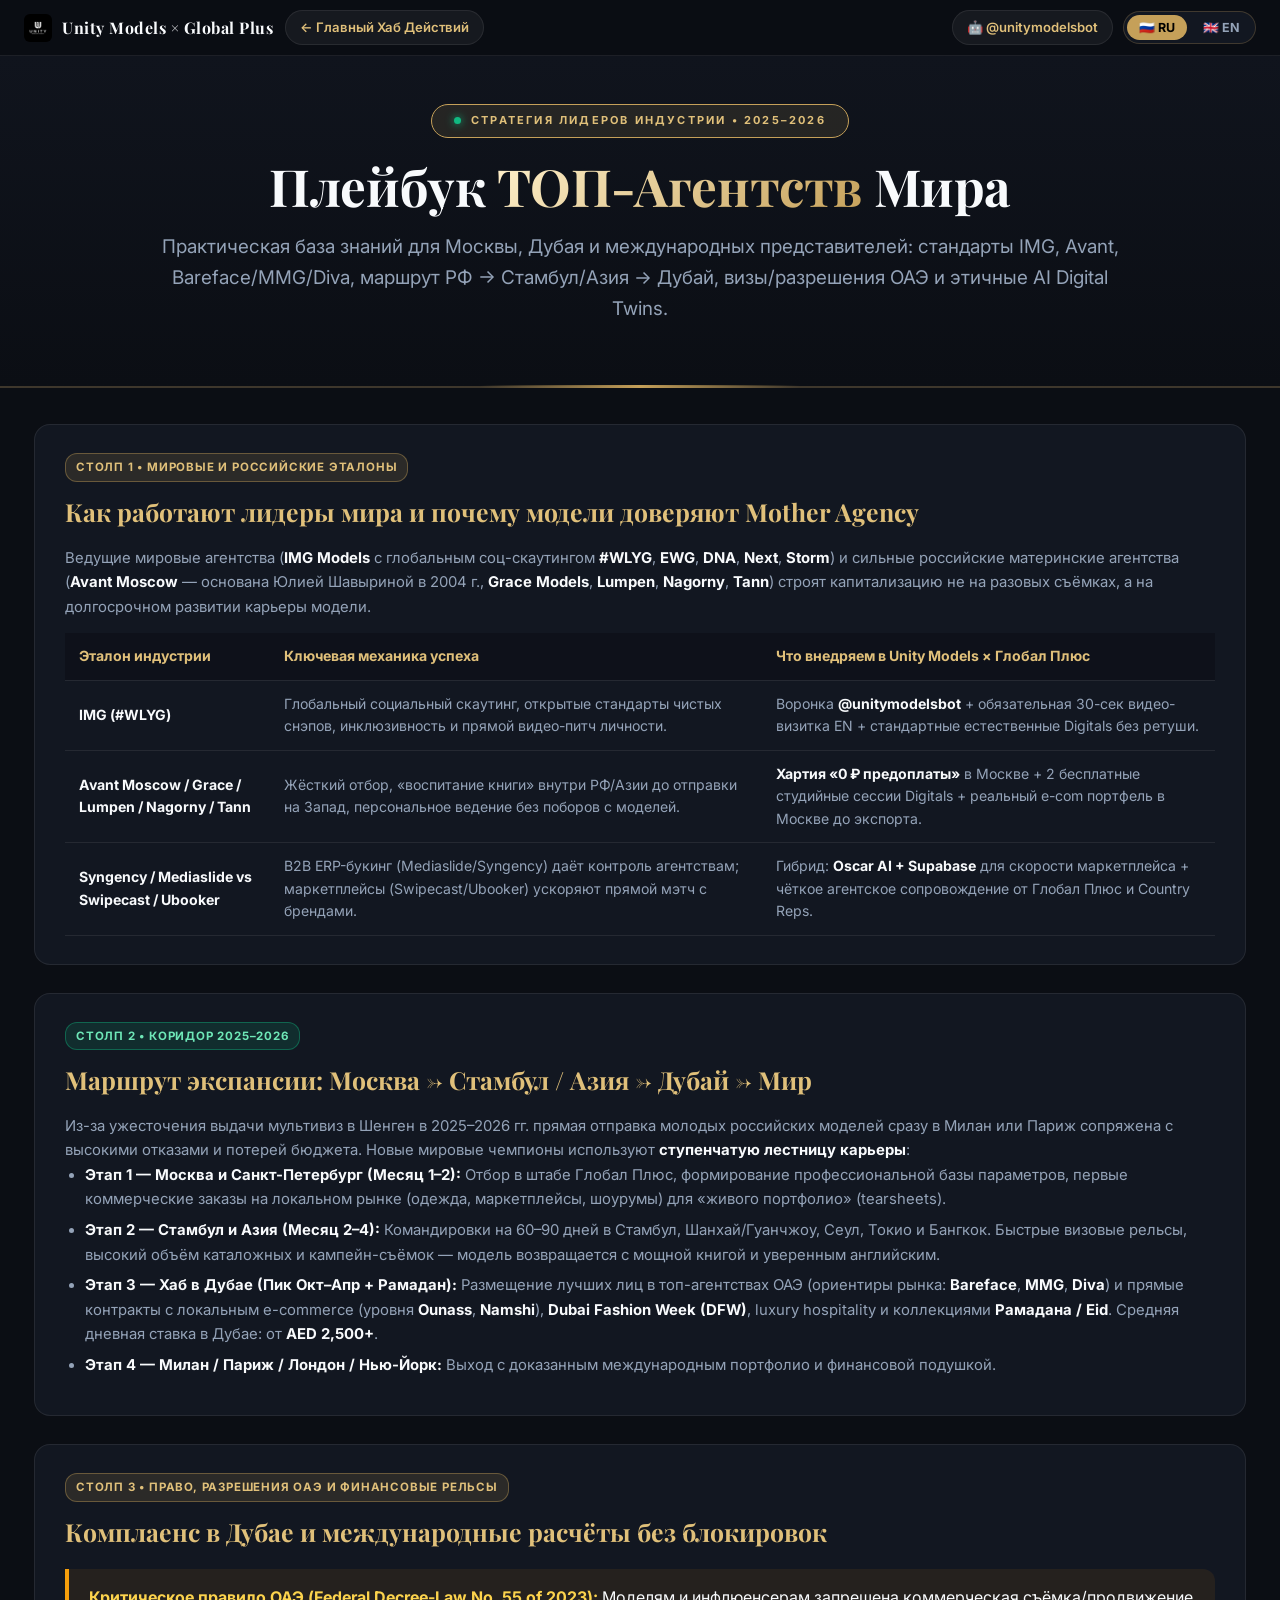
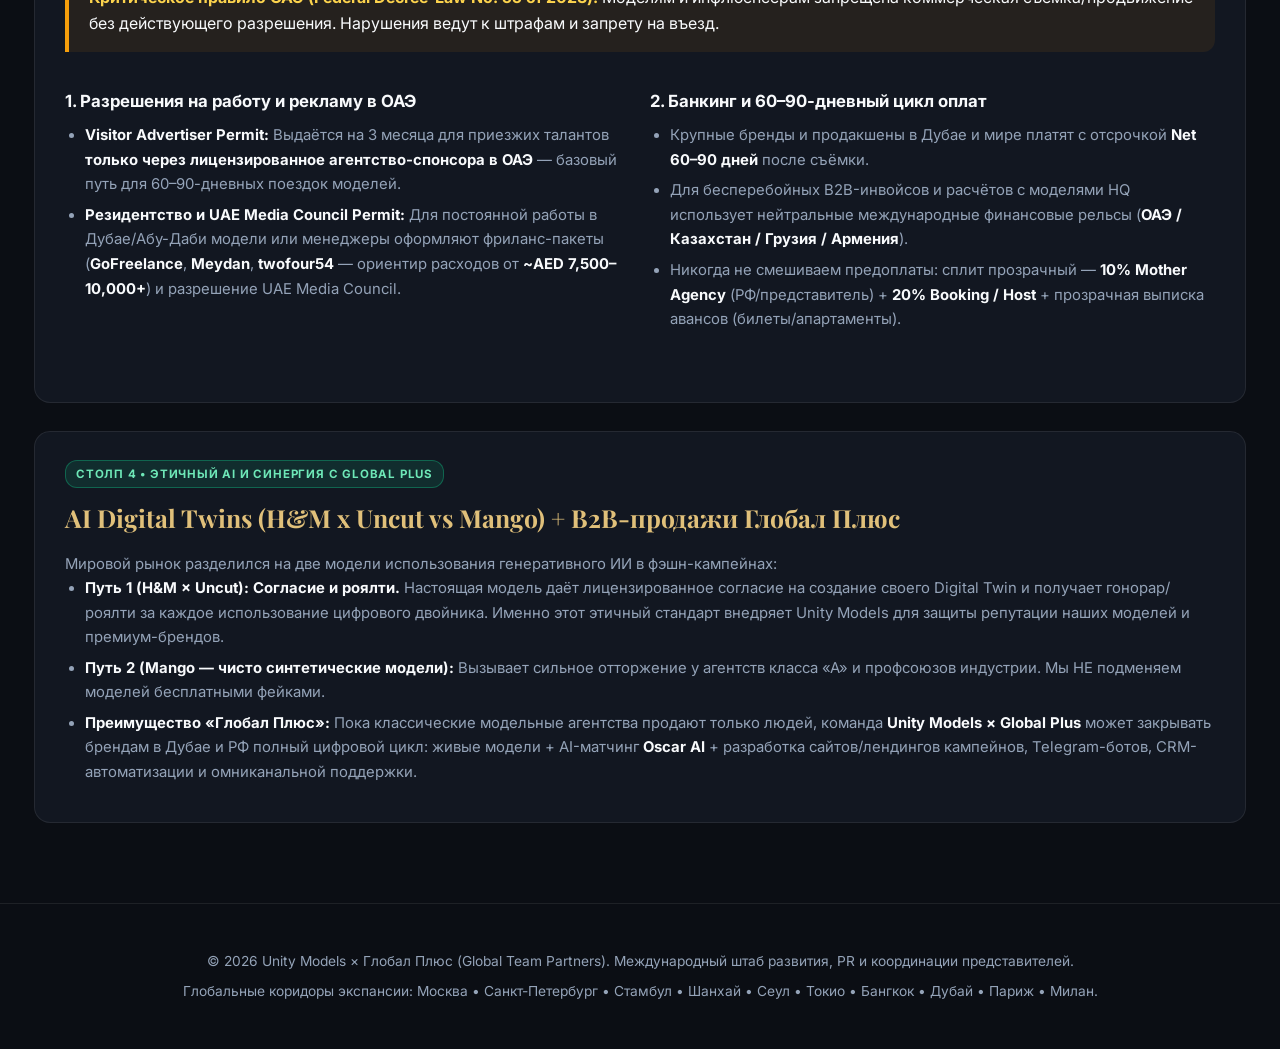
<file: playbook.html>
<!DOCTYPE html>
<html lang="ru">
<head>
    <meta charset="UTF-8">
    <meta name="viewport" content="width=device-width, initial-scale=1.0">
    <title>Unity Models × Global Plus | Top-Agency Global Playbook (RU / EN)</title>
    <link rel="icon" type="image/png" href="images/logo.png">
    <link href="https://fonts.googleapis.com/css2?family=Playfair+Display:ital,wght@0,600;0,700;1,400&family=Inter:wght@300;400;500;600;700&display=swap" rel="stylesheet">
    <link rel="stylesheet" href="hub.css">
    <style>
        .pillar-grid {
            display: grid;
            grid-template-columns: repeat(auto-fit, minmax(300px, 1fr));
            gap: 20px;
            margin-bottom: 32px;
        }
        .pillar-badge {
            display: inline-block;
            font-size: 0.72rem;
            font-weight: 700;
            letter-spacing: 0.8px;
            text-transform: uppercase;
            padding: 4px 10px;
            border-radius: 12px;
            background: rgba(197, 160, 89, 0.14);
            border: 1px solid rgba(197, 160, 89, 0.4);
            color: var(--gold-light);
            margin-bottom: 10px;
        }
        .pillar-badge.emerald {
            background: rgba(16, 185, 129, 0.14);
            border-color: rgba(16, 185, 129, 0.4);
            color: #6EE7B7;
        }
        .law-alert {
            background: rgba(245, 158, 11, 0.08);
            border-left: 4px solid var(--amber);
            padding: 16px 20px;
            border-radius: 0 12px 12px 0;
            margin: 18px 0;
        }
        .law-alert strong { color: #FCD34D; }
    </style>
</head>
<body>

<div class="top-utility-bar">
    <div class="top-left-nav">
        <a href="index.html" class="top-logo-link">
            <img src="images/logo.png" alt="Unity Models" onerror="this.onerror=null;this.src='https://unityspirit.github.io/unity-models-platform/images/logo.png'">
            <span data-i18n="brand_name">Unity Models × Global Plus</span>
        </a>
        <a href="index.html" class="nav-back-pill" data-i18n="back_hub">← Главный Хаб Действий</a>
    </div>
    <div class="top-right-controls">
        <a href="https://t.me/unitymodelsbot" target="_blank" rel="noopener noreferrer" class="nav-back-pill" data-i18n="bot_btn">🤖 @unitymodelsbot</a>
        <div class="lang-switcher" aria-label="Language Switcher">
            <button class="lang-btn active" data-lang="ru" onclick="HubI18n.setLang('ru')">🇷🇺 RU</button>
            <button class="lang-btn" data-lang="en" onclick="HubI18n.setLang('en')">🇬🇧 EN</button>
        </div>
    </div>
</div>

<header class="hero-header">
    <div class="brand-pill">
        <span class="dot"></span>
        <span data-i18n="hero_pill">GLOBAL AGENCY INTELLIGENCE • 2025–2026</span>
    </div>
    <h1 data-i18n-html="hero_h1">Плейбук <span class="highlight">ТОП-Агентств</span> Мира</h1>
    <p class="subtitle" data-i18n="hero_sub">Разбор практик мировых лидеров (IMG, DNA, Next, Storm), лучших российских Mother Agencies (Avant, Grace, Lumpen, Nagorny, Tann), хабов Дубая (Bareface, MMG, Diva), комплаенса ОАЭ и этичного AI.</p>
</header>

<div class="container" id="playbookContent"></div>

<footer>
    <p data-i18n="footer_copy">© 2026 Unity Models × Глобал Плюс (Global Team Partners).</p>
    <p style="margin-top:8px;" data-i18n="footer_sub">Глобальные коридоры экспансии: Москва • Санкт-Петербург • Стамбул • Шанхай • Сеул • Токио • Дубай • Париж • Милан.</p>
</footer>

<script src="i18n.js"></script>
<script>
const DICT = {
    ru: {
        hero_pill: 'СТРАТЕГИЯ ЛИДЕРОВ ИНДУСТРИИ • 2025–2026',
        hero_h1: 'Плейбук <span class="highlight">ТОП-Агентств</span> Мира',
        hero_sub: 'Практическая база знаний для Москвы, Дубая и международных представителей: стандарты IMG, Avant, Bareface/MMG/Diva, маршрут РФ → Стамбул/Азия → Дубай, визы/разрешения ОАЭ и этичные AI Digital Twins.'
    },
    en: {
        hero_pill: 'GLOBAL AGENCY INTELLIGENCE • 2025–2026',
        hero_h1: 'Top Modeling <span class="highlight">Agency Playbook</span>',
        hero_sub: 'Actionable industry intelligence for HQ, Moscow Global Plus & Country Reps: IMG/DNA/Next/Storm benchmarks, Avant/Grace/Lumpen mother-agency craft, Dubai hubs (Bareface/MMG/Diva), UAE legal compliance & consensual AI Digital Twins.'
    }
};

function renderPlaybook(lang) {
    const el = document.getElementById('playbookContent');
    if (lang === 'ru') {
        el.innerHTML = `
        <div class="playbook-panel">
            <span class="pillar-badge">Столп 1 • Мировые и Российские Эталоны</span>
            <h2>Как работают лидеры мира и почему модели доверяют Mother Agency</h2>
            <p>Ведущие мировые агентства (<strong>IMG Models</strong> с глобальным соц-скаутингом <strong>#WLYG</strong>, <strong>EWG</strong>, <strong>DNA</strong>, <strong>Next</strong>, <strong>Storm</strong>) и сильные российские материнские агентства (<strong>Avant Moscow</strong> — основана Юлией Шавыриной в 2004 г., <strong>Grace Models</strong>, <strong>Lumpen</strong>, <strong>Nagorny</strong>, <strong>Tann</strong>) строят капитализацию не на разовых съёмках, а на долгосрочном развитии карьеры модели.</p>
            <div class="table-wrap">
                <table class="data-table">
                    <thead>
                        <tr>
                            <th>Эталон индустрии</th>
                            <th>Ключевая механика успеха</th>
                            <th>Что внедряем в Unity Models × Глобал Плюс</th>
                        </tr>
                    </thead>
                    <tbody>
                        <tr>
                            <td><strong>IMG (#WLYG)</strong></td>
                            <td>Глобальный социальный скаутинг, открытые стандарты чистых снэпов, инклюзивность и прямой видео-питч личности.</td>
                            <td>Воронка <strong>@unitymodelsbot</strong> + обязательная 30-сек видео-визитка EN + стандартные естественные Digitals без ретуши.</td>
                        </tr>
                        <tr>
                            <td><strong>Avant Moscow / Grace / Lumpen / Nagorny / Tann</strong></td>
                            <td>Жёсткий отбор, «воспитание книги» внутри РФ/Азии до отправки на Запад, персональное ведение без поборов с моделей.</td>
                            <td><strong>Хартия «0 ₽ предоплаты»</strong> в Москве + 2 бесплатные студийные сессии Digitals + реальный e-com портфель в Москве до экспорта.</td>
                        </tr>
                        <tr>
                            <td><strong>Syngency / Mediaslide vs Swipecast / Ubooker</strong></td>
                            <td>B2B ERP-букинг (Mediaslide/Syngency) даёт контроль агентствам; маркетплейсы (Swipecast/Ubooker) ускоряют прямой мэтч с брендами.</td>
                            <td>Гибрид: <strong>Oscar AI + Supabase</strong> для скорости маркетплейса + чёткое агентское сопровождение от Глобал Плюс и Country Reps.</td>
                        </tr>
                    </tbody>
                </table>
            </div>
        </div>

        <div class="playbook-panel">
            <span class="pillar-badge emerald">Столп 2 • Коридор 2025–2026</span>
            <h2>Маршрут экспансии: Москва → Стамбул / Азия → Дубай → Мир</h2>
            <p>Из-за ужесточения выдачи мультивиз в Шенген в 2025–2026 гг. прямая отправка молодых российских моделей сразу в Милан или Париж сопряжена с высокими отказами и потерей бюджета. Новые мировые чемпионы используют <strong>ступенчатую лестницу карьеры</strong>:</p>
            <ul>
                <li><strong>Этап 1 — Москва и Санкт-Петербург (Месяц 1–2):</strong> Отбор в штабе Глобал Плюс, формирование профессиональной базы параметров, первые коммерческие заказы на локальном рынке (одежда, маркетплейсы, шоурумы) для «живого портфолио» (tearsheets).</li>
                <li><strong>Этап 2 — Стамбул и Азия (Месяц 2–4):</strong> Командировки на 60–90 дней в Стамбул, Шанхай/Гуанчжоу, Сеул, Токио и Бангкок. Быстрые визовые рельсы, высокий объём каталожных и кампейн-съёмок — модель возвращается с мощной книгой и уверенным английским.</li>
                <li><strong>Этап 3 — Хаб в Дубае (Пик Окт–Апр + Рамадан):</strong> Размещение лучших лиц в топ-агентствах ОАЭ (ориентиры рынка: <strong>Bareface</strong>, <strong>MMG</strong>, <strong>Diva</strong>) и прямые контракты с локальным e-commerce (уровня <strong>Ounass</strong>, <strong>Namshi</strong>), <strong>Dubai Fashion Week (DFW)</strong>, luxury hospitality и коллекциями <strong>Рамадана / Eid</strong>. Средняя дневная ставка в Дубае: от <strong>AED 2,500+</strong>.</li>
                <li><strong>Этап 4 — Милан / Париж / Лондон / Нью-Йорк:</strong> Выход с доказанным международным портфолио и финансовой подушкой.</li>
            </ul>
        </div>

        <div class="playbook-panel">
            <span class="pillar-badge">Столп 3 • Право, Разрешения ОАЭ и Финансовые Рельсы</span>
            <h2>Комплаенс в Дубае и международные расчёты без блокировок</h2>
            <div class="law-alert">
                <strong>Критическое правило ОАЭ (Federal Decree-Law No. 55 of 2023):</strong> Моделям и инфлюенсерам запрещена коммерческая съёмка/продвижение без действующего разрешения. Нарушения ведут к штрафам и запрету на въезд.
            </div>
            <div class="pillar-grid">
                <div>
                    <h3>1. Разрешения на работу и рекламу в ОАЭ</h3>
                    <ul>
                        <li><strong>Visitor Advertiser Permit:</strong> Выдаётся на 3 месяца для приезжих талантов <strong>только через лицензированное агентство-спонсора в ОАЭ</strong> — базовый путь для 60–90-дневных поездок моделей.</li>
                        <li><strong>Резидентство и UAE Media Council Permit:</strong> Для постоянной работы в Дубае/Абу-Даби модели или менеджеры оформляют фриланс-пакеты (<strong>GoFreelance</strong>, <strong>Meydan</strong>, <strong>twofour54</strong> — ориентир расходов от <strong>~AED 7,500–10,000+</strong>) и разрешение UAE Media Council.</li>
                    </ul>
                </div>
                <div>
                    <h3>2. Банкинг и 60–90-дневный цикл оплат</h3>
                    <ul>
                        <li>Крупные бренды и продакшены в Дубае и мире платят с отсрочкой <strong>Net 60–90 дней</strong> после съёмки.</li>
                        <li>Для бесперебойных B2B-инвойсов и расчётов с моделями HQ использует нейтральные международные финансовые рельсы (<strong>ОАЭ / Казахстан / Грузия / Армения</strong>).</li>
                        <li>Никогда не смешиваем предоплаты: сплит прозрачный — <strong>10% Mother Agency</strong> (РФ/представитель) + <strong>20% Booking / Host</strong> + прозрачная выписка авансов (билеты/апартаменты).</li>
                    </ul>
                </div>
            </div>
        </div>

        <div class="playbook-panel">
            <span class="pillar-badge emerald">Столп 4 • Этичный AI и Синергия с Global Plus</span>
            <h2>AI Digital Twins (H&M x Uncut vs Mango) + B2B-продажи Глобал Плюс</h2>
            <p>Мировой рынок разделился на две модели использования генеративного ИИ в фэшн-кампейнах:</p>
            <ul>
                <li><strong>Путь 1 (H&M × Uncut): Согласие и роялти.</strong> Настоящая модель даёт лицензированное согласие на создание своего Digital Twin и получает гонорар/роялти за каждое использование цифрового двойника. Именно этот этичный стандарт внедряет Unity Models для защиты репутации наших моделей и премиум-брендов.</li>
                <li><strong>Путь 2 (Mango — чисто синтетические модели):</strong> Вызывает сильное отторжение у агентств класса «А» и профсоюзов индустрии. Мы НЕ подменяем моделей бесплатными фейками.</li>
                <li><strong>Преимущество «Глобал Плюс»:</strong> Пока классические модельные агентства продают только людей, команда <strong>Unity Models × Global Plus</strong> может закрывать брендам в Дубае и РФ полный цифровой цикл: живые модели + AI-матчинг <strong>Oscar AI</strong> + разработка сайтов/лендингов кампейнов, Telegram-ботов, CRM-автоматизации и омниканальной поддержки.</li>
            </ul>
        </div>`;
    } else {
        el.innerHTML = `
        <div class="playbook-panel">
            <span class="pillar-badge">Pillar 1 • Global & Russian Benchmarks</span>
            <h2>How Top-Tier Agencies Operate & Build Long-Term Roster Value</h2>
            <p>Tier-1 international agencies (<strong>IMG Models</strong> with <strong>#WLYG</strong>, <strong>EWG</strong>, <strong>DNA</strong>, <strong>Next</strong>, <strong>Storm</strong>) and elite Russian Mother Agencies (<strong>Avant Moscow</strong> — founded by Yulia Shavyrina in 2004, <strong>Grace Models</strong>, <strong>Lumpen</strong>, <strong>Nagorny</strong>, <strong>Tann</strong>) compound asset value by curating and developing faces rather than selling paid courses or one-off shoots.</p>
            <div class="table-wrap">
                <table class="data-table">
                    <thead>
                        <tr>
                            <th>Industry Benchmark</th>
                            <th>Core Competitive Edge</th>
                            <th>Unity Models × Global Plus Standard</th>
                        </tr>
                    </thead>
                    <tbody>
                        <tr>
                            <td><strong>IMG (#WLYG)</strong></td>
                            <td>Open digital scouting funnel, natural unretouched Digitals, instant personality check via short intro clip.</td>
                            <td><strong>@unitymodelsbot</strong> digital funnel + mandatory 30-sec EN video slate + clean daylight Polaroid standards.</td>
                        </tr>
                        <tr>
                            <td><strong>Avant Moscow / Grace / Lumpen / Nagorny / Tann</strong></td>
                            <td>Selective curation, book-building in domestic & Asian markets first, transparent career management without upfront fees.</td>
                            <td><strong>Zero-Upfront Charter ($0 / 0 RUB upfront)</strong> + 2 free Moscow studio Digital sessions + pre-export e-com tearsheets.</td>
                        </tr>
                        <tr>
                            <td><strong>Syngency / Mediaslide vs Swipecast / Ubooker</strong></td>
                            <td>ERP booking suites anchor top agencies; digital marketplaces speed up direct commercial matching & discovery.</td>
                            <td>Hybrid OS: <strong>Oscar AI + Supabase</strong> fast discovery paired with full white-glove representation via Global Plus & Country Reps.</td>
                        </tr>
                    </tbody>
                </table>
            </div>
        </div>

        <div class="playbook-panel">
            <span class="pillar-badge emerald">Pillar 2 • 2025–2026 Placement Ladder</span>
            <h2>Global Expansion Route: Moscow → Istanbul / Asia → Dubai → World</h2>
            <p>With tightened 2025–2026 Schengen multi-entry visa issuance, sending unproven faces directly to Milan or Paris creates unnecessary rejection risk. Elite Eastern European & Russian talent follow a proven <strong>4-stage career ladder</strong>:</p>
            <ul>
                <li><strong>Stage 1 — Moscow & St. Petersburg (Months 1–2):</strong> Vetting at the Global Plus Moscow desk, standardized Digitals & walk clips, first paid Russian e-com/showroom bookings for a clean, real book.</li>
                <li><strong>Stage 2 — Istanbul & Asia Stepping Stones (Months 2–4):</strong> 60–90 day placements across Istanbul, Shanghai/Guangzhou, Seoul, Tokyo & Bangkok. Fast visa onboarding, high daily catalog volume, and rapid runway/camera maturity.</li>
                <li><strong>Stage 3 — Dubai Commercial Hub (Oct–Apr Peak + Ramadan):</strong> Direct board placements with licensed UAE agencies (market leaders: <strong>Bareface</strong>, <strong>MMG</strong>, <strong>Diva</strong>) targeting regional luxury e-com (e.g. <strong>Ounass</strong>, <strong>Namshi</strong>), <strong>Dubai Fashion Week (DFW)</strong>, luxury real estate & Ramadan/Eid capsules. Commercial Dubai day rates benchmark at <strong>AED 2,500+</strong>.</li>
                <li><strong>Stage 4 — Milan / Paris / London / New York:</strong> Entering top fashion capitals backed by proven campaign tearsheets and financial stability.</li>
            </ul>
        </div>

        <div class="playbook-panel">
            <span class="pillar-badge">Pillar 3 • UAE Legal Permits & Cross-Border Banking</span>
            <h2>UAE Compliance & Cross-Border Financial Rails</h2>
            <div class="law-alert">
                <strong>Mandatory UAE Compliance (Federal Decree-Law No. 55 of 2023):</strong> Commercial shoots & promotional modeling in the UAE require valid advertiser/media authorization. Operating on bare tourist status risks severe fines.
            </div>
            <div class="pillar-grid">
                <div>
                    <h3>1. UAE Advertiser & Work Permits</h3>
                    <ul>
                        <li><strong>Visitor Advertiser Permit:</strong> Valid for 3 months for visiting international models — <strong>must be sponsored through a licensed UAE host agency</strong>.</li>
                        <li><strong>Resident & Freelance Permits:</strong> Long-term UAE stays utilize <strong>GoFreelance</strong>, <strong>Meydan</strong>, or <strong>twofour54</strong> packages (benchmark ~<strong>AED 7,500–10,000+</strong>) combined with a <strong>UAE Media Council Advertiser Permit</strong>.</li>
                    </ul>
                </div>
                <div>
                    <h3>2. Banking Rails & Net 60–90 Cycles</h3>
                    <ul>
                        <li>Dubai commercial clients & e-com houses operate on standard <strong>60–90 day payment cycles</strong> post-shoot.</li>
                        <li>HQ clears international brand invoices & model splits via neutral compliant rails (<strong>UAE / Kazakhstan / Georgia / Armenia</strong>).</li>
                        <li>Transparent commission waterfall: <strong>10% Mother Agency override</strong> + <strong>20% Host Booking Fee</strong> with clear advance recoupment logs.</li>
                    </ul>
                </div>
            </div>
        </div>

        <div class="playbook-panel">
            <span class="pillar-badge emerald">Pillar 4 • Consent-First AI & Global Plus Tech Edge</span>
            <h2>Ethical Digital Twins (H&M × Uncut Model) + Global Plus Full-Stack Upsell</h2>
            <p>Brands are experimenting rapidly with AI lookbooks — how we position Unity Models determines whether Tier-1 talent trusts us:</p>
            <ul>
                <li><strong>We follow H&M × Uncut (Consent + Royalty):</strong> Verified models retain full likeness rights and earn licensing royalties whenever a brand deploys their Digital Twin for regional variations.</li>
                <li><strong>We reject unconsented pure-synthetic replacement (Mango backlash):</strong> Luxury agencies and credible buyers value authentic human talent enhanced by smart AI workflow — never disposable synthetic clones.</li>
                <li><strong>Global Plus Enterprise Synergies:</strong> Unlike traditional booking desks, Country Reps & Global Plus can bundle talent + <strong>Oscar AI matching</strong> with bespoke web builds, AI automation, smart Telegram/WhatsApp bots, and omnichannel support for brand clients.</li>
            </ul>
        </div>`;
    }
}

HubI18n.onChange((lang) => renderPlaybook(lang));
HubI18n.init(DICT);
</script>
</body>
</html>
</file>
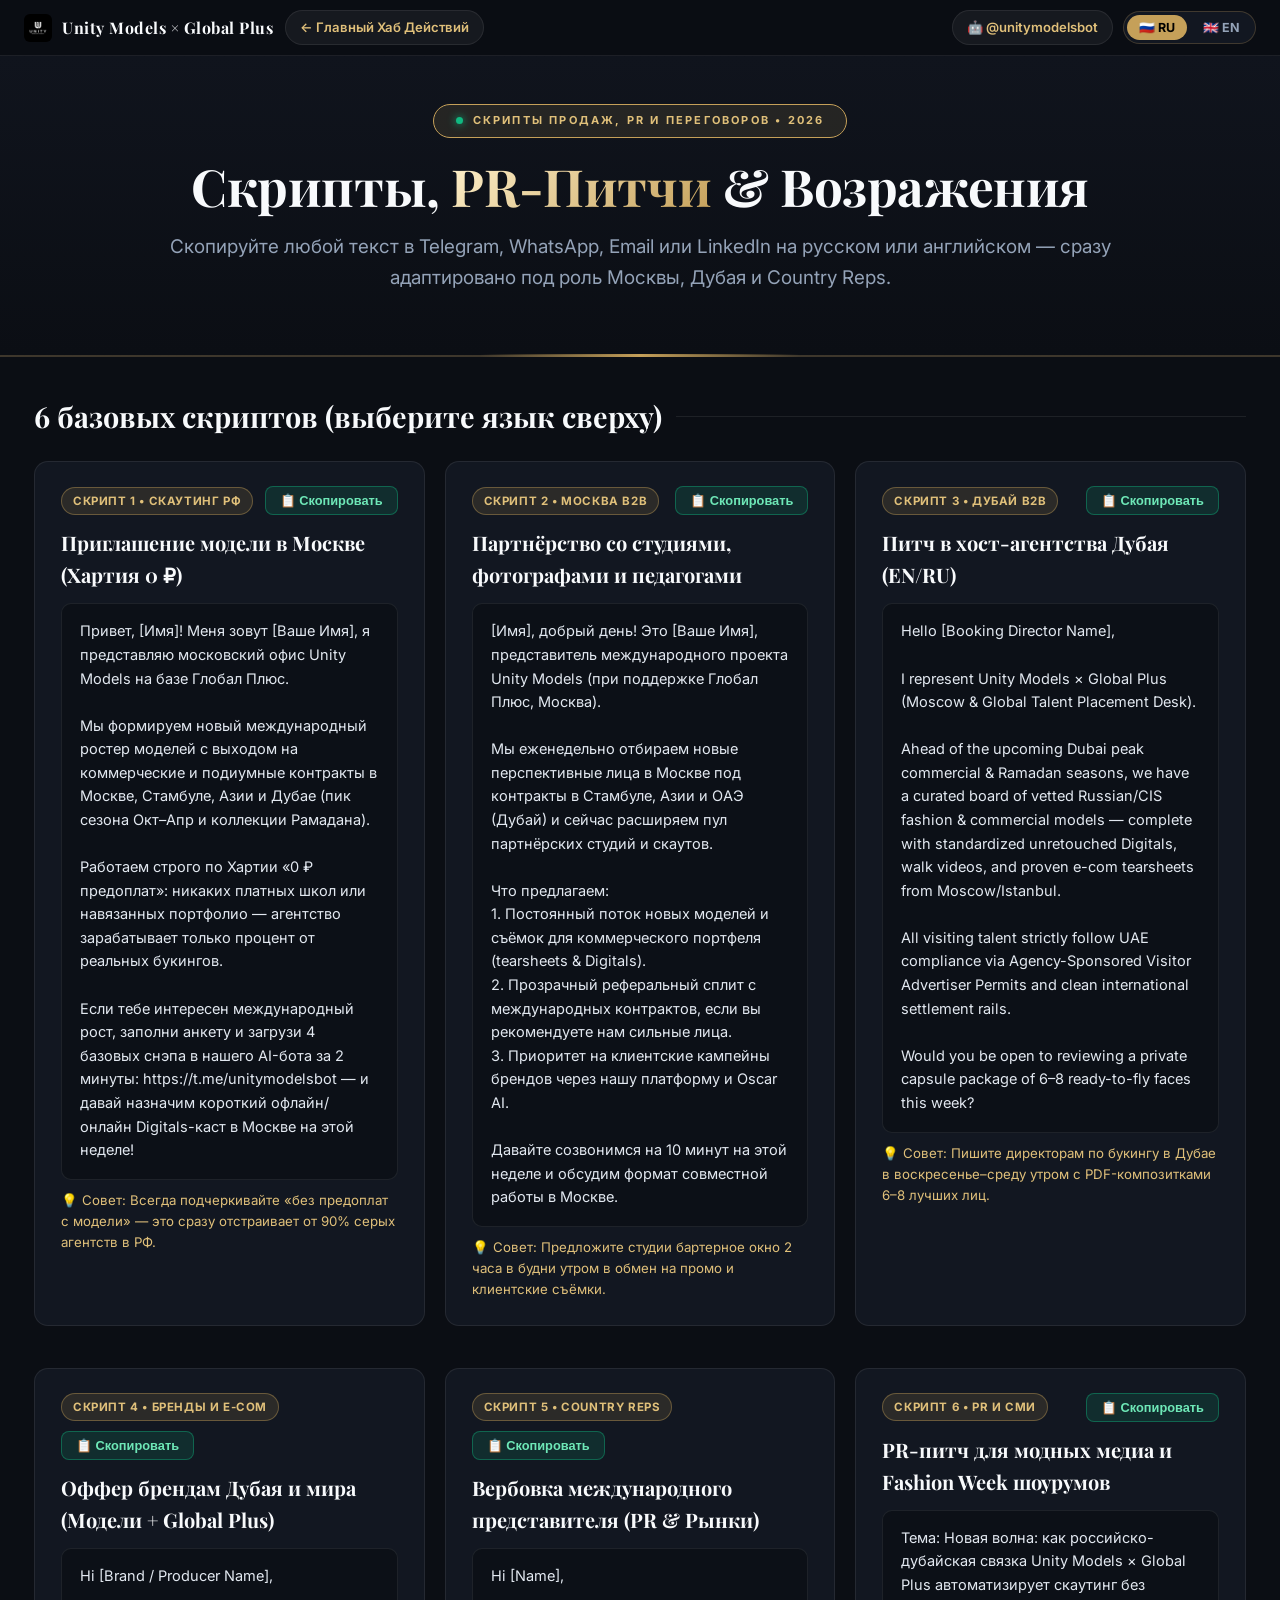
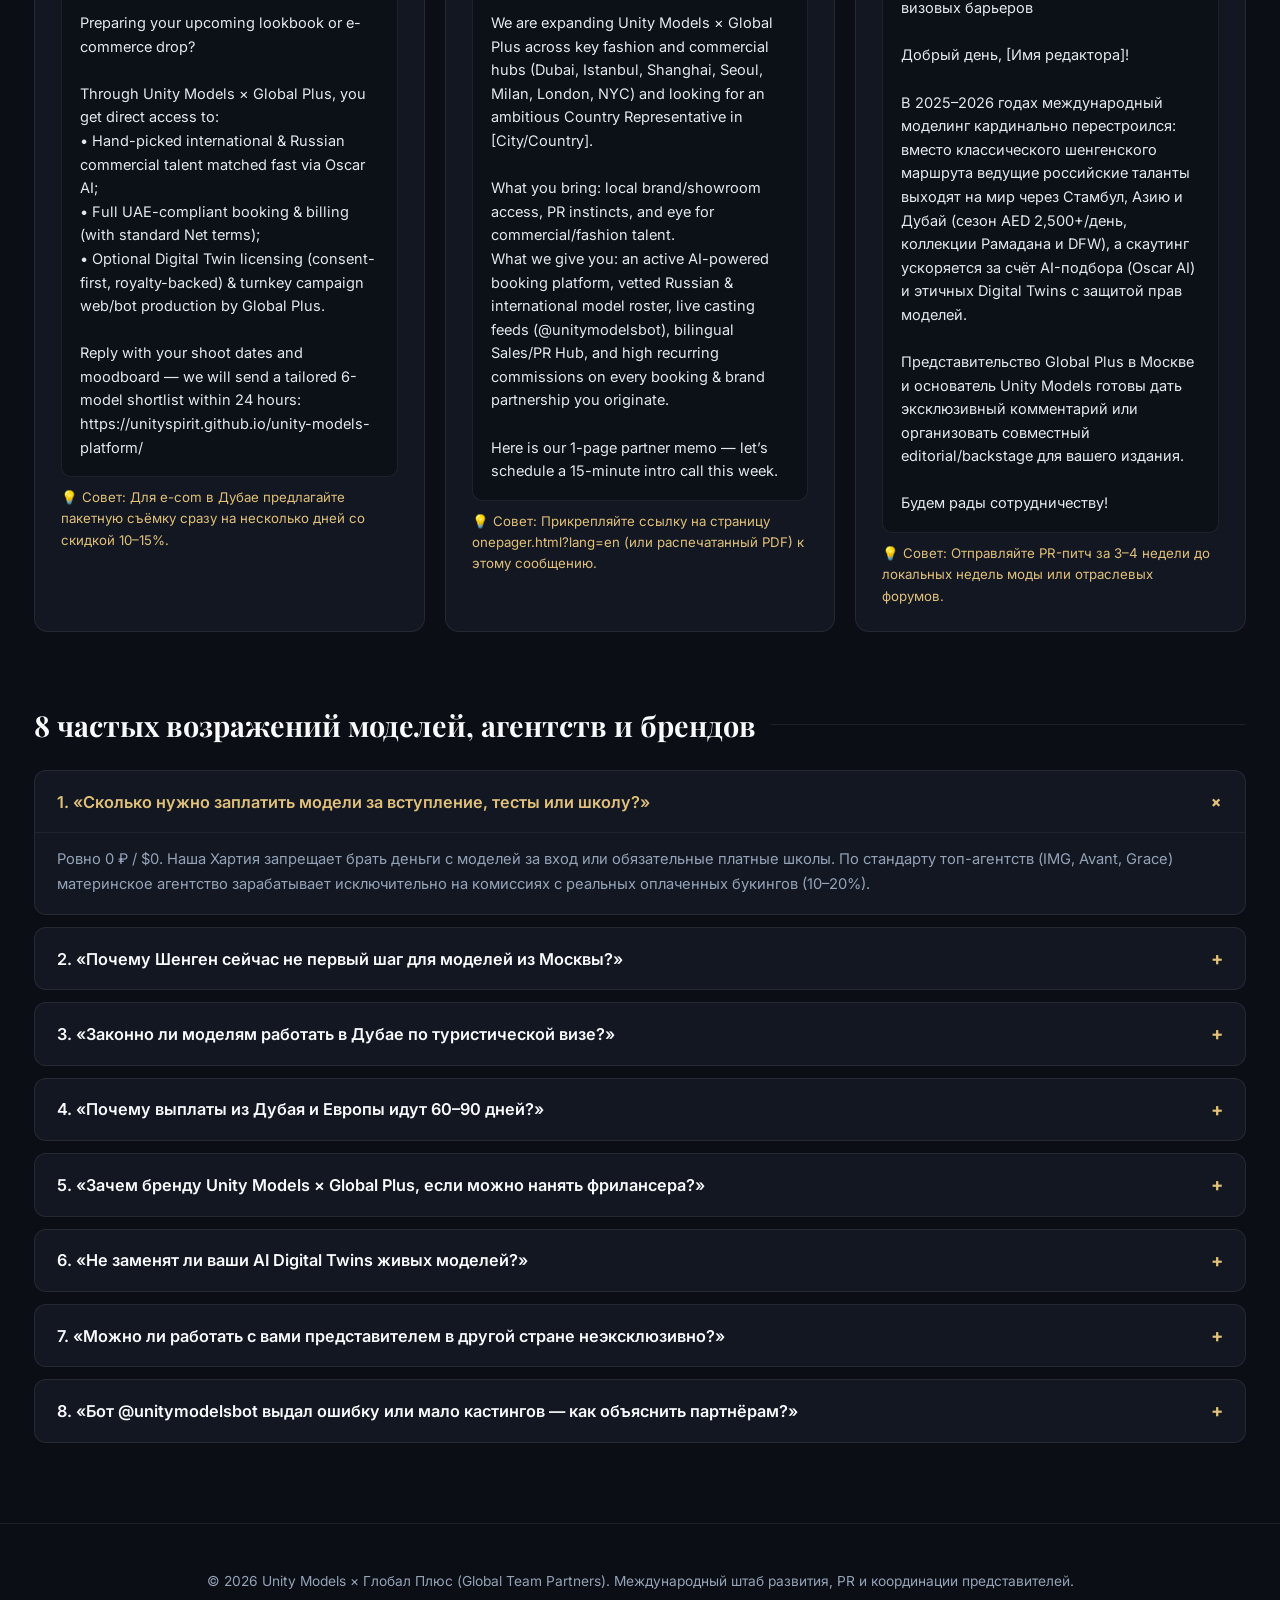
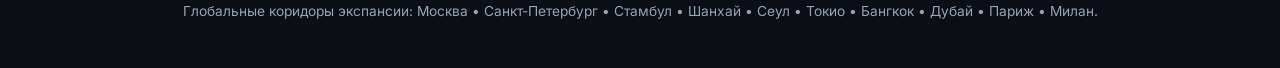
<file: scripts.html>
<!DOCTYPE html>
<html lang="ru">
<head>
    <meta charset="UTF-8">
    <meta name="viewport" content="width=device-width, initial-scale=1.0">
    <title>Unity Models × Global Plus | Outreach Scripts, PR & Objections (RU / EN)</title>
    <link rel="icon" type="image/png" href="images/logo.png">
    <link href="https://fonts.googleapis.com/css2?family=Playfair+Display:ital,wght@0,600;0,700;1,400&family=Inter:wght@300;400;500;600;700&display=swap" rel="stylesheet">
    <link rel="stylesheet" href="hub.css">
    <style>
        .script-grid {
            display: grid;
            grid-template-columns: repeat(auto-fit, minmax(360px, 1fr));
            gap: 20px;
            margin-bottom: 48px;
        }
        @media (max-width: 768px) {
            .script-grid { grid-template-columns: 1fr; }
        }
        .faq-icon {
            color: var(--gold-light);
            font-weight: 700;
            font-size: 1.15rem;
            transition: transform 0.2s;
        }
        .faq-item.active .faq-icon { transform: rotate(45deg); }
    </style>
</head>
<body>

<div class="top-utility-bar">
    <div class="top-left-nav">
        <a href="index.html" class="top-logo-link">
            <img src="images/logo.png" alt="Unity Models" onerror="this.onerror=null;this.src='https://unityspirit.github.io/unity-models-platform/images/logo.png'">
            <span data-i18n="brand_name">Unity Models × Global Plus</span>
        </a>
        <a href="index.html" class="nav-back-pill" data-i18n="back_hub">← Главный Хаб Действий</a>
    </div>
    <div class="top-right-controls">
        <a href="https://t.me/unitymodelsbot" target="_blank" rel="noopener noreferrer" class="nav-back-pill" data-i18n="bot_btn">🤖 @unitymodelsbot</a>
        <div class="lang-switcher" aria-label="Language Switcher">
            <button class="lang-btn active" data-lang="ru" onclick="HubI18n.setLang('ru')">🇷🇺 RU</button>
            <button class="lang-btn" data-lang="en" onclick="HubI18n.setLang('en')">🇬🇧 EN</button>
        </div>
    </div>
</div>

<header class="hero-header">
    <div class="brand-pill">
        <span class="dot"></span>
        <span data-i18n="hero_pill">OUTREACH, PR &amp; OBJECTION PLAYBOOK</span>
    </div>
    <h1 data-i18n-html="hero_h1">Скрипты, <span class="highlight">PR-Питчи</span> &amp; Возражения</h1>
    <p class="subtitle" data-i18n="hero_sub">Готовые сообщения в 1 клик для скаутинга в Москве, переговоров с хост-агентствами Дубая, привлечения международных представителей, брендов и СМИ.</p>
</header>

<div class="container">
    <h2 class="section-heading" data-i18n="sec_scripts">Готовые скрипты (1-клик копирование)</h2>
    <div id="scriptsContainer" class="script-grid"></div>

    <h2 class="section-heading" data-i18n="sec_faq">Матрица отработки возражений (FAQ для представителей)</h2>
    <div id="faqContainer"></div>
</div>

<footer>
    <p data-i18n="footer_copy">© 2026 Unity Models × Глобал Плюс (Global Team Partners).</p>
    <p style="margin-top:8px;" data-i18n="footer_sub">Глобальные коридоры экспансии: Москва • Санкт-Петербург • Стамбул • Шанхай • Сеул • Токио • Дубай • Париж • Милан.</p>
</footer>

<script src="i18n.js"></script>
<script>
const DICT = {
    ru: {
        hero_pill: 'СКРИПТЫ ПРОДАЖ, PR И ПЕРЕГОВОРОВ • 2026',
        hero_h1: 'Скрипты, <span class="highlight">PR-Питчи</span> &amp; Возражения',
        hero_sub: 'Скопируйте любой текст в Telegram, WhatsApp, Email или LinkedIn на русском или английском — сразу адаптировано под роль Москвы, Дубая и Country Reps.',
        sec_scripts: '6 базовых скриптов (выберите язык сверху)',
        sec_faq: '8 частых возражений моделей, агентств и брендов'
    },
    en: {
        hero_pill: 'OUTREACH, PR & OBJECTION PLAYBOOK • 2026',
        hero_h1: 'Outreach Scripts, <span class="highlight">PR Pitches</span> &amp; Objections',
        hero_sub: 'One-click copy templates for Telegram, WhatsApp, Email & LinkedIn covering Moscow scouting, Dubai host agencies, global Country Reps & Fashion Week PR.',
        sec_scripts: '6 Battle-Tested Scripts (1-Click Copy)',
        sec_faq: '8 Core Industry & Legal Objections Handled'
    }
};

const SCRIPTS = {
    ru: [
        {
            id: 'scr1',
            tag: 'Скрипт 1 • Скаутинг РФ',
            title: 'Приглашение модели в Москве (Хартия 0 ₽)',
            text: `Привет, [Имя]! Меня зовут [Ваше Имя], я представляю московский офис Unity Models на базе Глобал Плюс.\n\nМы формируем новый международный ростер моделей с выходом на коммерческие и подиумные контракты в Москве, Стамбуле, Азии и Дубае (пик сезона Окт–Апр и коллекции Рамадана).\n\nРаботаем строго по Хартии «0 ₽ предоплат»: никаких платных школ или навязанных портфолио — агентство зарабатывает только процент от реальных букингов.\n\nЕсли тебе интересен международный рост, заполни анкету и загрузи 4 базовых снэпа в нашего AI-бота за 2 минуты: https://t.me/unitymodelsbot — и давай назначим короткий офлайн/онлайн Digitals-каст в Москве на этой неделе!`,
            tip: '💡 Совет: Всегда подчеркивайте «без предоплат с модели» — это сразу отстраивает от 90% серых агентств в РФ.'
        },
        {
            id: 'scr2',
            tag: 'Скрипт 2 • Москва B2B',
            title: 'Партнёрство со студиями, фотографами и педагогами',
            text: `[Имя], добрый день! Это [Ваше Имя], представитель международного проекта Unity Models (при поддержке Глобал Плюс, Москва).\n\nМы еженедельно отбираем новые перспективные лица в Москве под контракты в Стамбуле, Азии и ОАЭ (Дубай) и сейчас расширяем пул партнёрских студий и скаутов.\n\nЧто предлагаем:\n1. Постоянный поток новых моделей и съёмок для коммерческого портфеля (tearsheets & Digitals).\n2. Прозрачный реферальный сплит с международных контрактов, если вы рекомендуете нам сильные лица.\n3. Приоритет на клиентские кампейны брендов через нашу платформу и Oscar AI.\n\nДавайте созвонимся на 10 минут на этой неделе и обсудим формат совместной работы в Москве.`,
            tip: '💡 Совет: Предложите студии бартерное окно 2 часа в будни утром в обмен на промо и клиентские съёмки.'
        },
        {
            id: 'scr3',
            tag: 'Скрипт 3 • Дубай B2B',
            title: 'Питч в хост-агентства Дубая (EN/RU)',
            text: `Hello [Booking Director Name],\n\nI represent Unity Models × Global Plus (Moscow & Global Talent Placement Desk).\n\nAhead of the upcoming Dubai peak commercial & Ramadan seasons, we have a curated board of vetted Russian/CIS fashion & commercial models — complete with standardized unretouched Digitals, walk videos, and proven e-com tearsheets from Moscow/Istanbul.\n\nAll visiting talent strictly follow UAE compliance via Agency-Sponsored Visitor Advertiser Permits and clean international settlement rails.\n\nWould you be open to reviewing a private capsule package of 6–8 ready-to-fly faces this week?`,
            tip: '💡 Совет: Пишите директорам по букингу в Дубае в воскресенье–среду утром с PDF-композитками 6–8 лучших лиц.'
        },
        {
            id: 'scr4',
            tag: 'Скрипт 4 • Бренды и E-Com',
            title: 'Оффер брендам Дубая и мира (Модели + Global Plus)',
            text: `Hi [Brand / Producer Name],\n\nPreparing your upcoming lookbook or e-commerce drop?\n\nThrough Unity Models × Global Plus, you get direct access to:\n• Hand-picked international & Russian commercial talent matched fast via Oscar AI;\n• Full UAE-compliant booking & billing (with standard Net terms);\n• Optional Digital Twin licensing (consent-first, royalty-backed) & turnkey campaign web/bot production by Global Plus.\n\nReply with your shoot dates and moodboard — we will send a tailored 6-model shortlist within 24 hours: https://unityspirit.github.io/unity-models-platform/`,
            tip: '💡 Совет: Для e-com в Дубае предлагайте пакетную съёмку сразу на несколько дней со скидкой 10–15%.'
        },
        {
            id: 'scr5',
            tag: 'Скрипт 5 • Country Reps',
            title: 'Вербовка международного представителя (PR & Рынки)',
            text: `Hi [Name],\n\nWe are expanding Unity Models × Global Plus across key fashion and commercial hubs (Dubai, Istanbul, Shanghai, Seoul, Milan, London, NYC) and looking for an ambitious Country Representative in [City/Country].\n\nWhat you bring: local brand/showroom access, PR instincts, and eye for commercial/fashion talent.\nWhat we give you: an active AI-powered booking platform, vetted Russian & international model roster, live casting feeds (@unitymodelsbot), bilingual Sales/PR Hub, and high recurring commissions on every booking & brand partnership you originate.\n\nHere is our 1-page partner memo — let’s schedule a 15-minute intro call this week.`,
            tip: '💡 Совет: Прикрепляйте ссылку на страницу onepager.html?lang=en (или распечатанный PDF) к этому сообщению.'
        },
        {
            id: 'scr6',
            tag: 'Скрипт 6 • PR и СМИ',
            title: 'PR-питч для модных медиа и Fashion Week шоурумов',
            text: `Тема: Новая волна: как российско-дубайская связка Unity Models × Global Plus автоматизирует скаутинг без визовых барьеров\n\nДобрый день, [Имя редактора]!\n\nВ 2025–2026 годах международный моделинг кардинально перестроился: вместо классического шенгенского маршрута ведущие российские таланты выходят на мир через Стамбул, Азию и Дубай (сезон AED 2,500+/день, коллекции Рамадана и DFW), а скаутинг ускоряется за счёт AI-подбора (Oscar AI) и этичных Digital Twins с защитой прав моделей.\n\nПредставительство Global Plus в Москве и основатель Unity Models готовы дать эксклюзивный комментарий или организовать совместный editorial/backstage для вашего издания.\n\nБудем рады сотрудничеству!`,
            tip: '💡 Совет: Отправляйте PR-питч за 3–4 недели до локальных недель моды или отраслевых форумов.'
        }
    ],
    en: [
        {
            id: 'scr1',
            tag: 'Script 1 • Talent Scouting',
            title: 'Moscow / Global Model Outreach (Zero-Upfront Charter)',
            text: `Hi [Name]! I'm [Your Name] representing the Moscow & Global Expansion Desk of Unity Models × Global Plus.\n\nWe are curating our next international board for commercial & runway placements across Moscow, Istanbul, Asia, and Dubai (Oct–Apr peak & Ramadan drops).\n\nWe strictly uphold a Zero-Upfront Charter ($0 / 0 RUB upfront fees from models — we only earn when you book real paid work).\n\nIf you’re open to a serious career path, submit 4 clean Digitals in 2 minutes via our bot https://t.me/unitymodelsbot — and let’s book a quick daylight casting review this week.`,
            tip: '💡 Tip: Leading with the Zero-Upfront Charter immediately separates you from pay-to-shoot agencies.'
        },
        {
            id: 'scr2',
            tag: 'Script 2 • Studio Partners',
            title: 'Photographer, Studio & Runway Coach Partnership',
            text: `Hi [Name], I represent the Moscow office of Unity Models backed by Global Plus.\n\nWe review new export-ready talent weekly ahead of Istanbul, Asian & Dubai seasonal contracts, and we are onboarding 2–3 core studio/photographer partners.\n\nWhy partner:\n1. Steady volume of commercial book tests & standardized Digital sessions.\n2. Transparent referral commission on international placements for talent you discover.\n3. Priority access when our B2B brand clients book local campaign production.\n\nCan we hop on a 10-minute call this week to align on studio slots?`,
            tip: '💡 Tip: Negotiate off-peak morning studio blocks in exchange for agency promo & production referrals.'
        },
        {
            id: 'scr3',
            tag: 'Script 3 • Dubai Host Agencies',
            title: 'Dubai Host Agency Placement Pitch',
            text: `Hello [Booker / Director Name],\n\nI’m writing from Unity Models × Global Plus (Mother Agency & Global Placement Desk).\n\nAhead of the upcoming Dubai peak commercial season and Ramadan capsules, we have 8 vetted Eastern European & international faces ready for direct-on-stay or On-Request bookings — all featuring clean unretouched Polas, walk clips, and proven e-com tearsheets.\n\nEvery model strictly respects UAE regulations via Agency-Sponsored Visitor Advertiser Permits and operates on clean international banking rails.\n\nWould you like me to share our private capsule link this week?`,
            tip: '💡 Tip: Send Dubai host pitches Mon–Wed morning UAE time with 6–8 standout faces.'
        },
        {
            id: 'scr4',
            tag: 'Script 4 • Brand Buyers',
            title: 'Turnkey Brand & E-Commerce Campaign Pitch',
            text: `Hi [Brand / Creative Director],\n\nLocking talent for your upcoming e-commerce catalog, Ramadan edit, or Dubai campaign?\n\nWith Unity Models × Global Plus you get:\n• Instant Oscar AI + curated human shortlists tailored to your measurements & aesthetic;\n• Fully UAE-compliant advertiser permits & corporate Net invoicing;\n• Optional Consent-First AI Digital Twins (for regional SKU variations) + turnkey campaign microsites/bots built by Global Plus.\n\nReply with your shoot window & brief — we’ll deliver a custom shortlist in under 24 hours: https://unityspirit.github.io/unity-models-platform/`,
            tip: '💡 Tip: Pitch multi-day lookbook bundles to e-commerce brands for higher booking value.'
        },
        {
            id: 'scr5',
            tag: 'Script 5 • Global Reps',
            title: 'Country Representative Recruitment Pitch (Worldwide)',
            text: `Hi [Name],\n\nWe’re scaling Unity Models × Global Plus across top fashion & commercial cities (Dubai, Istanbul, Shanghai, Seoul, Milan, London, NYC) and appointing an exclusive/lead Country Representative for [City/Region].\n\nYour role: connect local brands, showrooms & press while sourcing standout regional talent.\nOur infrastructure: live @unitymodelsbot funnel, Oscar AI matching, vetted Russian & international boards, dual-language Action Hub & high recurring revenue splits on every booking.\n\nI’ve attached our 1-Page Executive Brief — open to a 15-minute chat this week?`,
            tip: '💡 Tip: Pair this outreach with a PDF export from onepager.html?lang=en.'
        },
        {
            id: 'scr6',
            tag: 'Script 6 • Press & Media',
            title: 'PR & Fashion Week Editorial Pitch',
            text: `Subject: Editorial Pitch: Inside the 2026 Moscow → Dubai Talent Pipeline & Ethical AI Digital Twins\n\nHi [Editor Name],\n\nWith 2025–2026 visa shifts rerouting Eastern European modeling talent through Istanbul, Asia & Dubai’s booming AED 2,500+/day commercial market, Unity Models × Global Plus has built a transparent tech-enabled Mother Agency bridge — pairing AI casting (@unitymodelsbot & Oscar AI) with strict Zero-Upfront ethics and consent-first Digital Twin licensing.\n\nWe’d love to offer an exclusive founder/rep interview or co-produce a high-fashion editorial feature for [Publication].\n\nLet us know if you’d like our press kit!`,
            tip: '💡 Tip: Time press outreach 3–4 weeks before Dubai Fashion Week or regional trade shows.'
        }
    ]
};

const FAQS = {
    ru: [
        { q: '1. «Сколько нужно заплатить модели за вступление, тесты или школу?»', a: 'Ровно 0 ₽ / $0. Наша Хартия запрещает брать деньги с моделей за вход или обязательные платные школы. По стандарту топ-агентств (IMG, Avant, Grace) материнское агентство зарабатывает исключительно на комиссиях с реальных оплаченных букингов (10–20%).' },
        { q: '2. «Почему Шенген сейчас не первый шаг для моделей из Москвы?»', a: 'В 2025–2026 годах резко сократилась выдача мультивиз Шенгена гражданам РФ. Чтобы модель не теряла время и деньги на отказы, мы строим доказанную международную книгу через Стамбул, Китай/Азию и Дубай, где визовые рельсы быстрые, а гонорары в сезон (от AED 2,500/день) сопоставимы с Европой.' },
        { q: '3. «Законно ли моделям работать в Дубае по туристической визе?»', a: 'НЕТ. Согласно UAE Federal Decree-Law No. 55 of 2023, любая коммерческая/рекламная съёмка в ОАЭ требует официального разрешения. Приезжим моделям оформляется Visitor Advertiser Permit (до 3 месяцев) через лицензированное агентство-спонсора ОАЭ, либо GoFreelance/Meydan + UAE Media Council Permit.' },
        { q: '4. «Почему выплаты из Дубая и Европы идут 60–90 дней?»', a: 'Это стандартный цикл оплаты корпоративных брендов и продюсерских домов (Net 60–90 после съёмки). Мы заранее фиксируем это в договоре модели и ведём прозрачный биллинг через нейтральные международные счета (ОАЭ/Казахстан/Грузия/Армения).' },
        { q: '5. «Зачем бренду Unity Models × Global Plus, если можно нанять фрилансера?»', a: 'Фрилансер не даёт гарантии замены в день съёмки, юридического комплаенса ОАЭ (штрафы от AED 5,000+), единого биллинга и IT-продакшена. С нами бренд за 24 часа получает проверенный шорт-лист от Oscar AI, юридическую чистоту и, при желании, полный веб/бот-продакшн от Глобал Плюс.' },
        { q: '6. «Не заменят ли ваши AI Digital Twins живых моделей?»', a: 'Нет. Мы принципиально следуем этичной модели (по примеру H&M × Uncut): цифровой двойник создаётся ТОЛЬКО с письменного согласия модели для рутинных e-com вариаций, а модель сохраняет права на образ и получает денежное роялти за каждый выпуск.' },
        { q: '7. «Можно ли работать с вами представителем в другой стране неэксклюзивно?»', a: 'Да. На старте Country Rep получает комиссионную привязку к каждому приведённому клиенту и таланту в регионе. При стабильном ежемесячном объёме букингов и PR-активности HQ закрепляет за партнёром статус ведущего представителя страны/города.' },
        { q: '8. «Бот @unitymodelsbot выдал ошибку или мало кастингов — как объяснить партнёрам?»', a: 'Это временное ограничение внешнего веб-поиска (429 лимит). Нажмите кнопку подачи/профиль — база моделей и партнёров уже работает через внутренний Supabase-реестр, а фаза кэширования открытых мировых кастингов в Supabase гарантирует мгновенный отклик без лимитов.' }
    ],
    en: [
        { q: '1. "Does a model have to pay upfront to join or build Digitals?"', a: 'Zero ($0 / 0 RUB). Following the tier-1 standards of IMG, Avant, and Grace Models, Unity Models strictly operates a Zero-Upfront Charter. Agency revenue comes solely from real paid client bookings (10%–20% commissions).' },
        { q: '2. "Why route Russian/CIS talent to Istanbul, Asia & Dubai before Europe?"', a: 'Tightened 2025–2026 Schengen multi-entry visa issuance creates high rejection risk for unestablished talent. Istanbul, Shanghai/Seoul/Bangkok, and Dubai provide rapid entry, heavy commercial tearsheet production, and strong USD/AED day rates.' },
        { q: '3. "Can foreign models legally shoot in Dubai on a tourist visa?"', a: 'No. Under UAE Federal Decree-Law No. 55 of 2023, commercial campaigns and brand shoots require proper advertiser authorization. Visiting talent require a 3-month Visitor Advertiser Permit sponsored by a licensed UAE agency, or a resident freelance license (GoFreelance/Meydan/twofour54) + UAE Media Council Permit.' },
        { q: '4. "Why do commercial agency payouts take 60–90 days?"', a: 'Net 60–90 day invoicing is standard across Dubai, EU, and global fashion e-commerce houses. We disclose payout windows upfront in model contracts and clear cross-border funds cleanly via UAE/KZ/GE/AM corporate accounts.' },
        { q: '5. "Why book via Unity Models × Global Plus instead of independent freelancers?"', a: 'Brands eliminate no-show risks, AED 5,000+ UAE permit liability, and fragmented invoicing. Plus, Oscar AI delivers vetted 24-hour shortlists backed by Global Plus turnkey digital production (microsites, chatbots, CRM).' },
        { q: '6. "Do AI Digital Twins replace real models on your roster?"', a: 'Never. Following the consent-first H&M × Uncut framework, a Digital Twin is licensed ONLY with the model’s explicit approval, preserving likeness ownership and paying ongoing royalties per brand usage.' },
        { q: '7. "How do International Country Representatives earn and hold exclusivity?"', a: 'Reps earn verified percentage splits (modeled live in calculator.html) on every brand booking and cross-border placement they originate. Consistent quarterly volume unlocks priority city/country territory rights.' },
        { q: '8. "What if a partner asks about the bot casting search?"', a: 'Live talent onboarding & profile matching run smoothly in Supabase via @unitymodelsbot; external web-search calls use fallback platform caching so partners can immediately review and match internal + curated global talent.' }
    ]
};

function renderPage(lang) {
    const scrEl = document.getElementById('scriptsContainer');
    const faqEl = document.getElementById('faqContainer');
    const copyLabel = HubI18n.t('copy_idle');

    scrEl.innerHTML = SCRIPTS[lang].map((s) => `
        <div class="script-card">
            <div class="script-header">
                <span class="script-tag">${s.tag}</span>
                <button class="copy-btn" onclick="HubI18n.copyText('${s.id}', this)">${copyLabel}</button>
            </div>
            <h3 class="script-title">${s.title}</h3>
            <div class="script-text" id="${s.id}">${s.text}</div>
            <div class="script-tip">${s.tip}</div>
        </div>
    `).join('');

    faqEl.innerHTML = FAQS[lang].map((f, idx) => `
        <div class="faq-item ${idx === 0 ? 'active' : ''}">
            <div class="faq-q" onclick="this.parentElement.classList.toggle('active')">
                <span>${f.q}</span>
                <span class="faq-icon">+</span>
            </div>
            <div class="faq-a">${f.a}</div>
        </div>
    `).join('');
}

HubI18n.onChange((lang) => renderPage(lang));
HubI18n.init(DICT);
</script>
</body>
</html>
</file>
<file: hub.css>
:root {
    --bg-base: #0B0E14;
    --bg-surface: #121721;
    --bg-card: #18202E;
    --gold: #C5A059;
    --gold-light: #E0C07A;
    --amber: #F59E0B;
    --emerald: #10B981;
    --red: #D32F2F;
    --blue: #2563EB;
    --purple: #8B5CF6;
    --white: #F8FAFC;
    --text-dim: #94A3B8;
    --border: rgba(197, 160, 89, 0.25);
    --border-card: rgba(255, 255, 255, 0.08);
}

* { margin: 0; padding: 0; box-sizing: border-box; }

html { scroll-behavior: smooth; }

body {
    background-color: var(--bg-base);
    color: var(--white);
    font-family: 'Inter', -apple-system, BlinkMacSystemFont, sans-serif;
    line-height: 1.6;
    overflow-x: hidden;
}

/* Top Utility & Language Bar */
.top-utility-bar {
    background: rgba(11, 14, 20, 0.92);
    backdrop-filter: blur(12px);
    border-bottom: 1px solid var(--border-card);
    padding: 10px 24px;
    display: flex;
    align-items: center;
    justify-content: space-between;
    gap: 16px;
    flex-wrap: wrap;
    position: sticky;
    top: 0;
    z-index: 100;
}

.top-left-nav {
    display: flex;
    align-items: center;
    gap: 12px;
    flex-wrap: wrap;
}

.top-logo-link {
    display: inline-flex;
    align-items: center;
    gap: 10px;
    text-decoration: none;
    color: var(--white);
    font-family: 'Playfair Display', serif;
    font-weight: 700;
    font-size: 1rem;
    letter-spacing: 0.5px;
}

.top-logo-link img {
    height: 28px;
    width: auto;
    border-radius: 6px;
}

.nav-back-pill {
    display: inline-flex;
    align-items: center;
    gap: 6px;
    padding: 6px 14px;
    border-radius: 20px;
    background: rgba(255, 255, 255, 0.05);
    border: 1px solid var(--border-card);
    color: var(--gold-light);
    text-decoration: none;
    font-size: 0.82rem;
    font-weight: 600;
    transition: all 0.2s;
}

.nav-back-pill:hover {
    background: var(--gold);
    color: #000;
    border-color: var(--gold);
}

.top-right-controls {
    display: flex;
    align-items: center;
    gap: 10px;
    flex-wrap: wrap;
}

.lang-switcher {
    display: inline-flex;
    background: var(--bg-surface);
    border: 1px solid var(--border);
    border-radius: 24px;
    padding: 3px;
    gap: 4px;
}

.lang-btn {
    background: transparent;
    border: none;
    color: var(--text-dim);
    padding: 5px 12px;
    border-radius: 18px;
    font-size: 0.78rem;
    font-weight: 700;
    cursor: pointer;
    transition: all 0.2s;
    font-family: 'Inter', sans-serif;
}

.lang-btn.active {
    background: var(--gold);
    color: #000;
}

.lang-btn:hover:not(.active) {
    color: var(--white);
}

/* Header */
header.hero-header {
    background: linear-gradient(180deg, #10141D 0%, #0B0E14 100%);
    border-bottom: 2px solid var(--border);
    padding: 48px 20px 42px;
    text-align: center;
    position: relative;
}

header.hero-header::after {
    content: '';
    position: absolute;
    bottom: -2px;
    left: 50%;
    transform: translateX(-50%);
    width: 320px;
    height: 3px;
    background: linear-gradient(90deg, transparent, var(--gold), transparent);
}

.brand-pill {
    display: inline-flex;
    align-items: center;
    gap: 10px;
    background: rgba(197, 160, 89, 0.12);
    border: 1px solid var(--gold);
    color: var(--gold-light);
    padding: 7px 22px;
    border-radius: 30px;
    font-size: 11px;
    letter-spacing: 2.2px;
    text-transform: uppercase;
    font-weight: 700;
    margin-bottom: 18px;
}

.brand-pill span.dot {
    width: 7px;
    height: 7px;
    background: var(--emerald);
    border-radius: 50%;
    box-shadow: 0 0 8px var(--emerald);
}

h1 {
    font-family: 'Playfair Display', serif;
    font-size: clamp(2rem, 4vw, 3.25rem);
    font-weight: 700;
    color: var(--white);
    margin-bottom: 14px;
    letter-spacing: -0.4px;
    line-height: 1.2;
}

h1 span.cross {
    color: var(--gold);
    font-weight: 400;
    padding: 0 8px;
}

h1 span.highlight {
    color: var(--gold-light);
    background: linear-gradient(135deg, #FFF1CC 0%, var(--gold) 100%);
    -webkit-background-clip: text;
    -webkit-text-fill-color: transparent;
}

.subtitle {
    font-size: clamp(0.98rem, 1.6vw, 1.18rem);
    color: var(--text-dim);
    max-width: 960px;
    margin: 0 auto 20px;
    line-height: 1.65;
}

.badge-cluster {
    display: flex;
    align-items: center;
    justify-content: center;
    gap: 12px;
    flex-wrap: wrap;
    margin-top: 14px;
}

.partner-badge {
    display: inline-flex;
    align-items: center;
    gap: 8px;
    background: rgba(197, 160, 89, 0.1);
    border: 1px solid rgba(197, 160, 89, 0.4);
    color: var(--gold-light);
    font-size: 0.84rem;
    padding: 6px 16px;
    border-radius: 20px;
    font-weight: 600;
}

.tech-badge {
    display: inline-flex;
    align-items: center;
    gap: 8px;
    background: rgba(16, 185, 129, 0.12);
    border: 1px solid rgba(16, 185, 129, 0.4);
    color: #6EE7B7;
    font-size: 0.84rem;
    padding: 6px 16px;
    border-radius: 20px;
    font-weight: 600;
}

/* Main Container */
.container {
    max-width: 1260px;
    margin: 36px auto 80px;
    padding: 0 24px;
}

/* Fast Action Bar */
.fast-actions-bar {
    background: linear-gradient(90deg, rgba(197, 160, 89, 0.08) 0%, rgba(16, 185, 129, 0.08) 100%);
    border: 1px solid var(--border);
    border-radius: 14px;
    padding: 16px 22px;
    display: flex;
    align-items: center;
    justify-content: space-between;
    flex-wrap: wrap;
    gap: 14px;
    margin-bottom: 32px;
}

.fast-actions-title {
    font-size: 0.94rem;
    font-weight: 600;
    color: var(--white);
    display: flex;
    align-items: center;
    gap: 8px;
}

.fast-actions-links {
    display: flex;
    gap: 10px;
    flex-wrap: wrap;
}

.fast-btn {
    display: inline-flex;
    align-items: center;
    gap: 6px;
    background: rgba(255, 255, 255, 0.06);
    border: 1px solid var(--border-card);
    color: var(--white);
    padding: 8px 14px;
    border-radius: 8px;
    text-decoration: none;
    font-size: 0.82rem;
    font-weight: 600;
    transition: all 0.2s;
    cursor: pointer;
}

.fast-btn:hover {
    background: var(--gold);
    color: #000;
    border-color: var(--gold);
}

.fast-btn.emerald {
    background: var(--emerald);
    color: #000;
    border-color: var(--emerald);
}

.fast-btn.gold {
    background: var(--gold);
    color: #000;
    border-color: var(--gold);
}

.fast-btn.crimson {
    border-color: rgba(211, 47, 47, 0.55);
    color: #FCA5A5;
}

/* Stats Bar */
.stats-bar {
    display: grid;
    grid-template-columns: repeat(auto-fit, minmax(180px, 1fr));
    gap: 16px;
    margin-bottom: 48px;
}

.stat-card {
    background: var(--bg-surface);
    border: 1px solid var(--border-card);
    border-radius: 14px;
    padding: 20px 18px;
    text-align: center;
    transition: transform 0.2s, border-color 0.2s;
}

.stat-card:hover {
    transform: translateY(-3px);
    border-color: rgba(197, 160, 89, 0.4);
}

.stat-num {
    font-family: 'Playfair Display', serif;
    font-size: 2.15rem;
    font-weight: 700;
    color: var(--gold);
    margin-bottom: 4px;
}

.stat-label {
    font-size: 0.78rem;
    color: var(--text-dim);
    text-transform: uppercase;
    letter-spacing: 0.7px;
    line-height: 1.4;
}

/* Section Heading */
.section-heading {
    font-family: 'Playfair Display', serif;
    font-size: 1.8rem;
    margin-bottom: 22px;
    color: var(--white);
    display: flex;
    align-items: center;
    gap: 14px;
}

.section-heading::after {
    content: '';
    flex: 1;
    height: 1px;
    background: var(--border-card);
}

/* Core Modules Grid */
.grid-core {
    display: grid;
    grid-template-columns: repeat(auto-fit, minmax(350px, 1fr));
    gap: 24px;
    margin-bottom: 56px;
}

.hub-card {
    background: var(--bg-surface);
    border: 1px solid var(--border-card);
    border-radius: 16px;
    padding: 28px;
    display: flex;
    flex-direction: column;
    justify-content: space-between;
    transition: all 0.3s cubic-bezier(0.16, 1, 0.3, 1);
    position: relative;
    overflow: hidden;
}

.hub-card::before {
    content: '';
    position: absolute;
    top: 0;
    left: 0;
    width: 100%;
    height: 4px;
    background: var(--card-accent, var(--gold));
    opacity: 0.55;
    transition: opacity 0.3s;
}

.hub-card:hover {
    transform: translateY(-6px);
    border-color: rgba(197, 160, 89, 0.5);
    box-shadow: 0 16px 36px rgba(0, 0, 0, 0.45);
}

.hub-card:hover::before { opacity: 1; }

.card-icon {
    font-size: 2.3rem;
    margin-bottom: 12px;
    display: inline-block;
}

.card-title {
    font-family: 'Playfair Display', serif;
    font-size: 1.4rem;
    color: var(--white);
    margin-bottom: 10px;
    display: flex;
    align-items: center;
    justify-content: space-between;
    flex-wrap: wrap;
    gap: 8px;
}

.card-desc {
    color: var(--text-dim);
    font-size: 0.93rem;
    line-height: 1.62;
    margin-bottom: 22px;
    flex-grow: 1;
}

.btn-card {
    display: inline-flex;
    align-items: center;
    justify-content: space-between;
    background: rgba(255, 255, 255, 0.05);
    border: 1px solid var(--border-card);
    color: var(--white);
    padding: 12px 20px;
    border-radius: 9px;
    text-decoration: none;
    font-weight: 600;
    font-size: 0.89rem;
    transition: all 0.2s;
    cursor: pointer;
}

.btn-card:hover {
    background: var(--gold);
    border-color: var(--gold);
    color: #000;
}

.badge-hot {
    background: var(--red);
    color: #fff;
    padding: 3px 9px;
    border-radius: 12px;
    font-size: 0.68rem;
    font-weight: 700;
    letter-spacing: 0.7px;
    text-transform: uppercase;
}

.badge-emerald {
    background: var(--emerald);
    color: #000;
    padding: 3px 9px;
    border-radius: 12px;
    font-size: 0.68rem;
    font-weight: 700;
    letter-spacing: 0.7px;
    text-transform: uppercase;
}

.badge-gold {
    background: var(--gold);
    color: #000;
    padding: 3px 9px;
    border-radius: 12px;
    font-size: 0.68rem;
    font-weight: 700;
    letter-spacing: 0.7px;
    text-transform: uppercase;
}

/* Demo Grid */
.demo-grid {
    display: grid;
    grid-template-columns: repeat(auto-fit, minmax(280px, 1fr));
    gap: 20px;
    margin-bottom: 56px;
}

.demo-card {
    background: rgba(18, 23, 33, 0.88);
    backdrop-filter: blur(12px);
    border: 1px solid var(--border-card);
    border-radius: 14px;
    overflow: hidden;
    display: flex;
    flex-direction: column;
    transition: all 0.3s cubic-bezier(0.16, 1, 0.3, 1);
}

.demo-card:hover {
    border-color: var(--gold);
    transform: translateY(-4px);
    box-shadow: 0 12px 30px rgba(0, 0, 0, 0.5);
}

.demo-content {
    padding: 22px;
    display: flex;
    flex-direction: column;
    flex-grow: 1;
    justify-content: space-between;
}

.demo-title {
    font-size: 1.12rem;
    font-weight: 600;
    color: var(--white);
    margin-bottom: 8px;
}

.demo-subtitle {
    font-size: 0.86rem;
    color: var(--text-dim);
    margin-bottom: 18px;
    line-height: 1.55;
}

.demo-link {
    display: flex;
    align-items: center;
    justify-content: space-between;
    padding: 11px 15px;
    background: rgba(197, 160, 89, 0.1);
    border: 1px solid rgba(197, 160, 89, 0.3);
    border-radius: 8px;
    color: var(--gold-light);
    text-decoration: none;
    font-size: 0.85rem;
    font-weight: 600;
    transition: all 0.2s;
}

.demo-link:hover {
    background: var(--gold);
    color: #000;
    border-color: var(--gold);
}

.demo-link.emerald {
    background: rgba(16, 185, 129, 0.1);
    border-color: rgba(16, 185, 129, 0.3);
    color: #6EE7B7;
}

.demo-link.emerald:hover {
    background: var(--emerald);
    color: #000;
}

/* Calculator Box */
.calc-box {
    background: var(--bg-surface);
    border: 1px solid var(--border);
    border-radius: 16px;
    padding: 32px;
    margin-bottom: 56px;
}

.calc-header {
    display: flex;
    align-items: flex-start;
    justify-content: space-between;
    flex-wrap: wrap;
    gap: 16px;
    margin-bottom: 24px;
}

.calc-header h3 {
    font-family: 'Playfair Display', serif;
    font-size: 1.55rem;
    color: var(--gold-light);
    margin-bottom: 6px;
}

.calc-header p {
    color: var(--text-dim);
    font-size: 0.94rem;
}

.currency-switch {
    display: inline-flex;
    gap: 6px;
    background: var(--bg-base);
    padding: 4px;
    border-radius: 10px;
    border: 1px solid var(--border-card);
}

.cur-btn {
    background: transparent;
    border: none;
    color: var(--text-dim);
    padding: 6px 12px;
    border-radius: 7px;
    font-weight: 700;
    font-size: 0.8rem;
    cursor: pointer;
}

.cur-btn.active {
    background: var(--gold);
    color: #000;
}

.calc-controls {
    display: grid;
    grid-template-columns: repeat(auto-fit, minmax(230px, 1fr));
    gap: 22px;
    margin-bottom: 26px;
}

.calc-input-group label {
    display: block;
    font-size: 0.8rem;
    color: var(--text-dim);
    margin-bottom: 8px;
    text-transform: uppercase;
    letter-spacing: 0.5px;
}

.calc-slider {
    width: 100%;
    height: 6px;
    border-radius: 3px;
    background: #252e3e;
    outline: none;
    accent-color: var(--gold);
    cursor: pointer;
}

.calc-val-display {
    font-family: 'Playfair Display', serif;
    font-size: 1.4rem;
    color: var(--white);
    margin-top: 6px;
    font-weight: 600;
}

.calc-results {
    background: rgba(11, 14, 20, 0.85);
    border: 1px solid var(--border-card);
    border-radius: 12px;
    padding: 22px;
    display: grid;
    grid-template-columns: repeat(auto-fit, minmax(190px, 1fr));
    gap: 18px;
    text-align: center;
}

.res-item-title {
    font-size: 0.76rem;
    color: var(--text-dim);
    text-transform: uppercase;
    letter-spacing: 0.7px;
    margin-bottom: 6px;
}

.res-item-val {
    font-family: 'Playfair Display', serif;
    font-size: 1.7rem;
    font-weight: 700;
    color: var(--emerald);
}

.res-item-val.gold { color: var(--gold); }

/* Timeline */
.timeline-grid {
    display: grid;
    grid-template-columns: repeat(auto-fit, minmax(185px, 1fr));
    gap: 16px;
    margin-bottom: 56px;
}

.timeline-card {
    background: var(--bg-surface);
    border: 1px solid var(--border-card);
    border-radius: 12px;
    padding: 20px;
}

.timeline-day {
    font-size: 0.74rem;
    color: var(--gold-light);
    font-weight: 700;
    text-transform: uppercase;
    letter-spacing: 1px;
    margin-bottom: 6px;
}

.timeline-step {
    font-weight: 600;
    font-size: 0.96rem;
    color: var(--white);
    margin-bottom: 8px;
}

.timeline-desc {
    font-size: 0.83rem;
    color: var(--text-dim);
    line-height: 1.5;
}

/* Subpage Helpers: Tabs, Checklists, Scripts, Accordions, Filters */
.role-tabs {
    display: flex;
    gap: 10px;
    flex-wrap: wrap;
    margin-bottom: 24px;
}

.role-tab-btn {
    background: var(--bg-surface);
    border: 1px solid var(--border-card);
    color: var(--text-dim);
    padding: 10px 18px;
    border-radius: 10px;
    font-weight: 600;
    font-size: 0.9rem;
    cursor: pointer;
    transition: all 0.2s;
}

.role-tab-btn.active {
    background: rgba(197, 160, 89, 0.16);
    border-color: var(--gold);
    color: var(--gold-light);
}

.hot-deal-banner {
    background: linear-gradient(90deg, rgba(16, 185, 129, 0.12), rgba(197, 160, 89, 0.12));
    border: 1px solid rgba(16, 185, 129, 0.4);
    border-radius: 14px;
    padding: 20px 24px;
    display: flex;
    align-items: center;
    justify-content: space-between;
    flex-wrap: wrap;
    gap: 16px;
    margin-bottom: 28px;
}

.hot-deal-banner h3 {
    color: #6EE7B7;
    font-size: 1.12rem;
    margin-bottom: 4px;
}

.hot-deal-banner p {
    color: var(--text-dim);
    font-size: 0.9rem;
}

.checklist-box {
    background: var(--bg-surface);
    border: 1px solid var(--border-card);
    border-radius: 16px;
    padding: 26px 28px;
    margin-bottom: 32px;
}

.checklist-header {
    display: flex;
    align-items: center;
    justify-content: space-between;
    flex-wrap: wrap;
    gap: 12px;
    margin-bottom: 18px;
}

.checklist-title {
    font-family: 'Playfair Display', serif;
    font-size: 1.4rem;
    color: var(--gold-light);
}

.progress-pill {
    background: rgba(16, 185, 129, 0.14);
    border: 1px solid rgba(16, 185, 129, 0.4);
    color: #6EE7B7;
    padding: 5px 14px;
    border-radius: 20px;
    font-size: 0.82rem;
    font-weight: 700;
}

.checklist-grid {
    display: grid;
    grid-template-columns: repeat(auto-fit, minmax(290px, 1fr));
    gap: 14px;
}

.check-item {
    background: rgba(11, 14, 20, 0.65);
    border: 1px solid var(--border-card);
    border-radius: 10px;
    padding: 14px 16px;
    display: flex;
    align-items: flex-start;
    gap: 12px;
    font-size: 0.88rem;
    color: var(--text-dim);
    cursor: pointer;
    transition: all 0.2s;
    user-select: none;
}

.check-item:hover { border-color: var(--gold); color: var(--white); }

.check-item.done {
    background: rgba(16, 185, 129, 0.1);
    border-color: rgba(16, 185, 129, 0.45);
    color: #fff;
}

.check-box-icon {
    width: 22px;
    height: 22px;
    border-radius: 6px;
    border: 2px solid var(--gold);
    display: flex;
    align-items: center;
    justify-content: center;
    font-size: 0.78rem;
    font-weight: 800;
    color: #000;
    flex-shrink: 0;
    margin-top: 2px;
}

.check-item.done .check-box-icon {
    background: var(--emerald);
    border-color: var(--emerald);
}

/* Script Cards & FAQ Accordion */
.script-card {
    background: var(--bg-surface);
    border: 1px solid var(--border-card);
    border-radius: 14px;
    padding: 24px 26px;
    margin-bottom: 22px;
}

.script-header {
    display: flex;
    align-items: center;
    justify-content: space-between;
    flex-wrap: wrap;
    gap: 10px;
    margin-bottom: 12px;
}

.script-tag {
    background: rgba(197, 160, 89, 0.14);
    border: 1px solid rgba(197, 160, 89, 0.4);
    color: var(--gold-light);
    font-size: 0.72rem;
    font-weight: 700;
    padding: 4px 11px;
    border-radius: 14px;
    letter-spacing: 0.6px;
    text-transform: uppercase;
}

.copy-btn {
    background: rgba(16, 185, 129, 0.14);
    border: 1px solid rgba(16, 185, 129, 0.4);
    color: #6EE7B7;
    padding: 6px 14px;
    border-radius: 8px;
    font-size: 0.8rem;
    font-weight: 600;
    cursor: pointer;
    transition: all 0.2s;
}

.copy-btn:hover {
    background: var(--emerald);
    color: #000;
}

.script-title {
    font-family: 'Playfair Display', serif;
    font-size: 1.25rem;
    color: var(--white);
    margin-bottom: 12px;
}

.script-text {
    background: rgba(11, 14, 20, 0.72);
    border: 1px solid var(--border-card);
    border-radius: 10px;
    padding: 16px 18px;
    font-size: 0.91rem;
    color: #E2E8F0;
    line-height: 1.62;
    white-space: pre-line;
}

.script-tip {
    font-size: 0.83rem;
    color: var(--gold-light);
    margin-top: 10px;
}

.faq-item {
    background: var(--bg-surface);
    border: 1px solid var(--border-card);
    border-radius: 12px;
    margin-bottom: 12px;
    overflow: hidden;
}

.faq-q {
    padding: 16px 22px;
    font-weight: 600;
    font-size: 1.02rem;
    color: var(--white);
    cursor: pointer;
    display: flex;
    justify-content: space-between;
    align-items: center;
    gap: 12px;
}

.faq-q:hover { color: var(--gold-light); }

.faq-a {
    padding: 14px 22px 18px;
    font-size: 0.92rem;
    color: var(--text-dim);
    line-height: 1.65;
    display: none;
    border-top: 1px solid rgba(255, 255, 255, 0.05);
}

.faq-item.active .faq-a { display: block; }
.faq-item.active .faq-q { color: var(--gold-light); }

/* Market Cards & Filters */
.filter-bar {
    display: flex;
    gap: 10px;
    flex-wrap: wrap;
    margin-bottom: 24px;
    align-items: center;
}

.search-input {
    flex: 1;
    min-width: 220px;
    background: var(--bg-surface);
    border: 1px solid var(--border-card);
    color: var(--white);
    padding: 10px 14px;
    border-radius: 10px;
    font-size: 0.9rem;
    font-family: 'Inter', sans-serif;
}

.search-input:focus {
    outline: none;
    border-color: var(--gold);
}

.market-card {
    background: var(--bg-surface);
    border: 1px solid var(--border-card);
    border-radius: 14px;
    padding: 22px;
    display: flex;
    flex-direction: column;
    gap: 10px;
}

.market-top {
    display: flex;
    justify-content: space-between;
    align-items: flex-start;
    gap: 10px;
}

.market-name {
    font-family: 'Playfair Display', serif;
    font-size: 1.3rem;
    color: var(--white);
}

.market-meta {
    font-size: 0.84rem;
    color: var(--text-dim);
    line-height: 1.55;
}

.market-meta strong { color: var(--gold-light); }

/* Playbook Prose & Tables */
.playbook-panel {
    background: var(--bg-surface);
    border: 1px solid var(--border-card);
    border-radius: 16px;
    padding: 28px 30px;
    margin-bottom: 28px;
}

.playbook-panel h2 {
    font-family: 'Playfair Display', serif;
    font-size: 1.55rem;
    color: var(--gold-light);
    margin-bottom: 14px;
}

.playbook-panel h3 {
    font-size: 1.05rem;
    color: var(--white);
    margin: 18px 0 8px;
}

.playbook-panel p, .playbook-panel li {
    color: var(--text-dim);
    font-size: 0.93rem;
    line-height: 1.65;
}

.playbook-panel ul { padding-left: 20px; margin-bottom: 10px; }
.playbook-panel li { margin-bottom: 6px; }
.playbook-panel strong { color: var(--white); }

.table-wrap { overflow-x: auto; margin-top: 14px; }

.data-table {
    width: 100%;
    border-collapse: collapse;
    font-size: 0.88rem;
}

.data-table th, .data-table td {
    padding: 12px 14px;
    text-align: left;
    border-bottom: 1px solid rgba(255, 255, 255, 0.08);
}

.data-table th {
    color: var(--gold-light);
    font-weight: 700;
    background: rgba(11, 14, 20, 0.55);
}

.data-table td { color: var(--text-dim); }
.data-table td strong { color: var(--white); }

/* Print A4 1-Pager */
.a4-sheet {
    background: #FFFFFF;
    color: #111827;
    max-width: 860px;
    margin: 24px auto 60px;
    padding: 42px 46px;
    border-radius: 12px;
    box-shadow: 0 20px 50px rgba(0, 0, 0, 0.55);
}

.a4-sheet h1, .a4-sheet h2, .a4-sheet h3 {
    color: #0B0E14;
    -webkit-text-fill-color: initial;
    background: none;
}

.a4-sheet p, .a4-sheet li, .a4-sheet td {
    color: #334155;
}

/* Footer */
footer {
    text-align: center;
    padding: 46px 20px;
    border-top: 1px solid var(--border-card);
    color: var(--text-dim);
    font-size: 0.86rem;
}

footer a {
    color: var(--gold-light);
    text-decoration: none;
}

footer a:hover { text-decoration: underline; }

@media (max-width: 768px) {
    .grid-core { grid-template-columns: 1fr; }
    .container { padding: 0 16px; }
    .calc-box { padding: 22px 18px; }
    .a4-sheet { padding: 24px 20px; margin: 16px; }
}

@media print {
    body { background: #fff !important; color: #000 !important; }
    .top-utility-bar, footer, .no-print { display: none !important; }
    .a4-sheet { box-shadow: none !important; margin: 0 !important; padding: 0 !important; max-width: 100% !important; }
}
</file>
